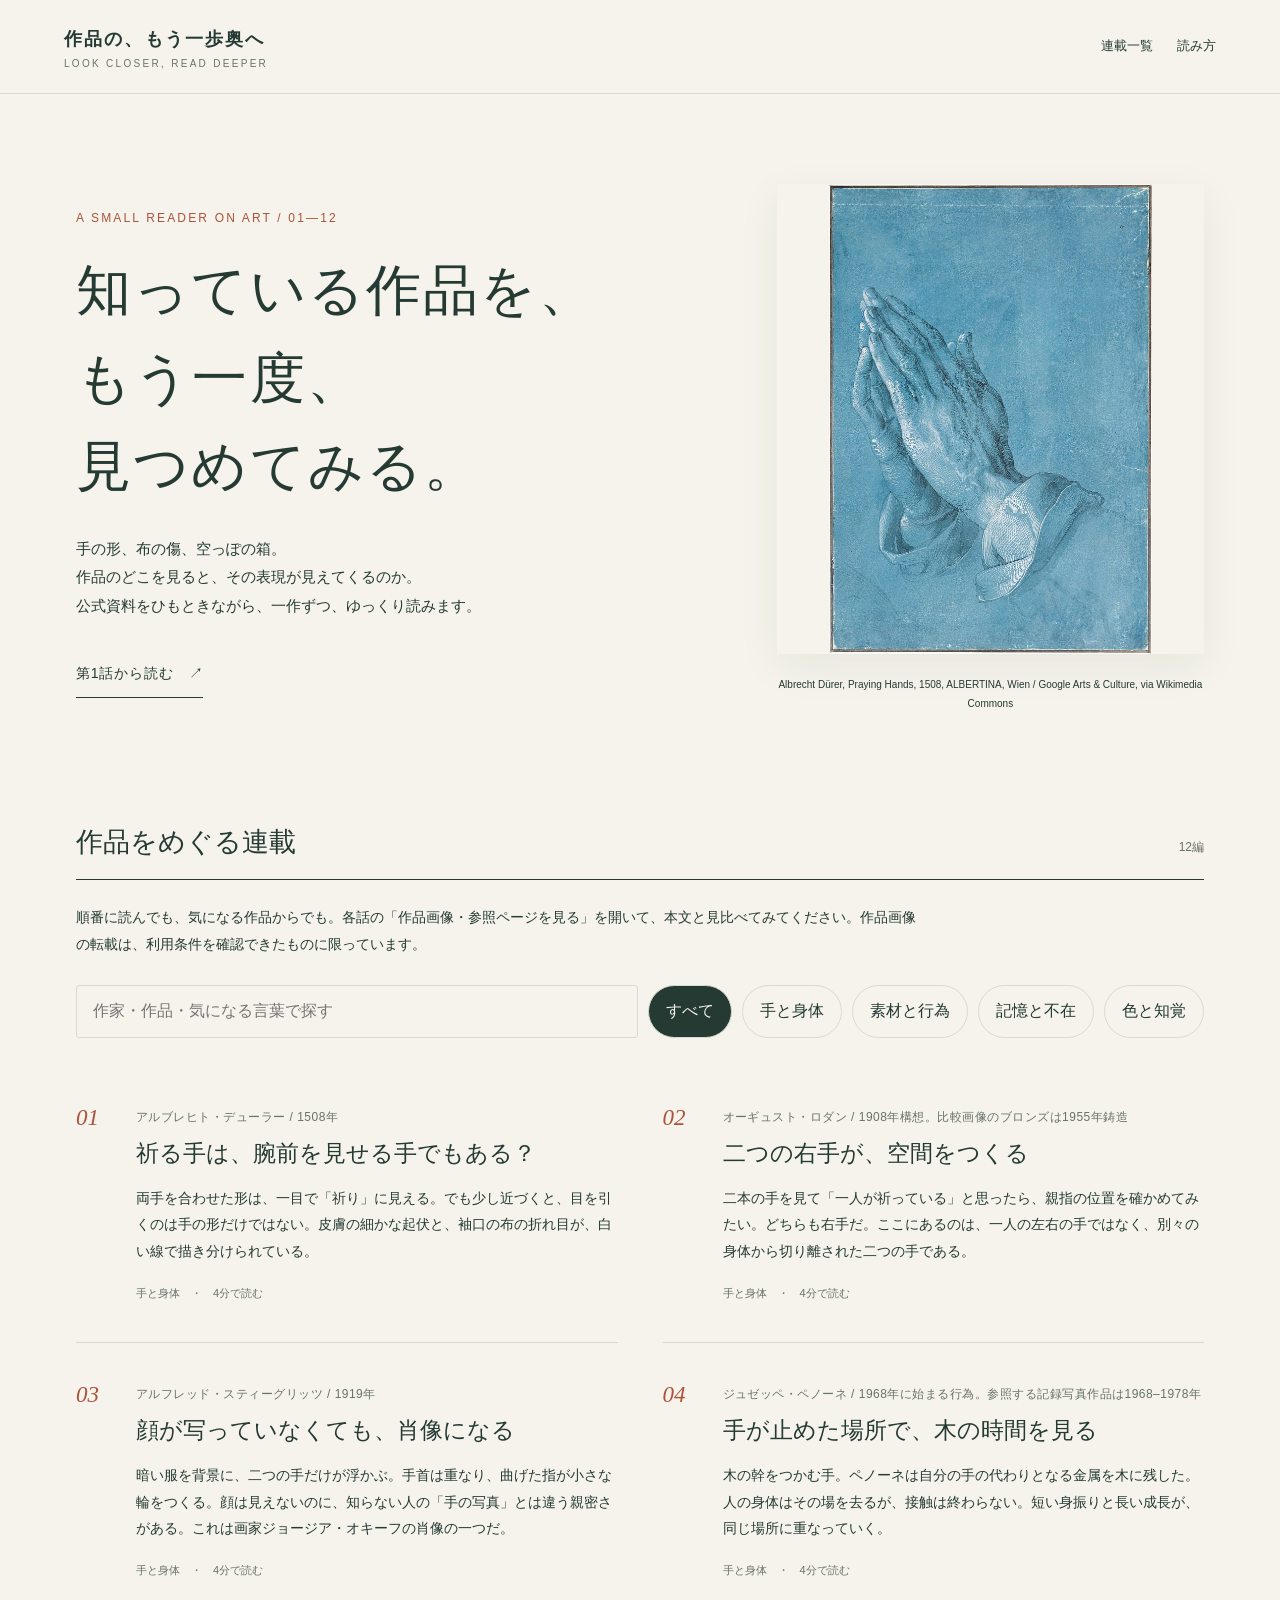
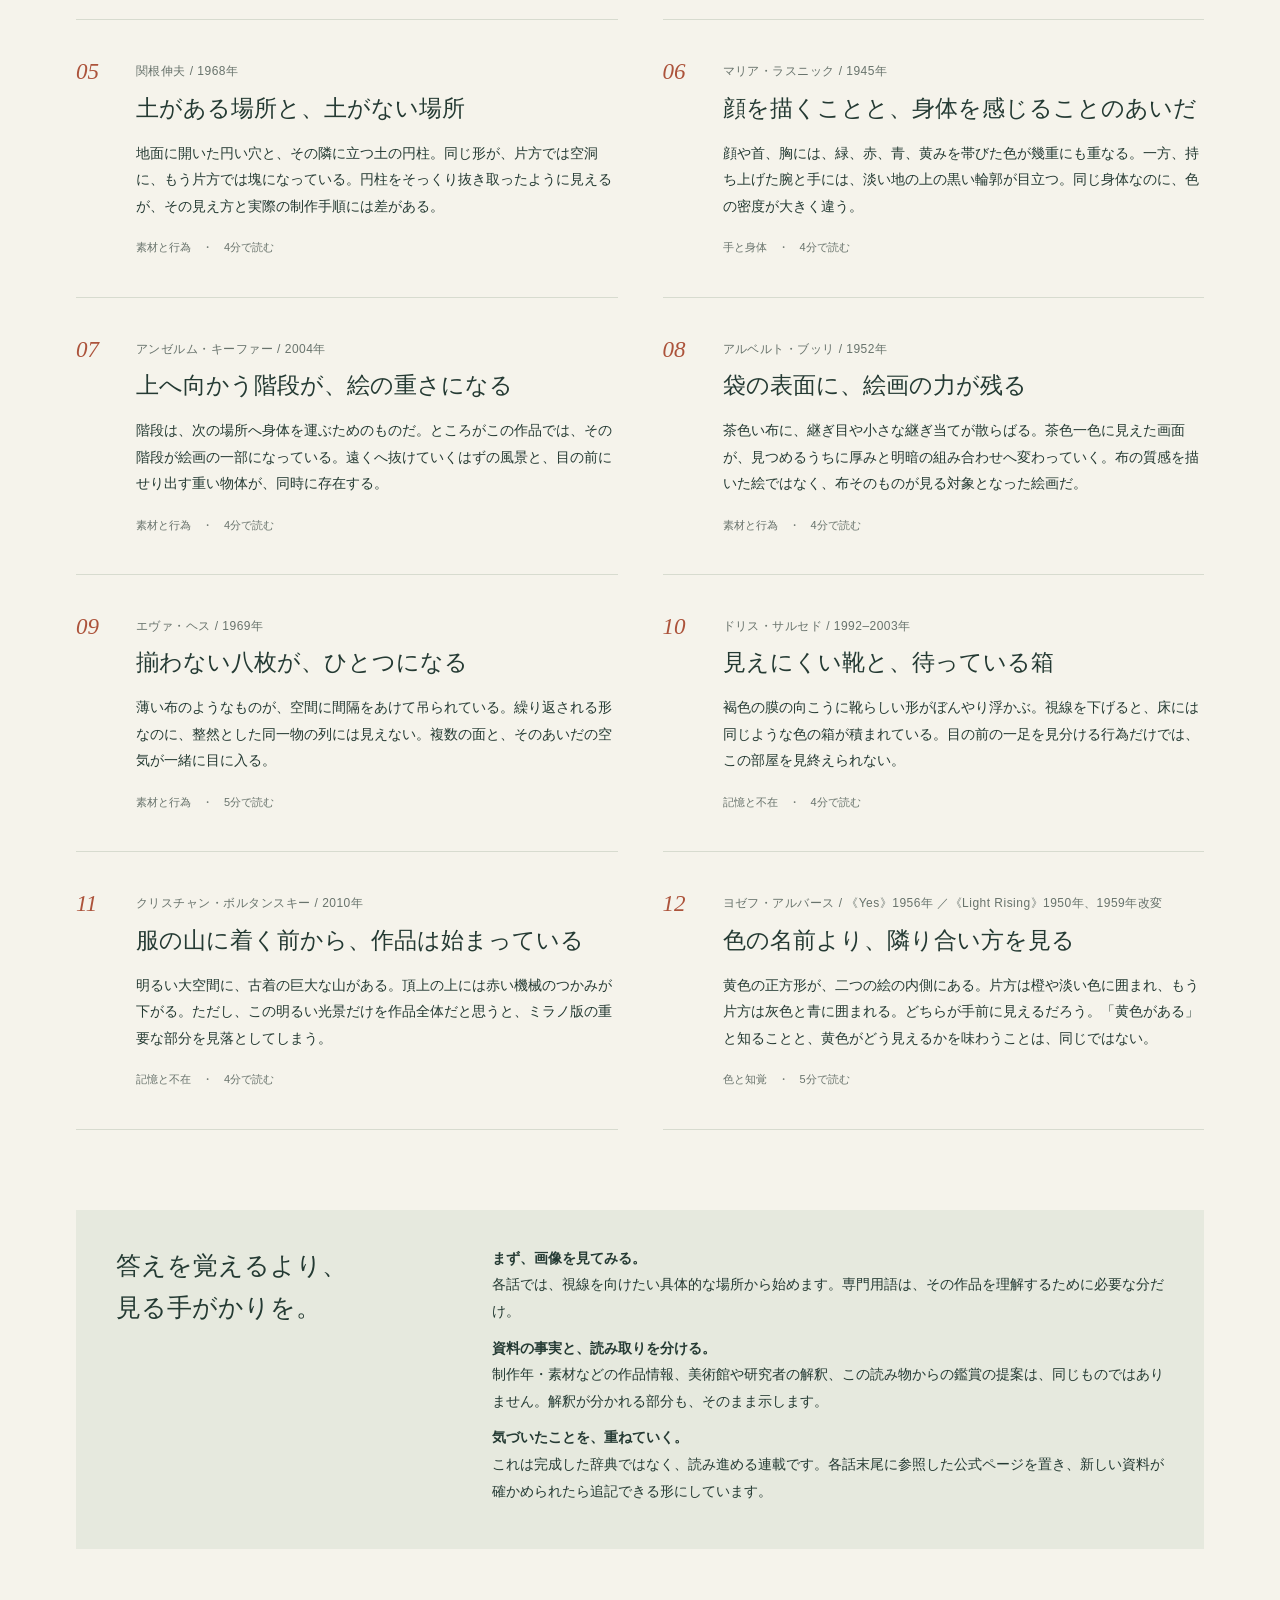
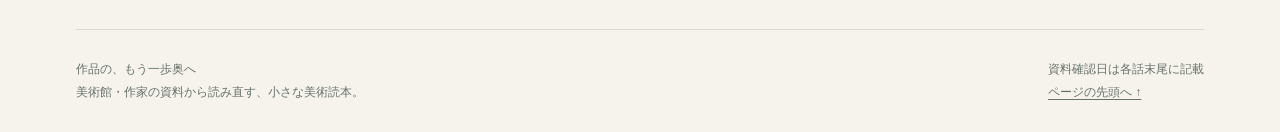
<file: index.html>
<!doctype html><html lang="ja"><head><meta charset="utf-8"><meta name="viewport" content="width=device-width,initial-scale=1"><meta name="theme-color" content="#243a33"><meta name="description" content="手・素材・身体・記憶をめぐる美術の読み物。公式資料をたどり、作品をもう一度見るための連載。"><title>美術を読む連載 | 作品の、もう一歩奥へ</title><link rel="stylesheet" href="./style.css"><link rel="icon" href="data:image/svg+xml,%3Csvg xmlns='http://www.w3.org/2000/svg' viewBox='0 0 64 64'%3E%3Crect width='64' height='64' rx='12' fill='%23243a33'/%3E%3Cpath d='M17 14v36m15-36v36m15-36v36' stroke='%23f5f3eb' stroke-width='2'/%3E%3C/svg%3E"></head><body id="top"><header><a class="brand" href="./">作品の、もう一歩奥へ<small>LOOK CLOSER, READ DEEPER</small></a><nav aria-label="主要ナビゲーション"><a href="./#series">連載一覧</a><a href="./#about">読み方</a></nav></header><main class="wrap"><section class="hero"><div><div class="eyebrow">A small reader on art / 01—12</div><h1>知っている作品を、<br>もう一度、<br>見つめてみる。</h1><p>手の形、布の傷、空っぽの箱。<br>作品のどこを見ると、その表現が見えてくるのか。<br>公式資料をひもときながら、一作ずつ、ゆっくり読みます。</p><a class="button" href="articles/durer-praying-hands.html">第1話から読む　↗</a></div><figure class="hero-art"><img src="assets/durer-praying-hands.jpg" alt="祈る手"><figcaption>Albrecht Dürer, Praying Hands, 1508, ALBERTINA, Wien / Google Arts &amp; Culture, via Wikimedia Commons</figcaption></figure></section><section id="series"><div class="section-title"><h2>作品をめぐる連載</h2><span id="count">12編</span></div><p class="intro-note">順番に読んでも、気になる作品からでも。各話の「作品画像・参照ページを見る」を開いて、本文と見比べてみてください。作品画像の転載は、利用条件を確認できたものに限っています。</p><div class="tools"><input type="search" id="search" aria-label="作家名や作品名で探す" placeholder="作家・作品・気になる言葉で探す"><button class="filter" aria-pressed="true" data-filter="all">すべて</button><button class="filter" aria-pressed="false" data-filter="hands">手と身体</button><button class="filter" aria-pressed="false" data-filter="material">素材と行為</button><button class="filter" aria-pressed="false" data-filter="memory">記憶と不在</button><button class="filter" aria-pressed="false" data-filter="color">色と知覚</button></div><div class="entries"><article class="entry" data-category="hands"><span class="num">01</span><div><span class="artist">アルブレヒト・デューラー / 1508年</span><h3><a href="articles/durer-praying-hands.html">祈る手は、腕前を見せる手でもある？</a></h3><p>両手を合わせた形は、一目で「祈り」に見える。でも少し近づくと、目を引くのは手の形だけではない。皮膚の細かな起伏と、袖口の布の折れ目が、白い線で描き分けられている。</p><span class="meta">手と身体　・　4分で読む</span></div></article><article class="entry" data-category="hands"><span class="num">02</span><div><span class="artist">オーギュスト・ロダン / 1908年構想。比較画像のブロンズは1955年鋳造</span><h3><a href="articles/rodin-cathedral.html">二つの右手が、空間をつくる</a></h3><p>二本の手を見て「一人が祈っている」と思ったら、親指の位置を確かめてみたい。どちらも右手だ。ここにあるのは、一人の左右の手ではなく、別々の身体から切り離された二つの手である。</p><span class="meta">手と身体　・　4分で読む</span></div></article><article class="entry" data-category="hands"><span class="num">03</span><div><span class="artist">アルフレッド・スティーグリッツ / 1919年</span><h3><a href="articles/stieglitz-okeeffe-hands.html">顔が写っていなくても、肖像になる</a></h3><p>暗い服を背景に、二つの手だけが浮かぶ。手首は重なり、曲げた指が小さな輪をつくる。顔は見えないのに、知らない人の「手の写真」とは違う親密さがある。これは画家ジョージア・オキーフの肖像の一つだ。</p><span class="meta">手と身体　・　4分で読む</span></div></article><article class="entry" data-category="hands"><span class="num">04</span><div><span class="artist">ジュゼッペ・ペノーネ / 1968年に始まる行為。参照する記録写真作品は1968–1978年</span><h3><a href="articles/penone-growth.html">手が止めた場所で、木の時間を見る</a></h3><p>木の幹をつかむ手。ペノーネは自分の手の代わりとなる金属を木に残した。人の身体はその場を去るが、接触は終わらない。短い身振りと長い成長が、同じ場所に重なっていく。</p><span class="meta">手と身体　・　4分で読む</span></div></article><article class="entry" data-category="material"><span class="num">05</span><div><span class="artist">関根伸夫 / 1968年</span><h3><a href="articles/sekine-phase-earth.html">土がある場所と、土がない場所</a></h3><p>地面に開いた円い穴と、その隣に立つ土の円柱。同じ形が、片方では空洞に、もう片方では塊になっている。円柱をそっくり抜き取ったように見えるが、その見え方と実際の制作手順には差がある。</p><span class="meta">素材と行為　・　4分で読む</span></div></article><article class="entry" data-category="hands"><span class="num">06</span><div><span class="artist">マリア・ラスニック / 1945年</span><h3><a href="articles/lassnig-expressive-self.html">顔を描くことと、身体を感じることのあいだ</a></h3><p>顔や首、胸には、緑、赤、青、黄みを帯びた色が幾重にも重なる。一方、持ち上げた腕と手には、淡い地の上の黒い輪郭が目立つ。同じ身体なのに、色の密度が大きく違う。</p><span class="meta">手と身体　・　4分で読む</span></div></article><article class="entry" data-category="material"><span class="num">07</span><div><span class="artist">アンゼルム・キーファー / 2004年</span><h3><a href="articles/kiefer-lost-2004.html">上へ向かう階段が、絵の重さになる</a></h3><p>階段は、次の場所へ身体を運ぶためのものだ。ところがこの作品では、その階段が絵画の一部になっている。遠くへ抜けていくはずの風景と、目の前にせり出す重い物体が、同時に存在する。</p><span class="meta">素材と行為　・　4分で読む</span></div></article><article class="entry" data-category="material"><span class="num">08</span><div><span class="artist">アルベルト・ブッリ / 1952年</span><h3><a href="articles/burri-grande-sacco-1952.html">袋の表面に、絵画の力が残る</a></h3><p>茶色い布に、継ぎ目や小さな継ぎ当てが散らばる。茶色一色に見えた画面が、見つめるうちに厚みと明暗の組み合わせへ変わっていく。布の質感を描いた絵ではなく、布そのものが見る対象となった絵画だ。</p><span class="meta">素材と行為　・　4分で読む</span></div></article><article class="entry" data-category="material"><span class="num">09</span><div><span class="artist">エヴァ・ヘス / 1969年</span><h3><a href="articles/hesse-contingent-1969.html">揃わない八枚が、ひとつになる</a></h3><p>薄い布のようなものが、空間に間隔をあけて吊られている。繰り返される形なのに、整然とした同一物の列には見えない。複数の面と、そのあいだの空気が一緒に目に入る。</p><span class="meta">素材と行為　・　5分で読む</span></div></article><article class="entry" data-category="memory"><span class="num">10</span><div><span class="artist">ドリス・サルセド / 1992–2003年</span><h3><a href="articles/salcedo-atrabiliarios.html">見えにくい靴と、待っている箱</a></h3><p>褐色の膜の向こうに靴らしい形がぼんやり浮かぶ。視線を下げると、床には同じような色の箱が積まれている。目の前の一足を見分ける行為だけでは、この部屋を見終えられない。</p><span class="meta">記憶と不在　・　4分で読む</span></div></article><article class="entry" data-category="memory"><span class="num">11</span><div><span class="artist">クリスチャン・ボルタンスキー / 2010年</span><h3><a href="articles/boltanski-personnes-milan-2010.html">服の山に着く前から、作品は始まっている</a></h3><p>明るい大空間に、古着の巨大な山がある。頂上の上には赤い機械のつかみが下がる。ただし、この明るい光景だけを作品全体だと思うと、ミラノ版の重要な部分を見落としてしまう。</p><span class="meta">記憶と不在　・　4分で読む</span></div></article><article class="entry" data-category="color"><span class="num">12</span><div><span class="artist">ヨゼフ・アルバース / 《Yes》1956年 ／《Light Rising》1950年、1959年改変</span><h3><a href="articles/albers-color-order.html">色の名前より、隣り合い方を見る</a></h3><p>黄色の正方形が、二つの絵の内側にある。片方は橙や淡い色に囲まれ、もう片方は灰色と青に囲まれる。どちらが手前に見えるだろう。「黄色がある」と知ることと、黄色がどう見えるかを味わうことは、同じではない。</p><span class="meta">色と知覚　・　5分で読む</span></div></article></div><p id="empty" class="empty" hidden>該当する記事がありません。別の言葉で探してください。</p></section><section id="about" class="guide"><h2>答えを覚えるより、<br>見る手がかりを。</h2><div><p><strong>まず、画像を見てみる。</strong><br>各話では、視線を向けたい具体的な場所から始めます。専門用語は、その作品を理解するために必要な分だけ。</p><p><strong>資料の事実と、読み取りを分ける。</strong><br>制作年・素材などの作品情報、美術館や研究者の解釈、この読み物からの鑑賞の提案は、同じものではありません。解釈が分かれる部分も、そのまま示します。</p><p><strong>気づいたことを、重ねていく。</strong><br>これは完成した辞典ではなく、読み進める連載です。各話末尾に参照した公式ページを置き、新しい資料が確かめられたら追記できる形にしています。</p></div></section><footer class="footer"><span>作品の、もう一歩奥へ<br>美術館・作家の資料から読み直す、小さな美術読本。</span><span>資料確認日は各話末尾に記載<br><a href="#top" class="backtop">ページの先頭へ ↑</a></span></footer></main><script src="./app.js"></script></body></html>
</file>
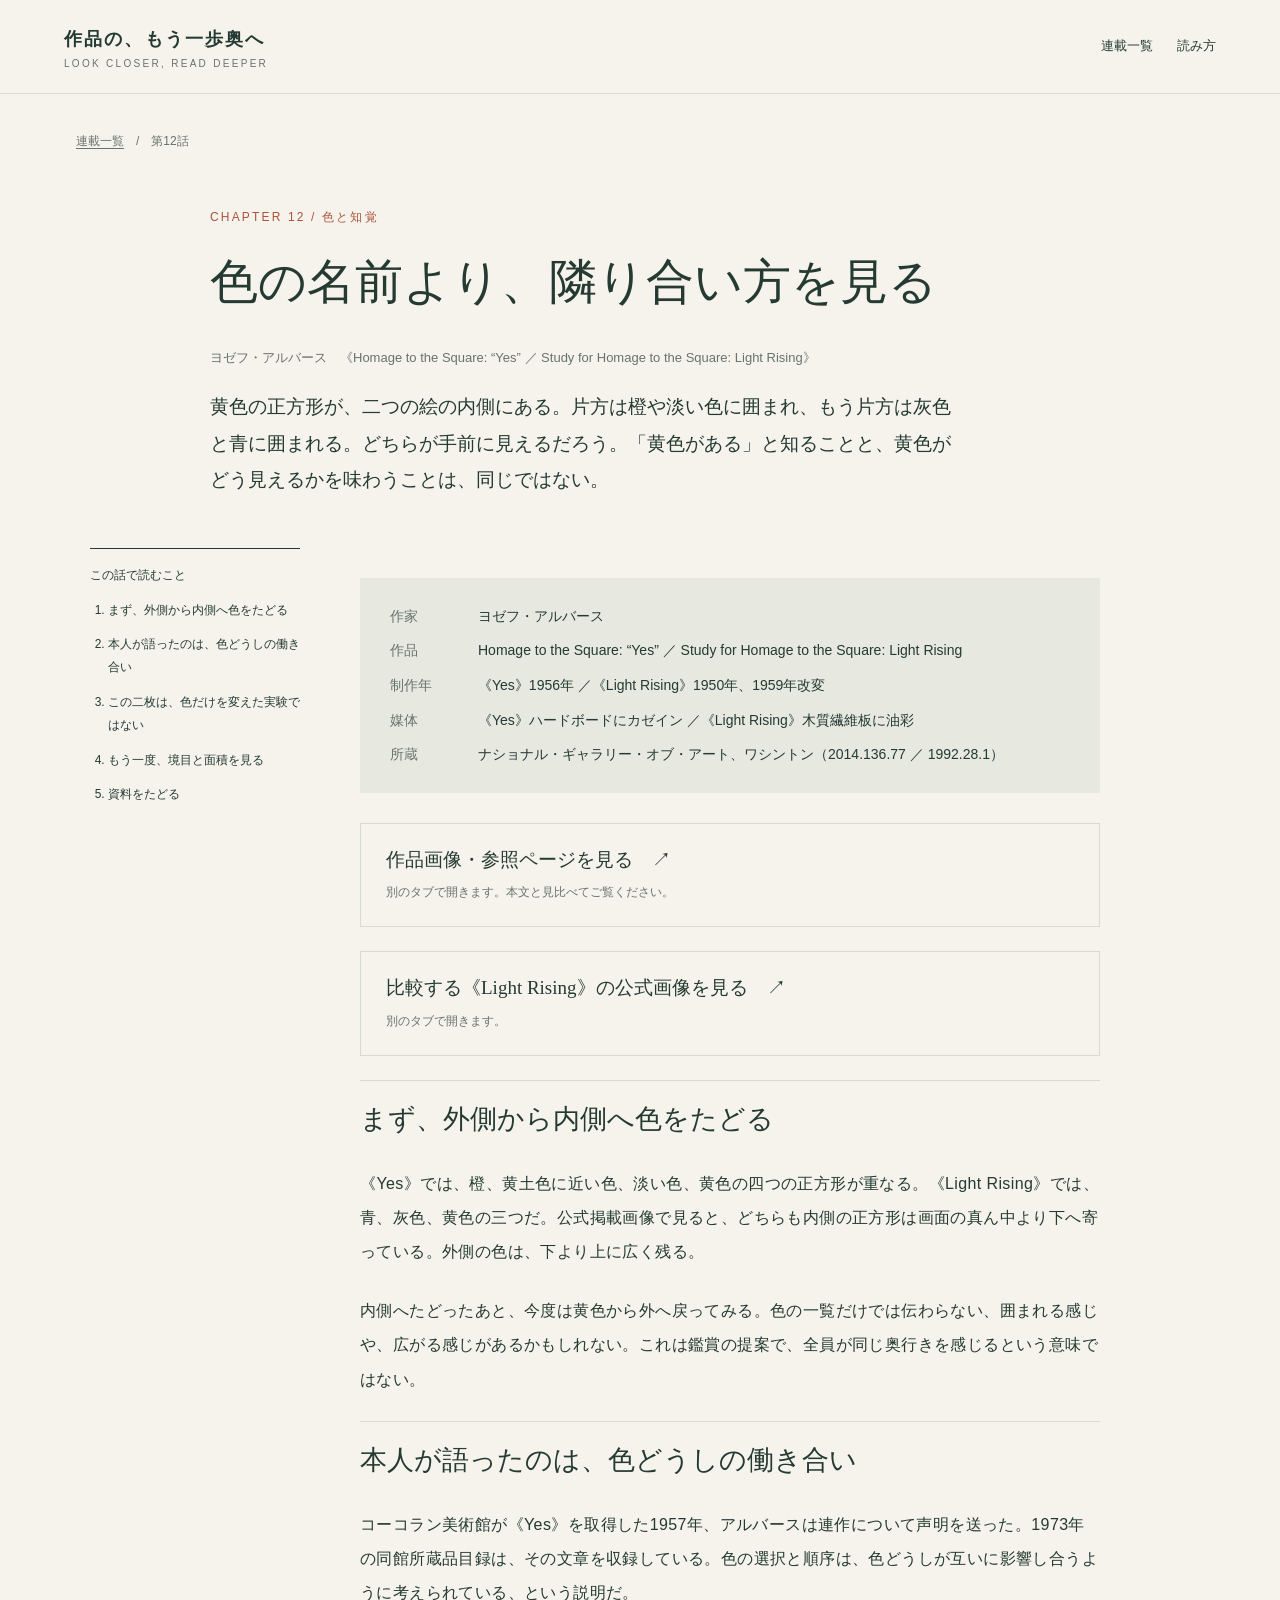
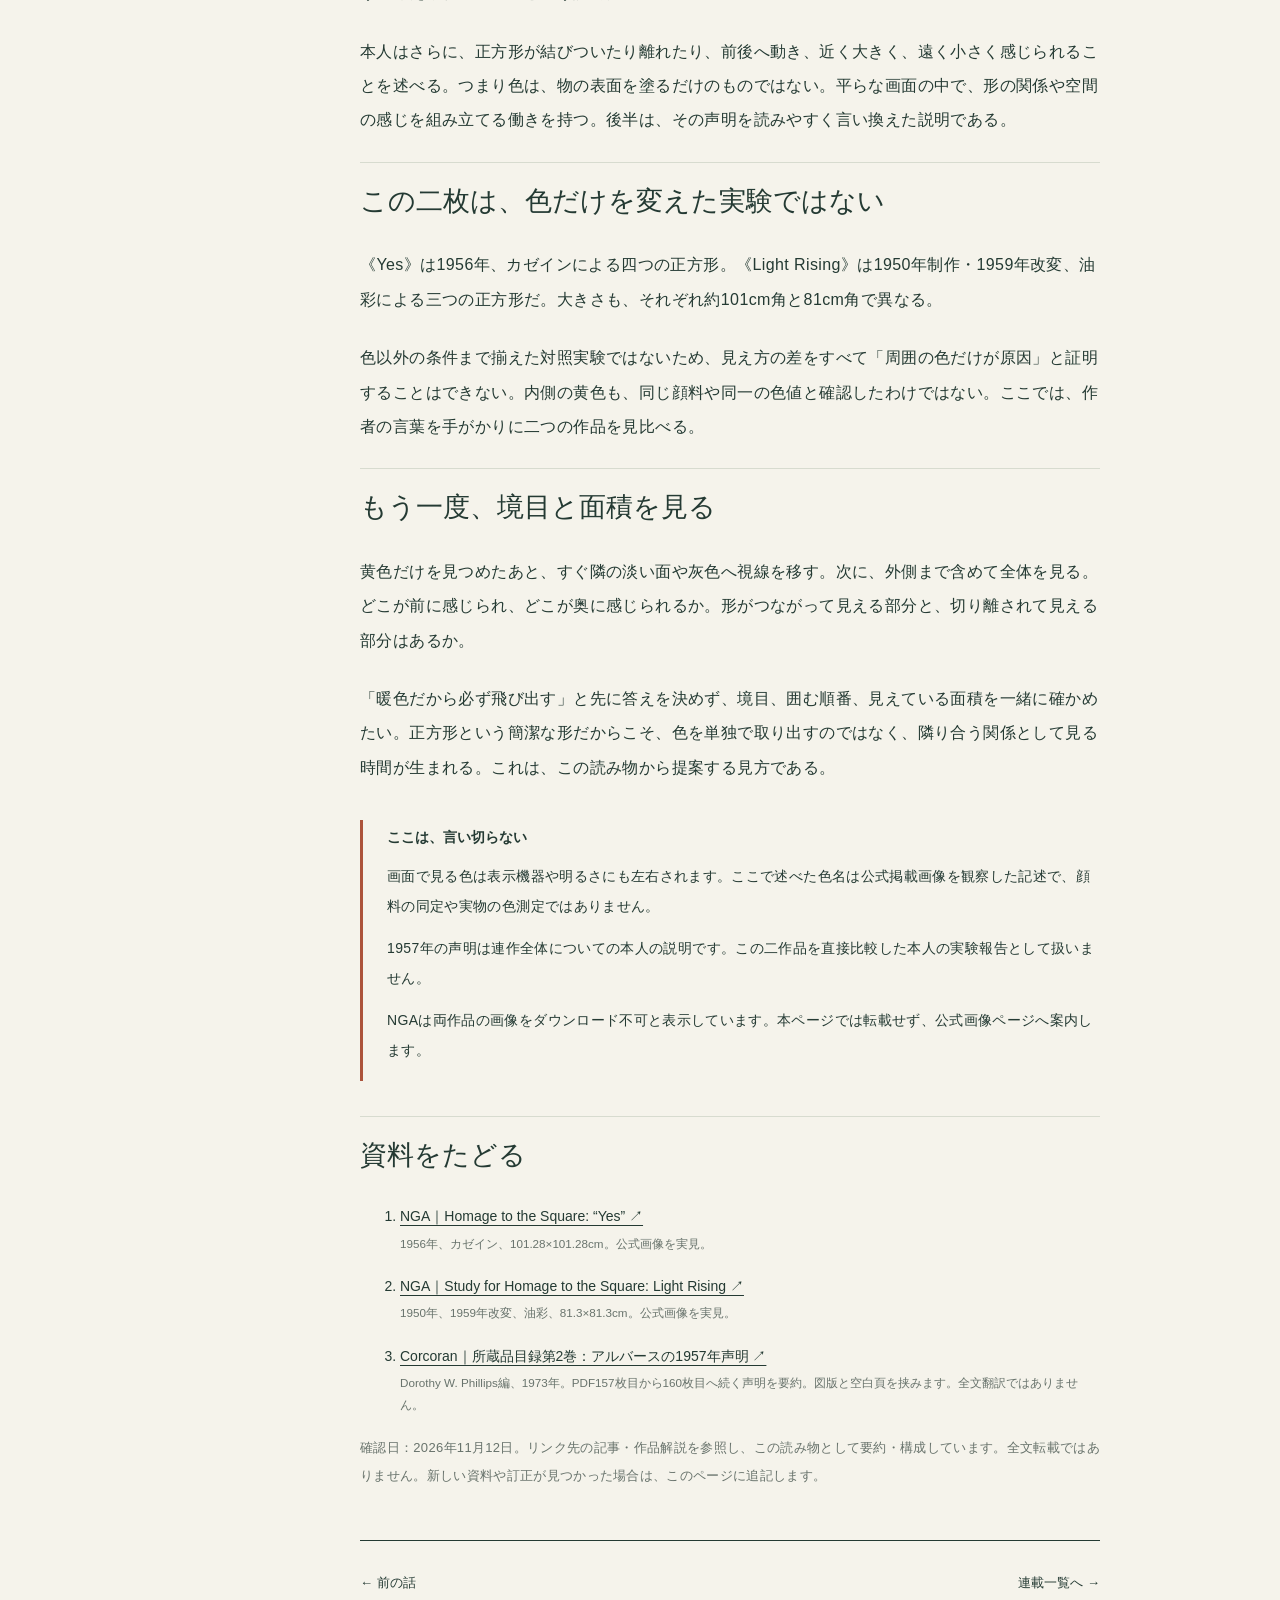
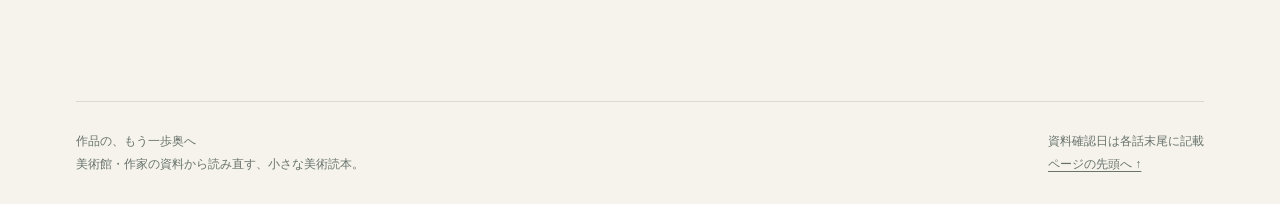
<file: articles/albers-color-order.html>
<!doctype html><html lang="ja"><head><meta charset="utf-8"><meta name="viewport" content="width=device-width,initial-scale=1"><meta name="theme-color" content="#243a33"><meta name="description" content="手・素材・身体・記憶をめぐる美術の読み物。公式資料をたどり、作品をもう一度見るための連載。"><title>色の名前より、隣り合い方を見る | 作品の、もう一歩奥へ</title><link rel="stylesheet" href="../style.css"><link rel="icon" href="data:image/svg+xml,%3Csvg xmlns='http://www.w3.org/2000/svg' viewBox='0 0 64 64'%3E%3Crect width='64' height='64' rx='12' fill='%23243a33'/%3E%3Cpath d='M17 14v36m15-36v36m15-36v36' stroke='%23f5f3eb' stroke-width='2'/%3E%3C/svg%3E"></head><body id="top"><header><a class="brand" href="../">作品の、もう一歩奥へ<small>LOOK CLOSER, READ DEEPER</small></a><nav aria-label="主要ナビゲーション"><a href="../#series">連載一覧</a><a href="../#about">読み方</a></nav></header><main class="wrap"><div class="breadcrumbs"><a href="../#series">連載一覧</a>　/　第12話</div><section class="article-top"><div class="eyebrow">Chapter 12 / 色と知覚</div><h1>色の名前より、隣り合い方を見る</h1><div class="artist">ヨゼフ・アルバース　《Homage to the Square: “Yes” ／ Study for Homage to the Square: Light Rising》</div><p class="lead">黄色の正方形が、二つの絵の内側にある。片方は橙や淡い色に囲まれ、もう片方は灰色と青に囲まれる。どちらが手前に見えるだろう。「黄色がある」と知ることと、黄色がどう見えるかを味わうことは、同じではない。</p></section><div class="article-layout"><aside class="toc" aria-label="この記事の目次">この話で読むこと<ol><li><a href="#s0">まず、外側から内側へ色をたどる</a></li><li><a href="#s1">本人が語ったのは、色どうしの働き合い</a></li><li><a href="#s2">この二枚は、色だけを変えた実験ではない</a></li><li><a href="#s3">もう一度、境目と面積を見る</a></li><li><a href="#sources">資料をたどる</a></li></ol></aside><article class="reading"><div class="art-facts"><dl><dt>作家</dt><dd>ヨゼフ・アルバース</dd><dt>作品</dt><dd>Homage to the Square: “Yes” ／ Study for Homage to the Square: Light Rising</dd><dt>制作年</dt><dd>《Yes》1956年 ／《Light Rising》1950年、1959年改変</dd><dt>媒体</dt><dd>《Yes》ハードボードにカゼイン ／《Light Rising》木質繊維板に油彩</dd><dt>所蔵</dt><dd>ナショナル・ギャラリー・オブ・アート、ワシントン（2014.136.77 ／ 1992.28.1）</dd></dl></div><a class="art-link" href="https://www.nga.gov/artworks/195048-homage-square-yes" target="_blank" rel="noopener noreferrer"><strong>作品画像・参照ページを見る　↗</strong><small>別のタブで開きます。本文と見比べてご覧ください。</small></a><a class="art-link" href="https://www.nga.gov/artworks/74822-study-homage-square-light-rising" target="_blank" rel="noopener noreferrer"><strong>比較する《Light Rising》の公式画像を見る　↗</strong><small>別のタブで開きます。</small></a><section id="s0"><h2>まず、外側から内側へ色をたどる</h2><p>《Yes》では、橙、黄土色に近い色、淡い色、黄色の四つの正方形が重なる。《Light Rising》では、青、灰色、黄色の三つだ。公式掲載画像で見ると、どちらも内側の正方形は画面の真ん中より下へ寄っている。外側の色は、下より上に広く残る。</p><p>内側へたどったあと、今度は黄色から外へ戻ってみる。色の一覧だけでは伝わらない、囲まれる感じや、広がる感じがあるかもしれない。これは鑑賞の提案で、全員が同じ奥行きを感じるという意味ではない。</p></section><section id="s1"><h2>本人が語ったのは、色どうしの働き合い</h2><p>コーコラン美術館が《Yes》を取得した1957年、アルバースは連作について声明を送った。1973年の同館所蔵品目録は、その文章を収録している。色の選択と順序は、色どうしが互いに影響し合うように考えられている、という説明だ。</p><p>本人はさらに、正方形が結びついたり離れたり、前後へ動き、近く大きく、遠く小さく感じられることを述べる。つまり色は、物の表面を塗るだけのものではない。平らな画面の中で、形の関係や空間の感じを組み立てる働きを持つ。後半は、その声明を読みやすく言い換えた説明である。</p></section><section id="s2"><h2>この二枚は、色だけを変えた実験ではない</h2><p>《Yes》は1956年、カゼインによる四つの正方形。《Light Rising》は1950年制作・1959年改変、油彩による三つの正方形だ。大きさも、それぞれ約101cm角と81cm角で異なる。</p><p>色以外の条件まで揃えた対照実験ではないため、見え方の差をすべて「周囲の色だけが原因」と証明することはできない。内側の黄色も、同じ顔料や同一の色値と確認したわけではない。ここでは、作者の言葉を手がかりに二つの作品を見比べる。</p></section><section id="s3"><h2>もう一度、境目と面積を見る</h2><p>黄色だけを見つめたあと、すぐ隣の淡い面や灰色へ視線を移す。次に、外側まで含めて全体を見る。どこが前に感じられ、どこが奥に感じられるか。形がつながって見える部分と、切り離されて見える部分はあるか。</p><p>「暖色だから必ず飛び出す」と先に答えを決めず、境目、囲む順番、見えている面積を一緒に確かめたい。正方形という簡潔な形だからこそ、色を単独で取り出すのではなく、隣り合う関係として見る時間が生まれる。これは、この読み物から提案する見方である。</p></section><aside class="caution"><h3>ここは、言い切らない</h3><p>画面で見る色は表示機器や明るさにも左右されます。ここで述べた色名は公式掲載画像を観察した記述で、顔料の同定や実物の色測定ではありません。</p><p>1957年の声明は連作全体についての本人の説明です。この二作品を直接比較した本人の実験報告として扱いません。</p><p>NGAは両作品の画像をダウンロード不可と表示しています。本ページでは転載せず、公式画像ページへ案内します。</p></aside><section id="sources"><h2>資料をたどる</h2><ol class="sources"><li><a href="https://www.nga.gov/artworks/195048-homage-square-yes" target="_blank" rel="noopener noreferrer">NGA｜Homage to the Square: “Yes” ↗</a><small>1956年、カゼイン、101.28×101.28cm。公式画像を実見。</small></li><li><a href="https://www.nga.gov/artworks/74822-study-homage-square-light-rising" target="_blank" rel="noopener noreferrer">NGA｜Study for Homage to the Square: Light Rising ↗</a><small>1950年、1959年改変、油彩、81.3×81.3cm。公式画像を実見。</small></li><li><a href="https://www.nga.gov/content/dam/ngaweb/research/publications/pdfs/the-corcoran-gallery-of-art-vol-2.pdf#page=157" target="_blank" rel="noopener noreferrer">Corcoran｜所蔵品目録第2巻：アルバースの1957年声明 ↗</a><small>Dorothy W. Phillips編、1973年。PDF157枚目から160枚目へ続く声明を要約。図版と空白頁を挟みます。全文翻訳ではありません。</small></li></ol><p class="closing">確認日：2026年11月12日。リンク先の記事・作品解説を参照し、この読み物として要約・構成しています。全文転載ではありません。新しい資料や訂正が見つかった場合は、このページに追記します。</p></section><nav class="next-links" aria-label="前後の記事"><a href="boltanski-personnes-milan-2010.html">← 前の話</a><a href="../#series">連載一覧へ →</a></nav></article></div><footer class="footer"><span>作品の、もう一歩奥へ<br>美術館・作家の資料から読み直す、小さな美術読本。</span><span>資料確認日は各話末尾に記載<br><a href="#top" class="backtop">ページの先頭へ ↑</a></span></footer></main><script src="../app.js"></script></body></html>
</file>
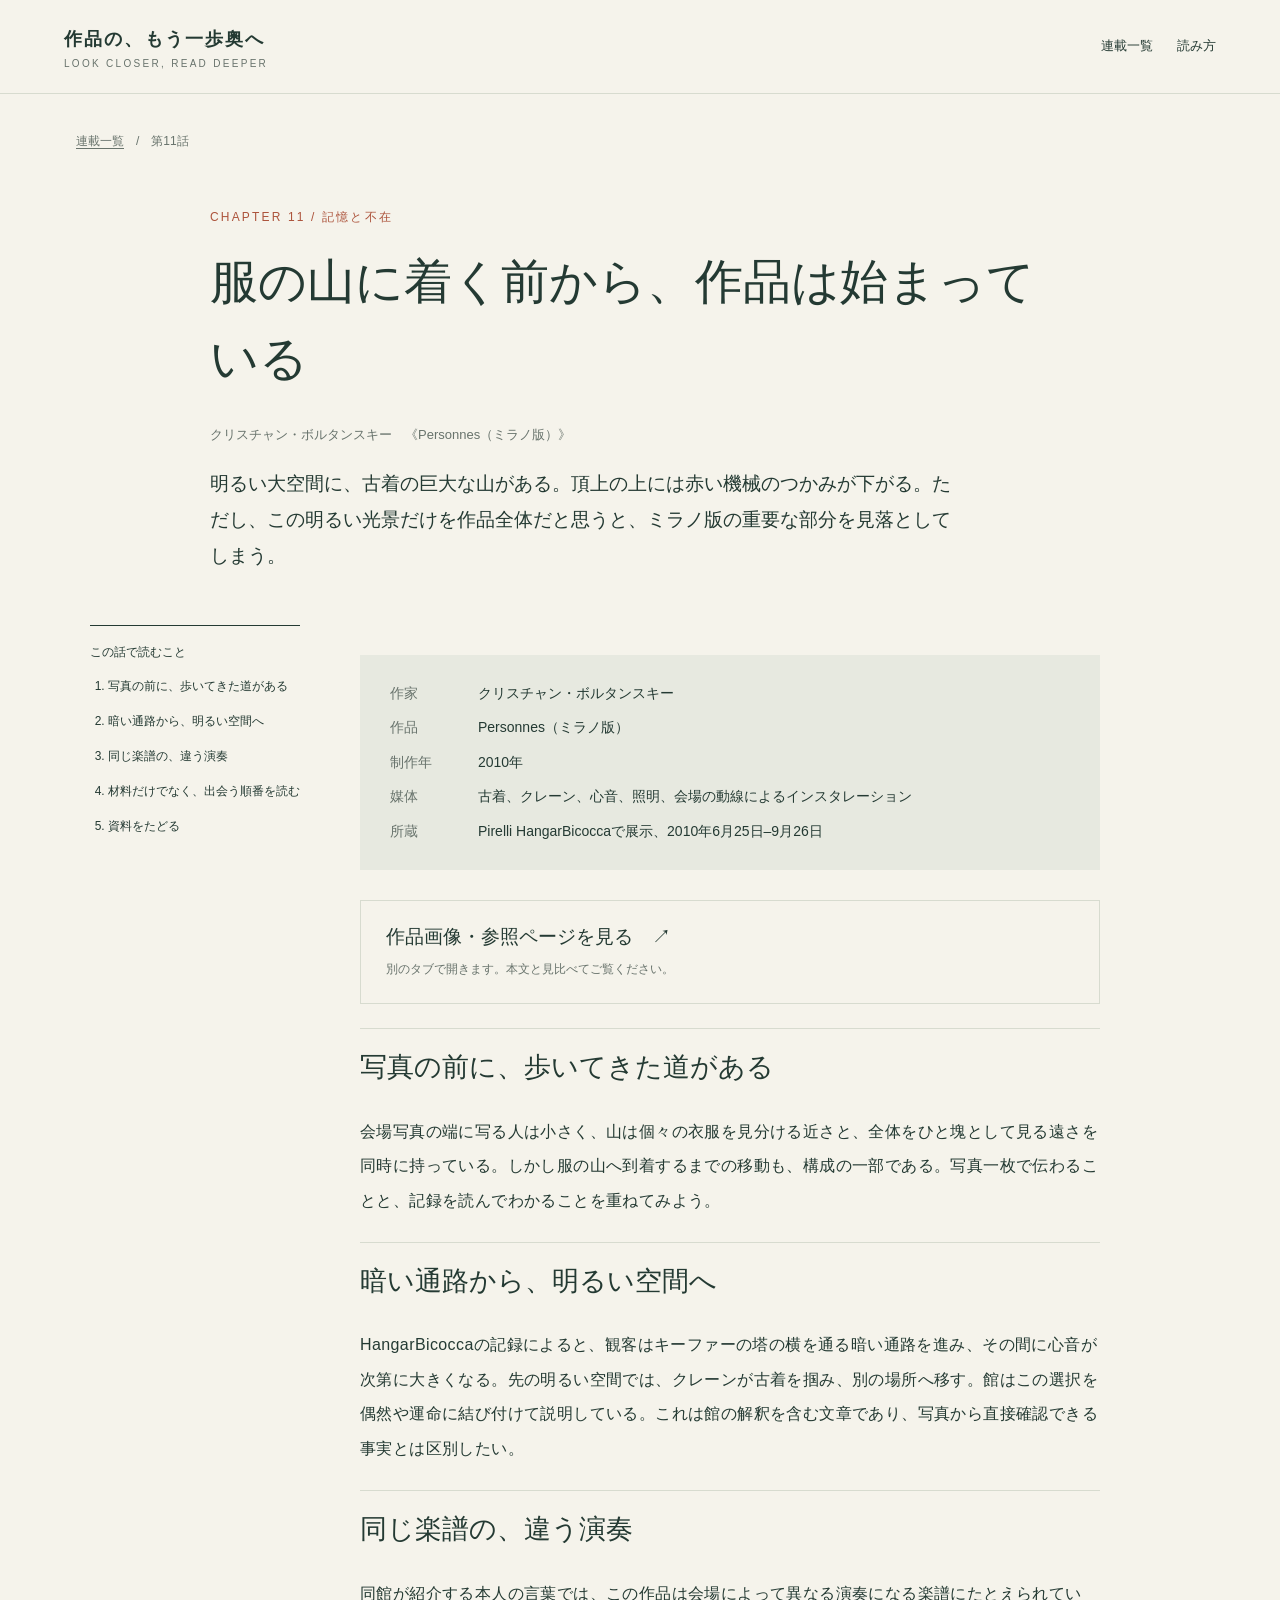
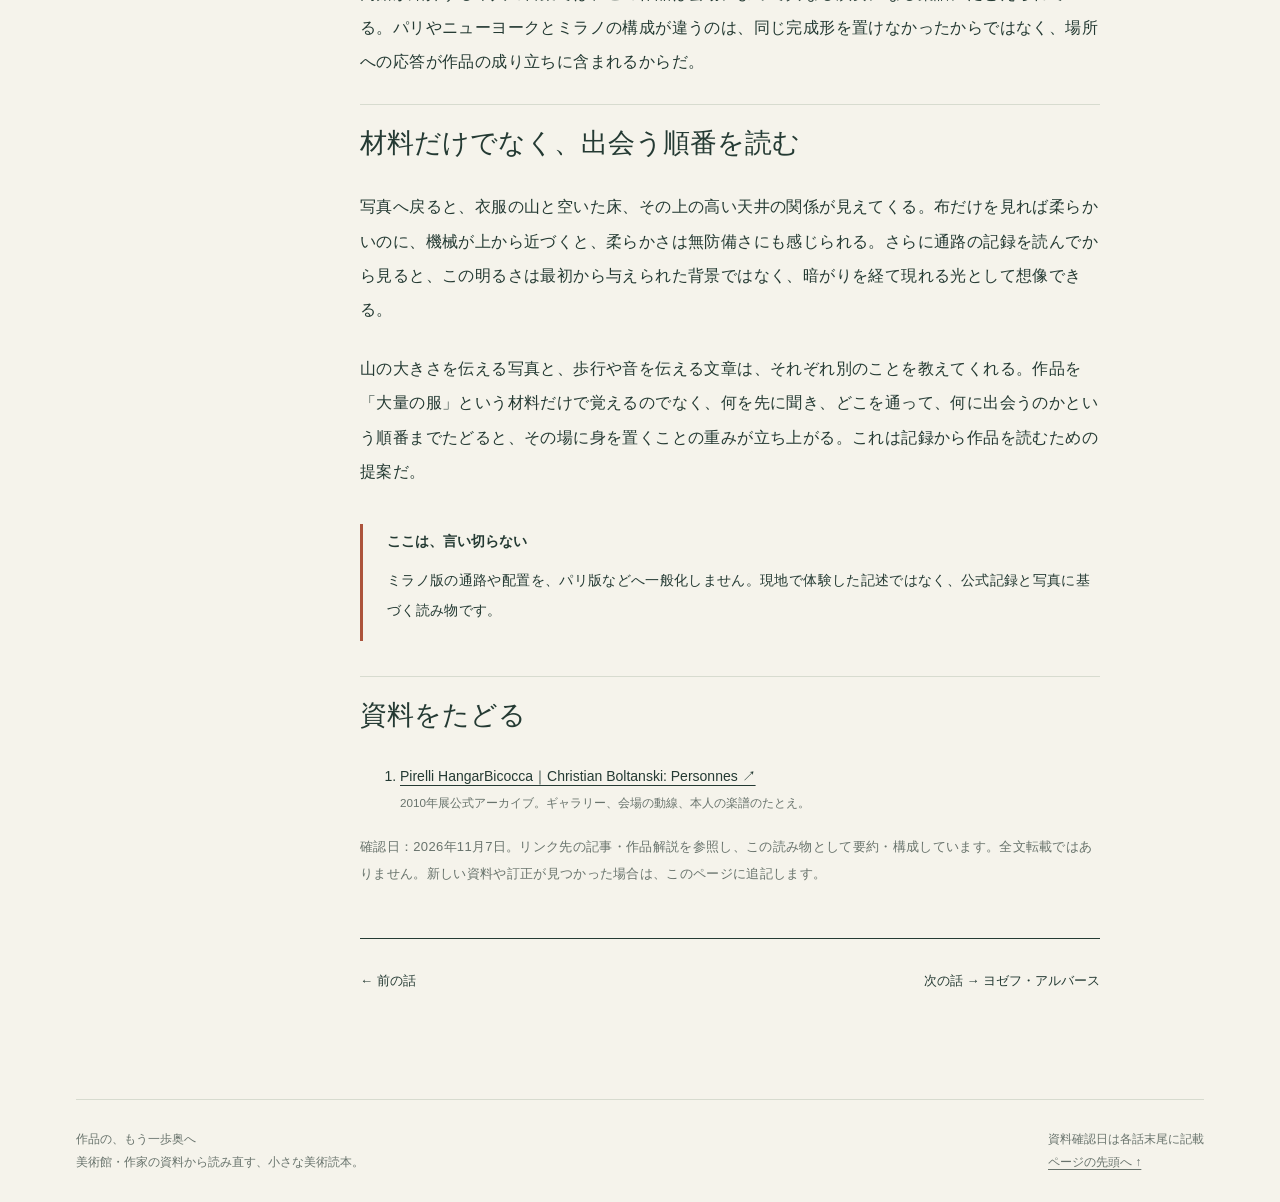
<file: articles/boltanski-personnes-milan-2010.html>
<!doctype html><html lang="ja"><head><meta charset="utf-8"><meta name="viewport" content="width=device-width,initial-scale=1"><meta name="theme-color" content="#243a33"><meta name="description" content="手・素材・身体・記憶をめぐる美術の読み物。公式資料をたどり、作品をもう一度見るための連載。"><title>服の山に着く前から、作品は始まっている | 作品の、もう一歩奥へ</title><link rel="stylesheet" href="../style.css"><link rel="icon" href="data:image/svg+xml,%3Csvg xmlns='http://www.w3.org/2000/svg' viewBox='0 0 64 64'%3E%3Crect width='64' height='64' rx='12' fill='%23243a33'/%3E%3Cpath d='M17 14v36m15-36v36m15-36v36' stroke='%23f5f3eb' stroke-width='2'/%3E%3C/svg%3E"></head><body id="top"><header><a class="brand" href="../">作品の、もう一歩奥へ<small>LOOK CLOSER, READ DEEPER</small></a><nav aria-label="主要ナビゲーション"><a href="../#series">連載一覧</a><a href="../#about">読み方</a></nav></header><main class="wrap"><div class="breadcrumbs"><a href="../#series">連載一覧</a>　/　第11話</div><section class="article-top"><div class="eyebrow">Chapter 11 / 記憶と不在</div><h1>服の山に着く前から、作品は始まっている</h1><div class="artist">クリスチャン・ボルタンスキー　《Personnes（ミラノ版）》</div><p class="lead">明るい大空間に、古着の巨大な山がある。頂上の上には赤い機械のつかみが下がる。ただし、この明るい光景だけを作品全体だと思うと、ミラノ版の重要な部分を見落としてしまう。</p></section><div class="article-layout"><aside class="toc" aria-label="この記事の目次">この話で読むこと<ol><li><a href="#s0">写真の前に、歩いてきた道がある</a></li><li><a href="#s1">暗い通路から、明るい空間へ</a></li><li><a href="#s2">同じ楽譜の、違う演奏</a></li><li><a href="#s3">材料だけでなく、出会う順番を読む</a></li><li><a href="#sources">資料をたどる</a></li></ol></aside><article class="reading"><div class="art-facts"><dl><dt>作家</dt><dd>クリスチャン・ボルタンスキー</dd><dt>作品</dt><dd>Personnes（ミラノ版）</dd><dt>制作年</dt><dd>2010年</dd><dt>媒体</dt><dd>古着、クレーン、心音、照明、会場の動線によるインスタレーション</dd><dt>所蔵</dt><dd>Pirelli HangarBicoccaで展示、2010年6月25日–9月26日</dd></dl></div><a class="art-link" href="https://pirellihangarbicocca.org/en/exhibition/christian-boltanski-personnes/" target="_blank" rel="noopener noreferrer"><strong>作品画像・参照ページを見る　↗</strong><small>別のタブで開きます。本文と見比べてご覧ください。</small></a><section id="s0"><h2>写真の前に、歩いてきた道がある</h2><p>会場写真の端に写る人は小さく、山は個々の衣服を見分ける近さと、全体をひと塊として見る遠さを同時に持っている。しかし服の山へ到着するまでの移動も、構成の一部である。写真一枚で伝わることと、記録を読んでわかることを重ねてみよう。</p></section><section id="s1"><h2>暗い通路から、明るい空間へ</h2><p>HangarBicoccaの記録によると、観客はキーファーの塔の横を通る暗い通路を進み、その間に心音が次第に大きくなる。先の明るい空間では、クレーンが古着を掴み、別の場所へ移す。館はこの選択を偶然や運命に結び付けて説明している。これは館の解釈を含む文章であり、写真から直接確認できる事実とは区別したい。</p></section><section id="s2"><h2>同じ楽譜の、違う演奏</h2><p>同館が紹介する本人の言葉では、この作品は会場によって異なる演奏になる楽譜にたとえられている。パリやニューヨークとミラノの構成が違うのは、同じ完成形を置けなかったからではなく、場所への応答が作品の成り立ちに含まれるからだ。</p></section><section id="s3"><h2>材料だけでなく、出会う順番を読む</h2><p>写真へ戻ると、衣服の山と空いた床、その上の高い天井の関係が見えてくる。布だけを見れば柔らかいのに、機械が上から近づくと、柔らかさは無防備さにも感じられる。さらに通路の記録を読んでから見ると、この明るさは最初から与えられた背景ではなく、暗がりを経て現れる光として想像できる。</p><p>山の大きさを伝える写真と、歩行や音を伝える文章は、それぞれ別のことを教えてくれる。作品を「大量の服」という材料だけで覚えるのでなく、何を先に聞き、どこを通って、何に出会うのかという順番までたどると、その場に身を置くことの重みが立ち上がる。これは記録から作品を読むための提案だ。</p></section><aside class="caution"><h3>ここは、言い切らない</h3><p>ミラノ版の通路や配置を、パリ版などへ一般化しません。現地で体験した記述ではなく、公式記録と写真に基づく読み物です。</p></aside><section id="sources"><h2>資料をたどる</h2><ol class="sources"><li><a href="https://pirellihangarbicocca.org/en/exhibition/christian-boltanski-personnes/" target="_blank" rel="noopener noreferrer">Pirelli HangarBicocca｜Christian Boltanski: Personnes ↗</a><small>2010年展公式アーカイブ。ギャラリー、会場の動線、本人の楽譜のたとえ。</small></li></ol><p class="closing">確認日：2026年11月7日。リンク先の記事・作品解説を参照し、この読み物として要約・構成しています。全文転載ではありません。新しい資料や訂正が見つかった場合は、このページに追記します。</p></section><nav class="next-links" aria-label="前後の記事"><a href="salcedo-atrabiliarios.html">← 前の話</a><a href="albers-color-order.html">次の話 → ヨゼフ・アルバース</a></nav></article></div><footer class="footer"><span>作品の、もう一歩奥へ<br>美術館・作家の資料から読み直す、小さな美術読本。</span><span>資料確認日は各話末尾に記載<br><a href="#top" class="backtop">ページの先頭へ ↑</a></span></footer></main><script src="../app.js"></script></body></html>
</file>
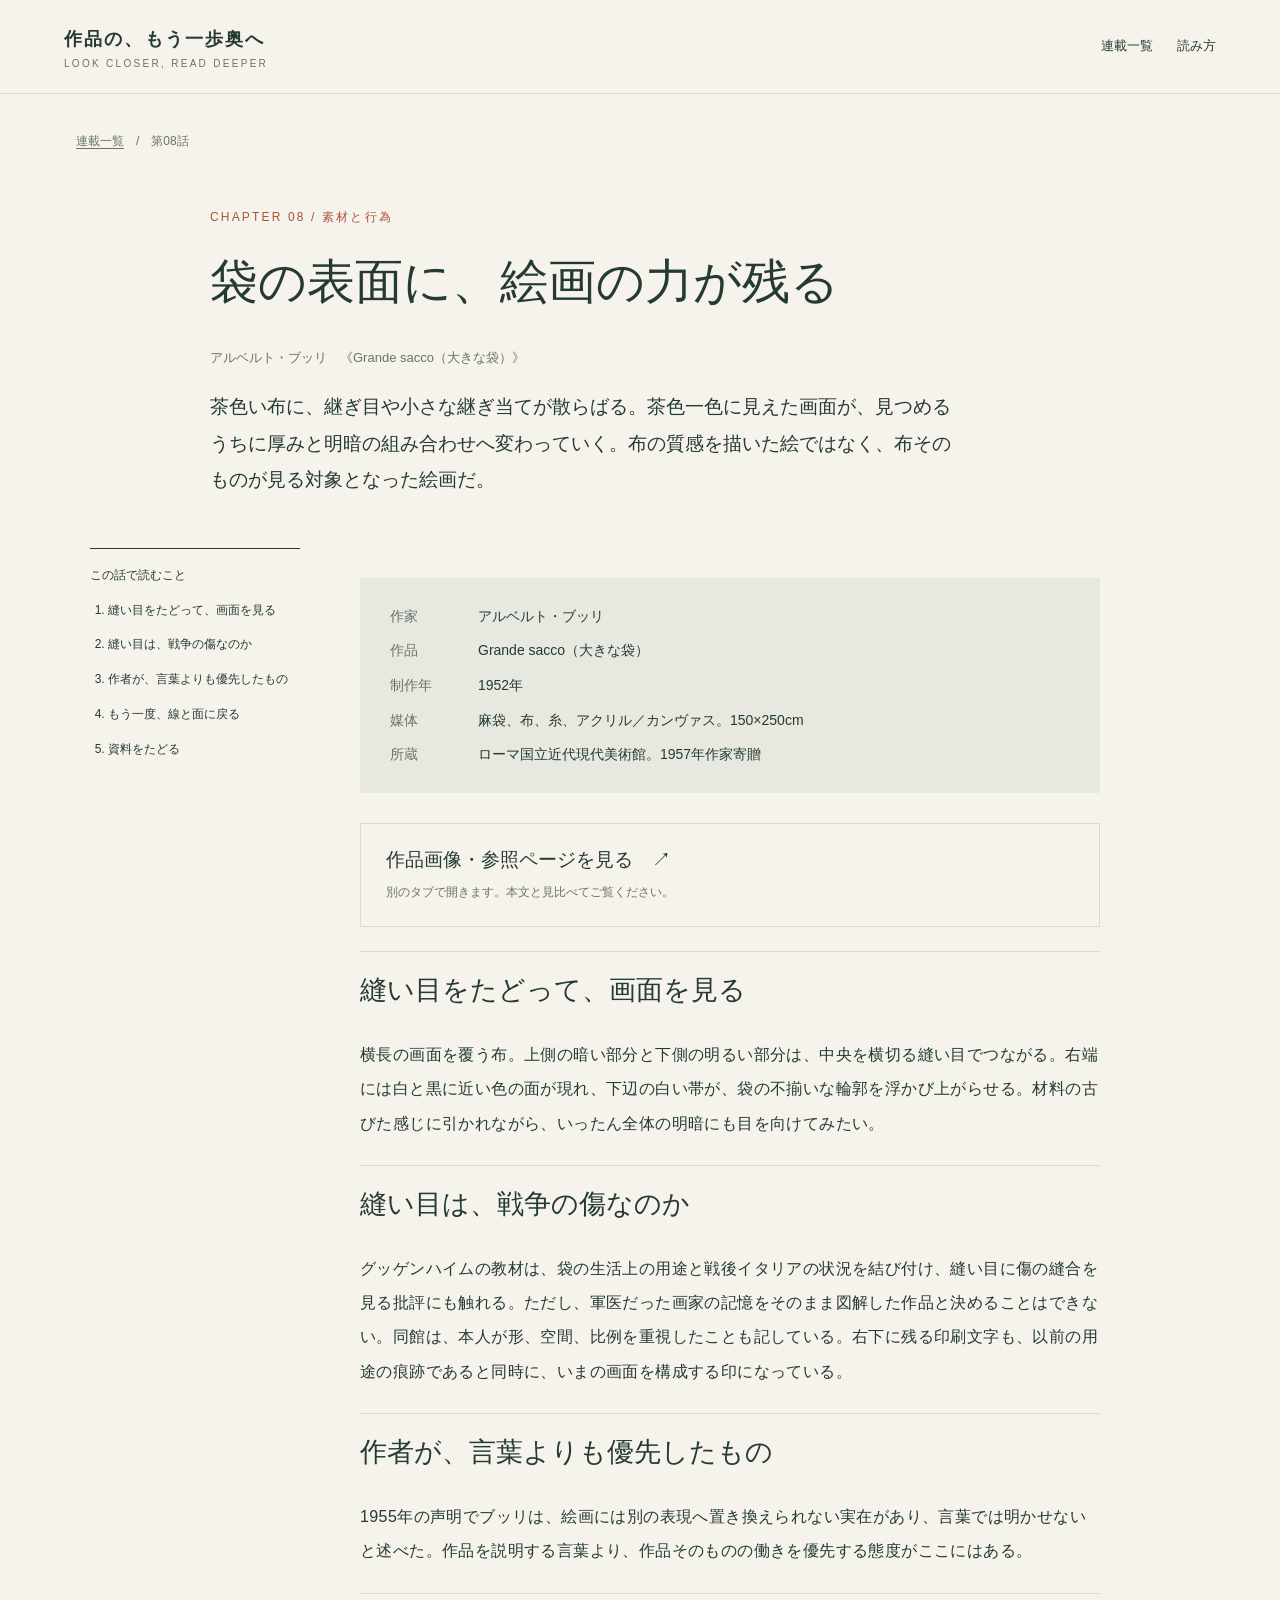
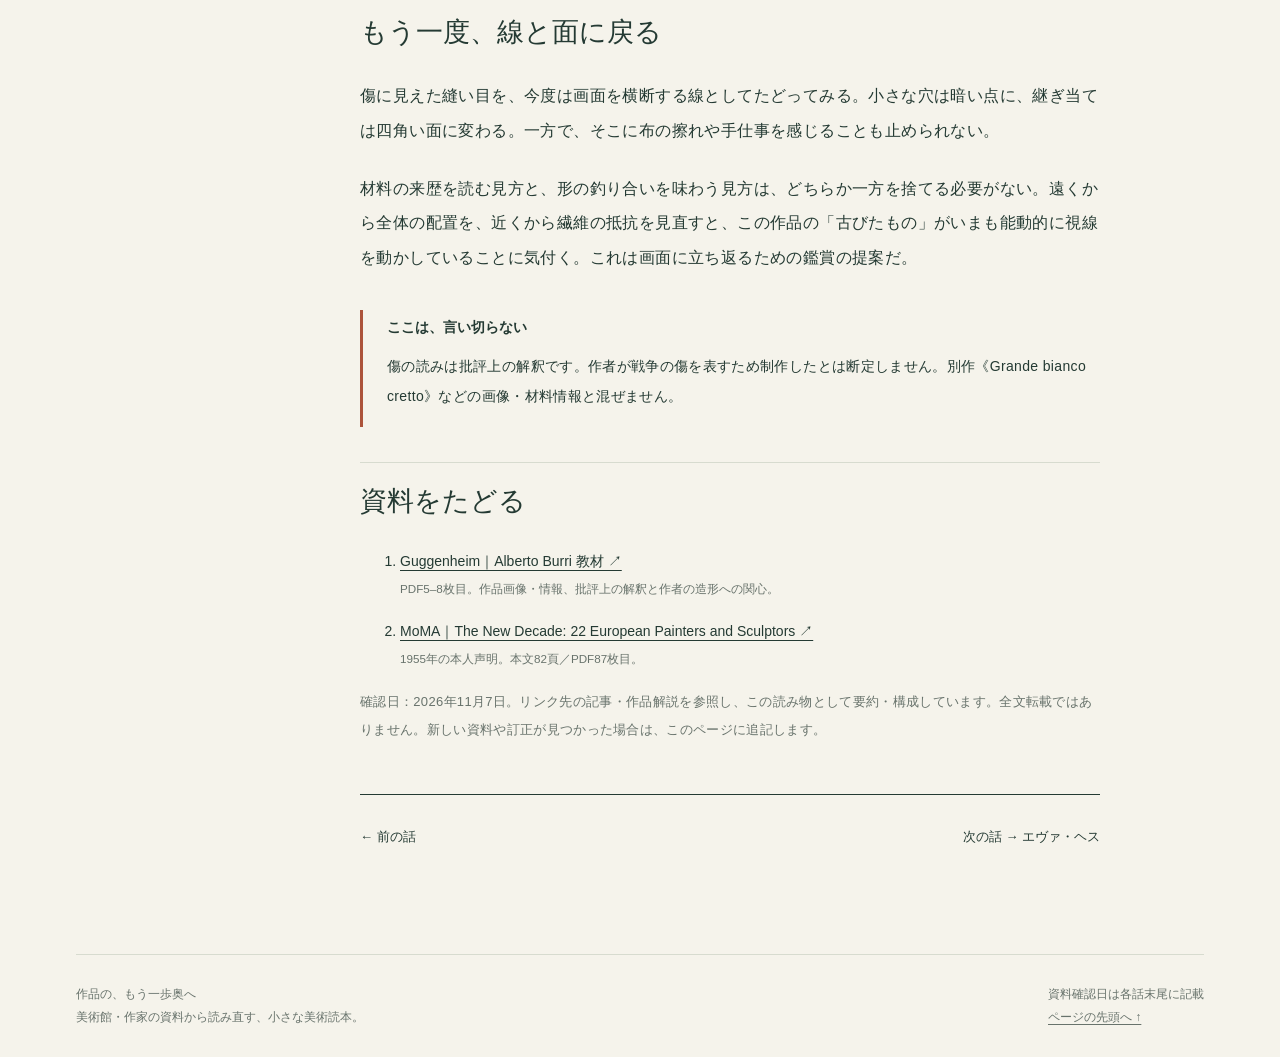
<file: articles/burri-grande-sacco-1952.html>
<!doctype html><html lang="ja"><head><meta charset="utf-8"><meta name="viewport" content="width=device-width,initial-scale=1"><meta name="theme-color" content="#243a33"><meta name="description" content="手・素材・身体・記憶をめぐる美術の読み物。公式資料をたどり、作品をもう一度見るための連載。"><title>袋の表面に、絵画の力が残る | 作品の、もう一歩奥へ</title><link rel="stylesheet" href="../style.css"><link rel="icon" href="data:image/svg+xml,%3Csvg xmlns='http://www.w3.org/2000/svg' viewBox='0 0 64 64'%3E%3Crect width='64' height='64' rx='12' fill='%23243a33'/%3E%3Cpath d='M17 14v36m15-36v36m15-36v36' stroke='%23f5f3eb' stroke-width='2'/%3E%3C/svg%3E"></head><body id="top"><header><a class="brand" href="../">作品の、もう一歩奥へ<small>LOOK CLOSER, READ DEEPER</small></a><nav aria-label="主要ナビゲーション"><a href="../#series">連載一覧</a><a href="../#about">読み方</a></nav></header><main class="wrap"><div class="breadcrumbs"><a href="../#series">連載一覧</a>　/　第08話</div><section class="article-top"><div class="eyebrow">Chapter 08 / 素材と行為</div><h1>袋の表面に、絵画の力が残る</h1><div class="artist">アルベルト・ブッリ　《Grande sacco（大きな袋）》</div><p class="lead">茶色い布に、継ぎ目や小さな継ぎ当てが散らばる。茶色一色に見えた画面が、見つめるうちに厚みと明暗の組み合わせへ変わっていく。布の質感を描いた絵ではなく、布そのものが見る対象となった絵画だ。</p></section><div class="article-layout"><aside class="toc" aria-label="この記事の目次">この話で読むこと<ol><li><a href="#s0">縫い目をたどって、画面を見る</a></li><li><a href="#s1">縫い目は、戦争の傷なのか</a></li><li><a href="#s2">作者が、言葉よりも優先したもの</a></li><li><a href="#s3">もう一度、線と面に戻る</a></li><li><a href="#sources">資料をたどる</a></li></ol></aside><article class="reading"><div class="art-facts"><dl><dt>作家</dt><dd>アルベルト・ブッリ</dd><dt>作品</dt><dd>Grande sacco（大きな袋）</dd><dt>制作年</dt><dd>1952年</dd><dt>媒体</dt><dd>麻袋、布、糸、アクリル／カンヴァス。150×250cm</dd><dt>所蔵</dt><dd>ローマ国立近代現代美術館。1957年作家寄贈</dd></dl></div><a class="art-link" href="https://www.guggenheim.org/wp-content/uploads/2019/12/guggenheim-teaching-materials-alberto-burri.pdf#page=5" target="_blank" rel="noopener noreferrer"><strong>作品画像・参照ページを見る　↗</strong><small>別のタブで開きます。本文と見比べてご覧ください。</small></a><section id="s0"><h2>縫い目をたどって、画面を見る</h2><p>横長の画面を覆う布。上側の暗い部分と下側の明るい部分は、中央を横切る縫い目でつながる。右端には白と黒に近い色の面が現れ、下辺の白い帯が、袋の不揃いな輪郭を浮かび上がらせる。材料の古びた感じに引かれながら、いったん全体の明暗にも目を向けてみたい。</p></section><section id="s1"><h2>縫い目は、戦争の傷なのか</h2><p>グッゲンハイムの教材は、袋の生活上の用途と戦後イタリアの状況を結び付け、縫い目に傷の縫合を見る批評にも触れる。ただし、軍医だった画家の記憶をそのまま図解した作品と決めることはできない。同館は、本人が形、空間、比例を重視したことも記している。右下に残る印刷文字も、以前の用途の痕跡であると同時に、いまの画面を構成する印になっている。</p></section><section id="s2"><h2>作者が、言葉よりも優先したもの</h2><p>1955年の声明でブッリは、絵画には別の表現へ置き換えられない実在があり、言葉では明かせないと述べた。作品を説明する言葉より、作品そのものの働きを優先する態度がここにはある。</p></section><section id="s3"><h2>もう一度、線と面に戻る</h2><p>傷に見えた縫い目を、今度は画面を横断する線としてたどってみる。小さな穴は暗い点に、継ぎ当ては四角い面に変わる。一方で、そこに布の擦れや手仕事を感じることも止められない。</p><p>材料の来歴を読む見方と、形の釣り合いを味わう見方は、どちらか一方を捨てる必要がない。遠くから全体の配置を、近くから繊維の抵抗を見直すと、この作品の「古びたもの」がいまも能動的に視線を動かしていることに気付く。これは画面に立ち返るための鑑賞の提案だ。</p></section><aside class="caution"><h3>ここは、言い切らない</h3><p>傷の読みは批評上の解釈です。作者が戦争の傷を表すため制作したとは断定しません。別作《Grande bianco cretto》などの画像・材料情報と混ぜません。</p></aside><section id="sources"><h2>資料をたどる</h2><ol class="sources"><li><a href="https://www.guggenheim.org/wp-content/uploads/2019/12/guggenheim-teaching-materials-alberto-burri.pdf#page=5" target="_blank" rel="noopener noreferrer">Guggenheim｜Alberto Burri 教材 ↗</a><small>PDF5–8枚目。作品画像・情報、批評上の解釈と作者の造形への関心。</small></li><li><a href="https://assets.moma.org/documents/moma_catalogue_2878_300190154.pdf#page=87" target="_blank" rel="noopener noreferrer">MoMA｜The New Decade: 22 European Painters and Sculptors ↗</a><small>1955年の本人声明。本文82頁／PDF87枚目。</small></li></ol><p class="closing">確認日：2026年11月7日。リンク先の記事・作品解説を参照し、この読み物として要約・構成しています。全文転載ではありません。新しい資料や訂正が見つかった場合は、このページに追記します。</p></section><nav class="next-links" aria-label="前後の記事"><a href="kiefer-lost-2004.html">← 前の話</a><a href="hesse-contingent-1969.html">次の話 → エヴァ・ヘス</a></nav></article></div><footer class="footer"><span>作品の、もう一歩奥へ<br>美術館・作家の資料から読み直す、小さな美術読本。</span><span>資料確認日は各話末尾に記載<br><a href="#top" class="backtop">ページの先頭へ ↑</a></span></footer></main><script src="../app.js"></script></body></html>
</file>
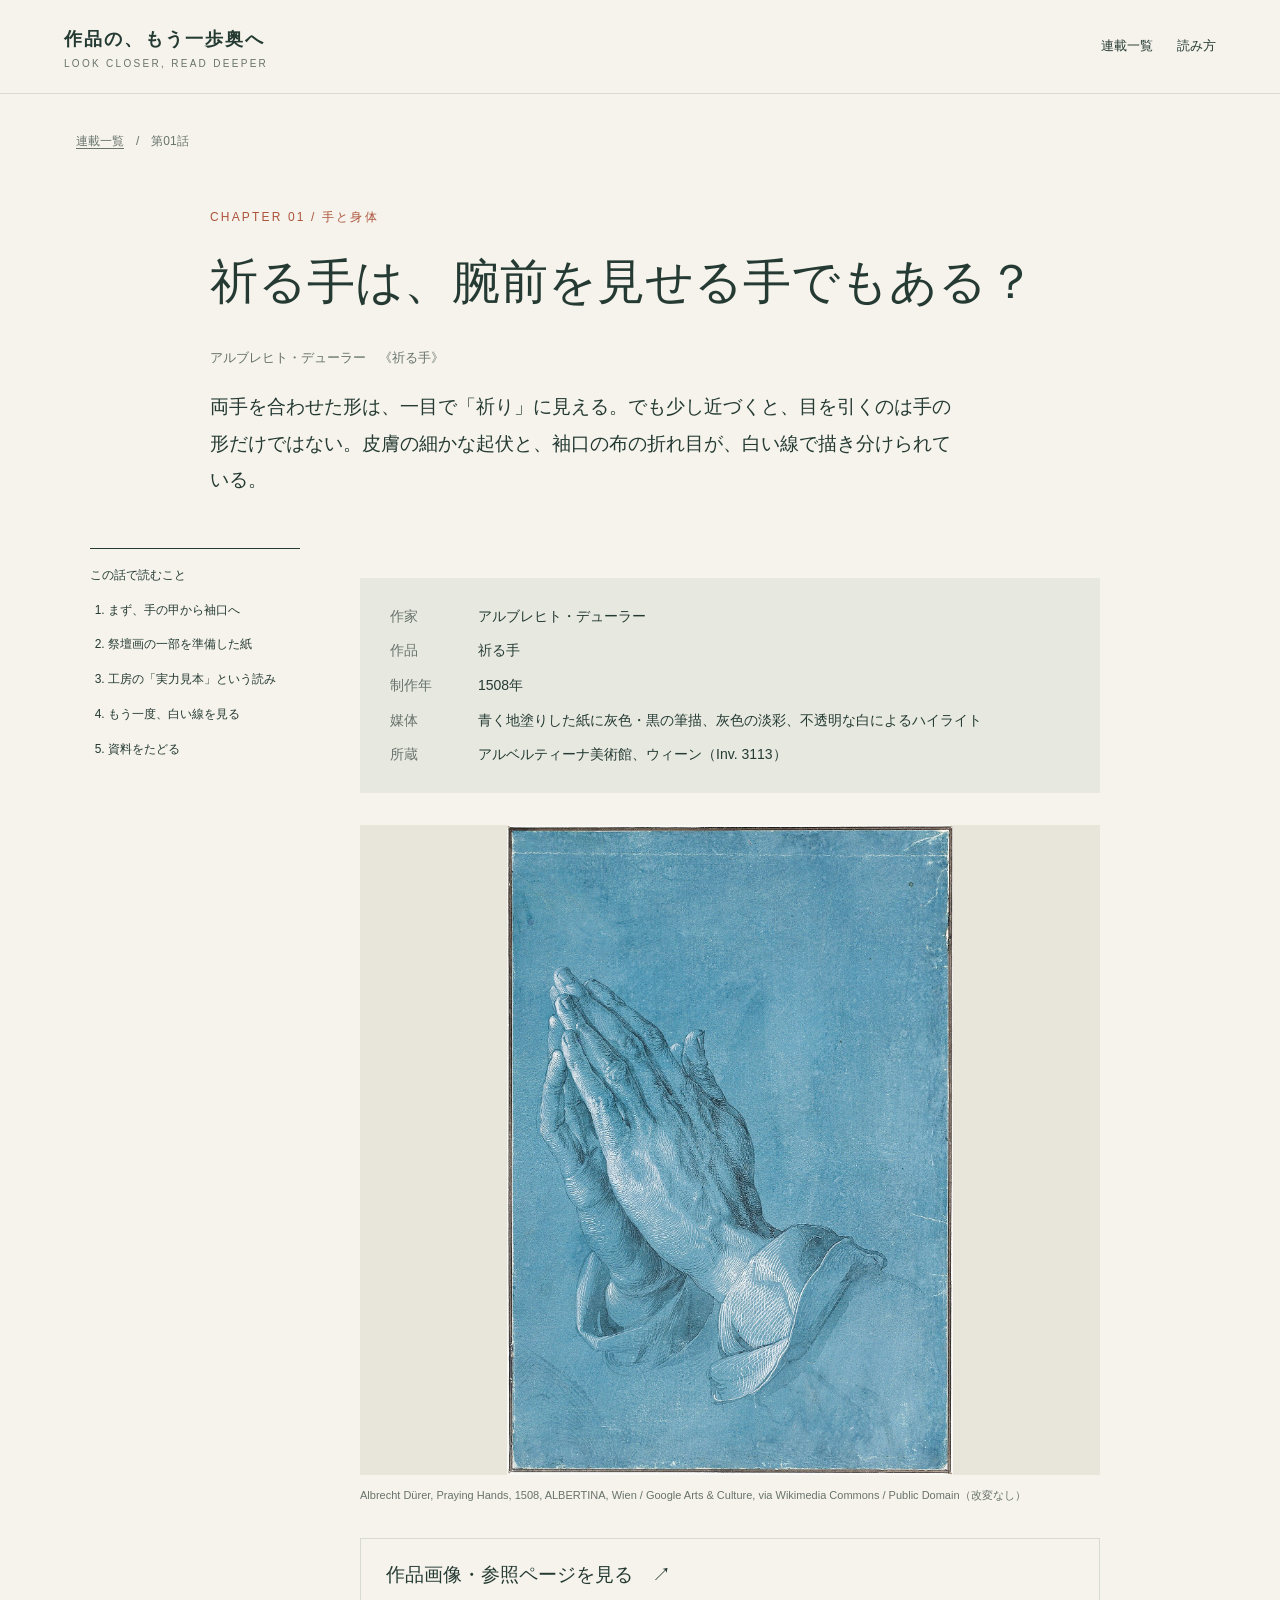
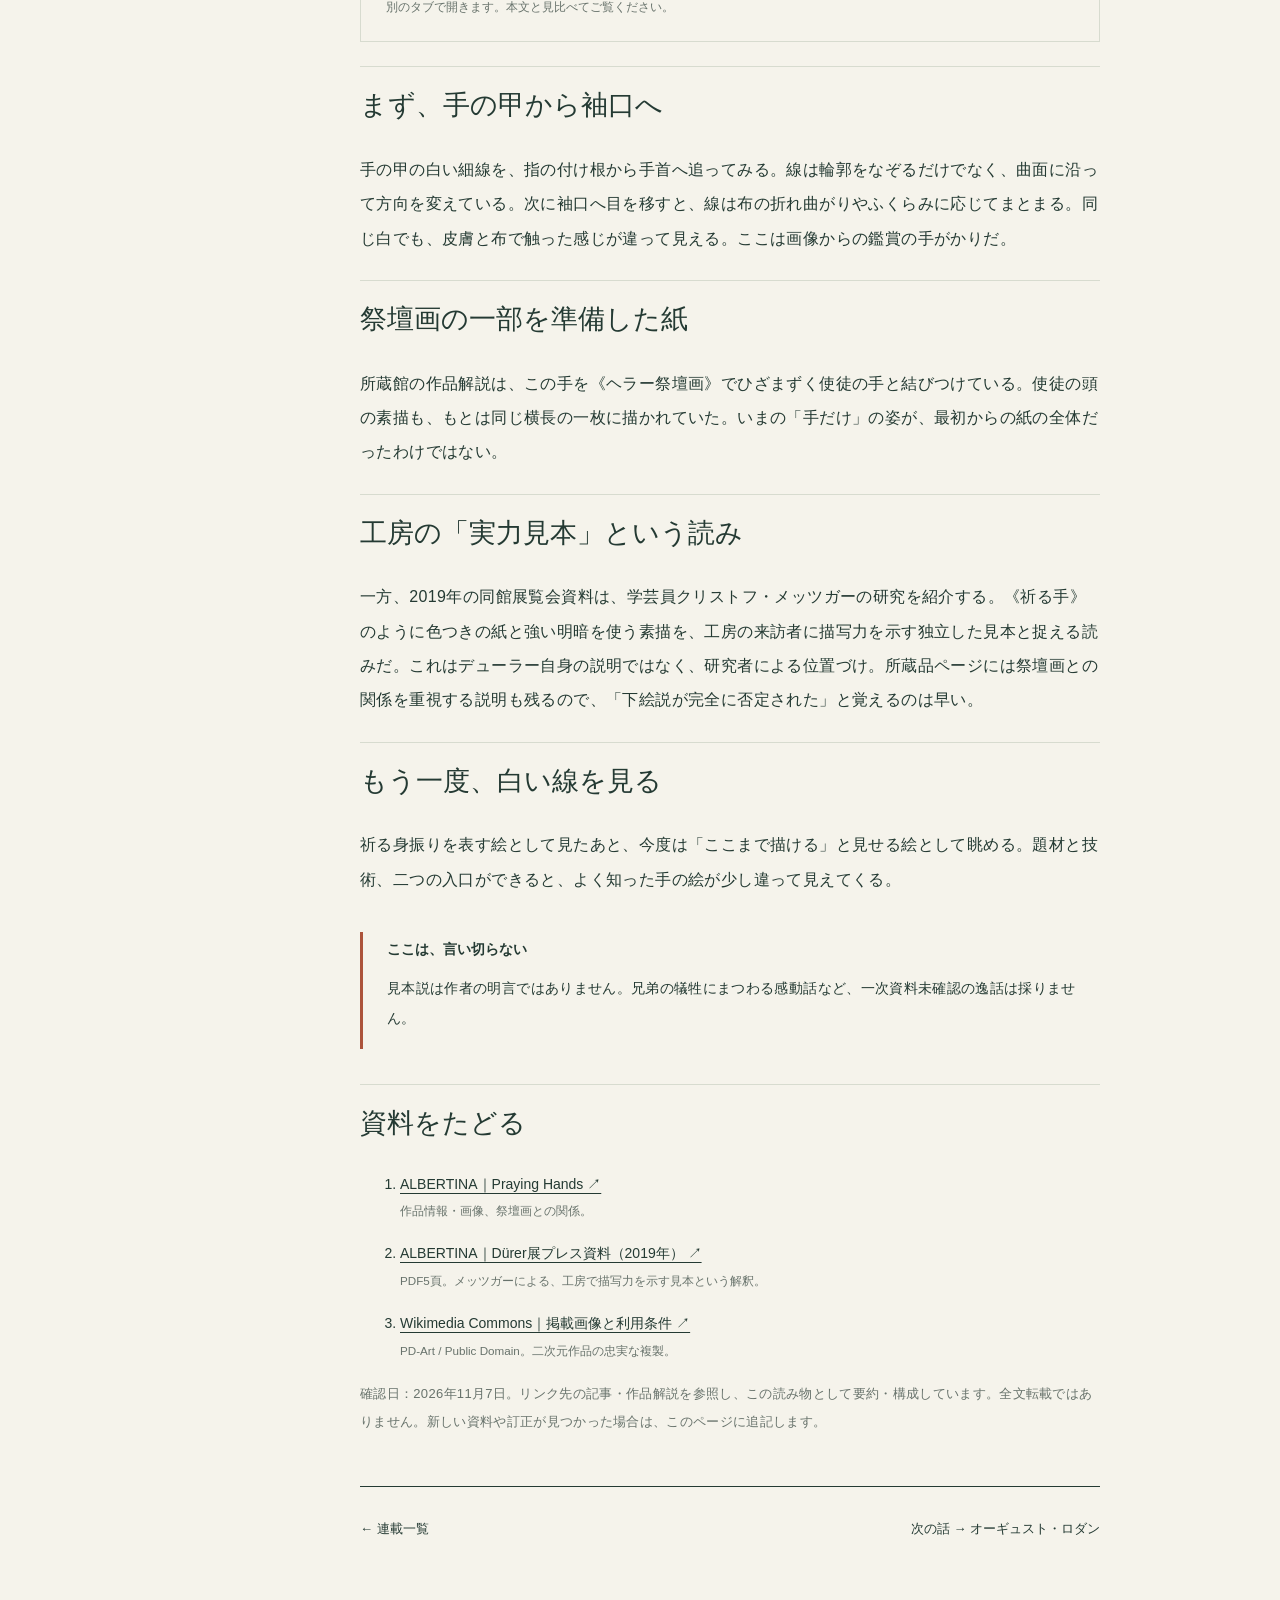
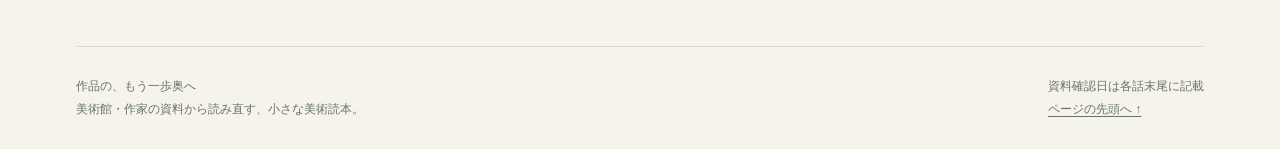
<file: articles/durer-praying-hands.html>
<!doctype html><html lang="ja"><head><meta charset="utf-8"><meta name="viewport" content="width=device-width,initial-scale=1"><meta name="theme-color" content="#243a33"><meta name="description" content="手・素材・身体・記憶をめぐる美術の読み物。公式資料をたどり、作品をもう一度見るための連載。"><title>祈る手は、腕前を見せる手でもある？ | 作品の、もう一歩奥へ</title><link rel="stylesheet" href="../style.css"><link rel="icon" href="data:image/svg+xml,%3Csvg xmlns='http://www.w3.org/2000/svg' viewBox='0 0 64 64'%3E%3Crect width='64' height='64' rx='12' fill='%23243a33'/%3E%3Cpath d='M17 14v36m15-36v36m15-36v36' stroke='%23f5f3eb' stroke-width='2'/%3E%3C/svg%3E"></head><body id="top"><header><a class="brand" href="../">作品の、もう一歩奥へ<small>LOOK CLOSER, READ DEEPER</small></a><nav aria-label="主要ナビゲーション"><a href="../#series">連載一覧</a><a href="../#about">読み方</a></nav></header><main class="wrap"><div class="breadcrumbs"><a href="../#series">連載一覧</a>　/　第01話</div><section class="article-top"><div class="eyebrow">Chapter 01 / 手と身体</div><h1>祈る手は、腕前を見せる手でもある？</h1><div class="artist">アルブレヒト・デューラー　《祈る手》</div><p class="lead">両手を合わせた形は、一目で「祈り」に見える。でも少し近づくと、目を引くのは手の形だけではない。皮膚の細かな起伏と、袖口の布の折れ目が、白い線で描き分けられている。</p></section><div class="article-layout"><aside class="toc" aria-label="この記事の目次">この話で読むこと<ol><li><a href="#s0">まず、手の甲から袖口へ</a></li><li><a href="#s1">祭壇画の一部を準備した紙</a></li><li><a href="#s2">工房の「実力見本」という読み</a></li><li><a href="#s3">もう一度、白い線を見る</a></li><li><a href="#sources">資料をたどる</a></li></ol></aside><article class="reading"><div class="art-facts"><dl><dt>作家</dt><dd>アルブレヒト・デューラー</dd><dt>作品</dt><dd>祈る手</dd><dt>制作年</dt><dd>1508年</dd><dt>媒体</dt><dd>青く地塗りした紙に灰色・黒の筆描、灰色の淡彩、不透明な白によるハイライト</dd><dt>所蔵</dt><dd>アルベルティーナ美術館、ウィーン（Inv. 3113）</dd></dl></div><figure class="work-image"><img src="../assets/durer-praying-hands.jpg" alt="青い紙に描かれた二つの手。白い細線が手の甲と袖口の起伏を照らす。"><figcaption>Albrecht Dürer, Praying Hands, 1508, ALBERTINA, Wien / Google Arts &amp; Culture, via Wikimedia Commons / Public Domain（改変なし）</figcaption></figure><a class="art-link" href="https://sammlungenonline.albertina.at/de/objects/40233/betende-hande-detail-aus-dem-helleraltar" target="_blank" rel="noopener noreferrer"><strong>作品画像・参照ページを見る　↗</strong><small>別のタブで開きます。本文と見比べてご覧ください。</small></a><section id="s0"><h2>まず、手の甲から袖口へ</h2><p>手の甲の白い細線を、指の付け根から手首へ追ってみる。線は輪郭をなぞるだけでなく、曲面に沿って方向を変えている。次に袖口へ目を移すと、線は布の折れ曲がりやふくらみに応じてまとまる。同じ白でも、皮膚と布で触った感じが違って見える。ここは画像からの鑑賞の手がかりだ。</p></section><section id="s1"><h2>祭壇画の一部を準備した紙</h2><p>所蔵館の作品解説は、この手を《ヘラー祭壇画》でひざまずく使徒の手と結びつけている。使徒の頭の素描も、もとは同じ横長の一枚に描かれていた。いまの「手だけ」の姿が、最初からの紙の全体だったわけではない。</p></section><section id="s2"><h2>工房の「実力見本」という読み</h2><p>一方、2019年の同館展覧会資料は、学芸員クリストフ・メッツガーの研究を紹介する。《祈る手》のように色つきの紙と強い明暗を使う素描を、工房の来訪者に描写力を示す独立した見本と捉える読みだ。これはデューラー自身の説明ではなく、研究者による位置づけ。所蔵品ページには祭壇画との関係を重視する説明も残るので、「下絵説が完全に否定された」と覚えるのは早い。</p></section><section id="s3"><h2>もう一度、白い線を見る</h2><p>祈る身振りを表す絵として見たあと、今度は「ここまで描ける」と見せる絵として眺める。題材と技術、二つの入口ができると、よく知った手の絵が少し違って見えてくる。</p></section><aside class="caution"><h3>ここは、言い切らない</h3><p>見本説は作者の明言ではありません。兄弟の犠牲にまつわる感動話など、一次資料未確認の逸話は採りません。</p></aside><section id="sources"><h2>資料をたどる</h2><ol class="sources"><li><a href="https://sammlungenonline.albertina.at/de/objects/40233/betende-hande-detail-aus-dem-helleraltar" target="_blank" rel="noopener noreferrer">ALBERTINA｜Praying Hands ↗</a><small>作品情報・画像、祭壇画との関係。</small></li><li><a href="https://www.albertina.at/site/assets/files/3587/presskit_duerer.pdf#page=5" target="_blank" rel="noopener noreferrer">ALBERTINA｜Dürer展プレス資料（2019年） ↗</a><small>PDF5頁。メッツガーによる、工房で描写力を示す見本という解釈。</small></li><li><a href="https://commons.wikimedia.org/wiki/File:Albrecht_D%C3%BCrer_-_Praying_Hands,_1508_-_Google_Art_Project.jpg" target="_blank" rel="noopener noreferrer">Wikimedia Commons｜掲載画像と利用条件 ↗</a><small>PD-Art / Public Domain。二次元作品の忠実な複製。</small></li></ol><p class="closing">確認日：2026年11月7日。リンク先の記事・作品解説を参照し、この読み物として要約・構成しています。全文転載ではありません。新しい資料や訂正が見つかった場合は、このページに追記します。</p></section><nav class="next-links" aria-label="前後の記事"><a href="../#series">← 連載一覧</a><a href="rodin-cathedral.html">次の話 → オーギュスト・ロダン</a></nav></article></div><footer class="footer"><span>作品の、もう一歩奥へ<br>美術館・作家の資料から読み直す、小さな美術読本。</span><span>資料確認日は各話末尾に記載<br><a href="#top" class="backtop">ページの先頭へ ↑</a></span></footer></main><script src="../app.js"></script></body></html>
</file>
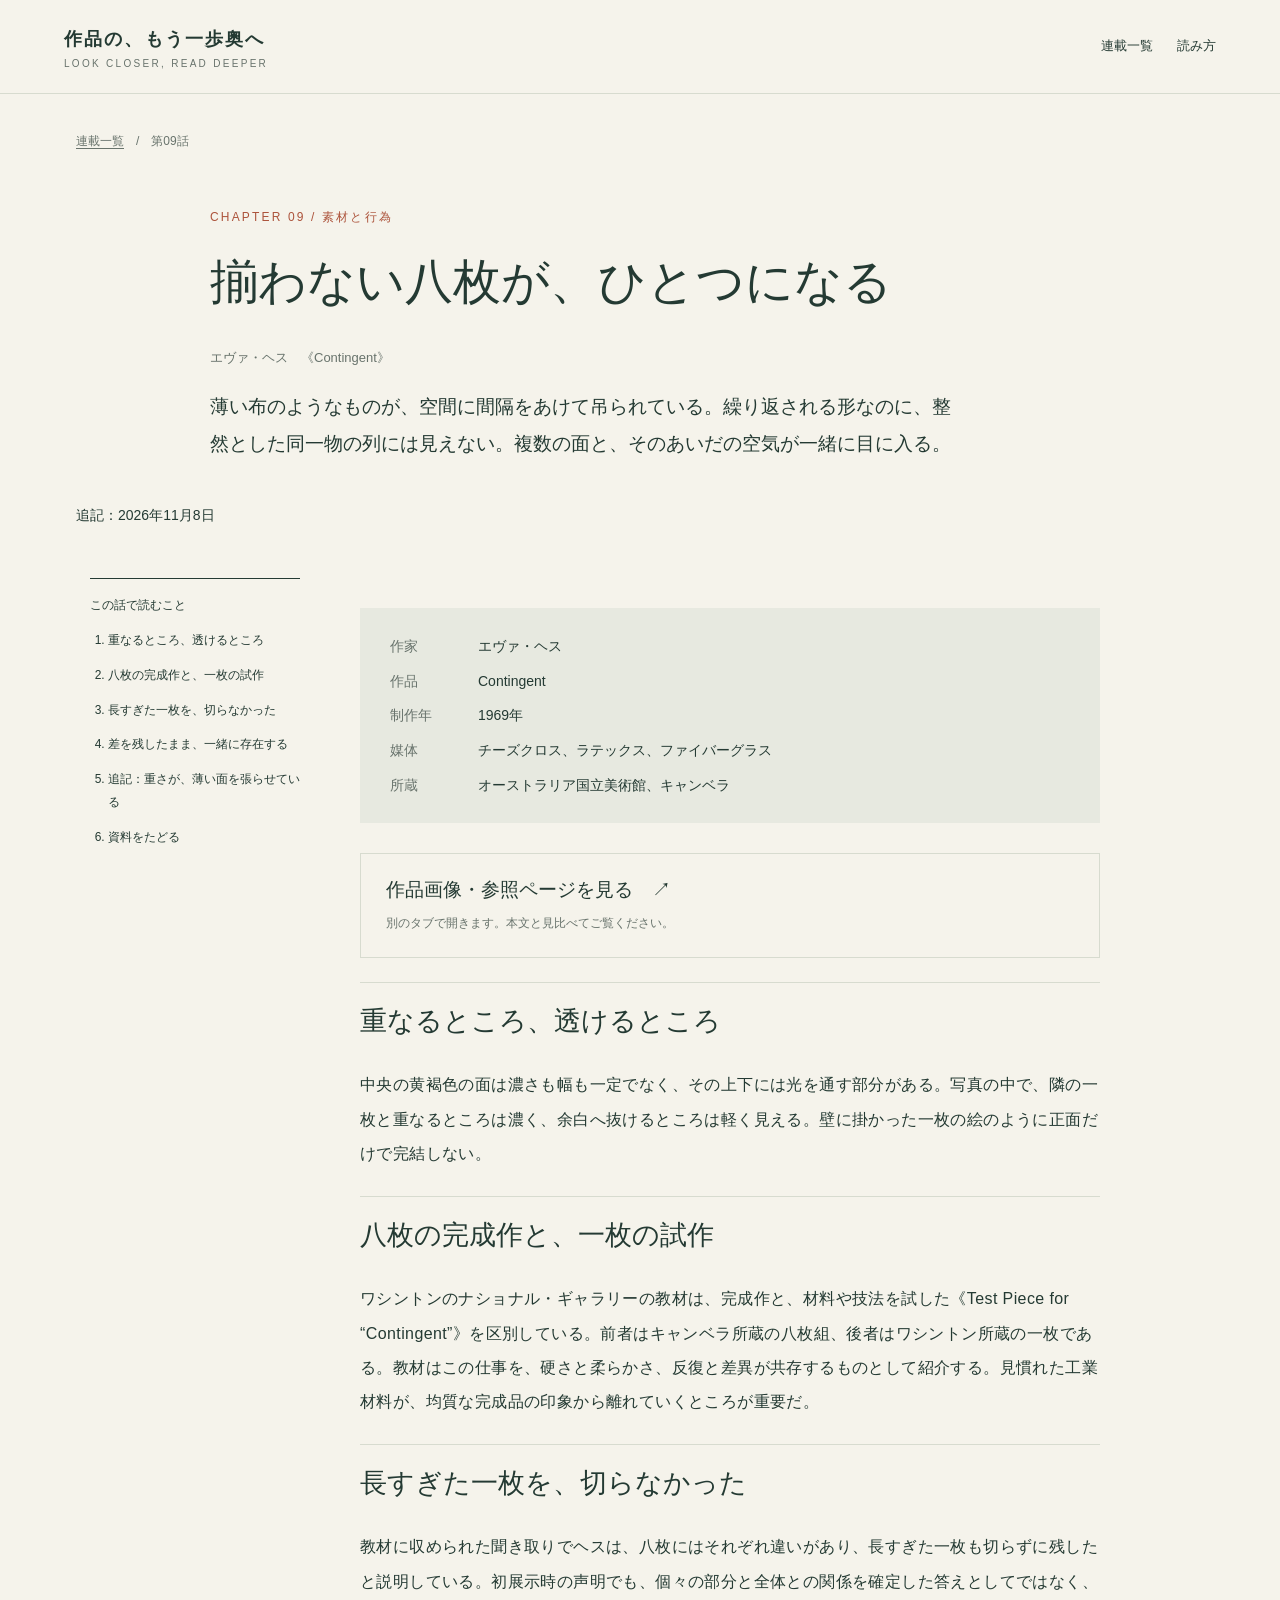
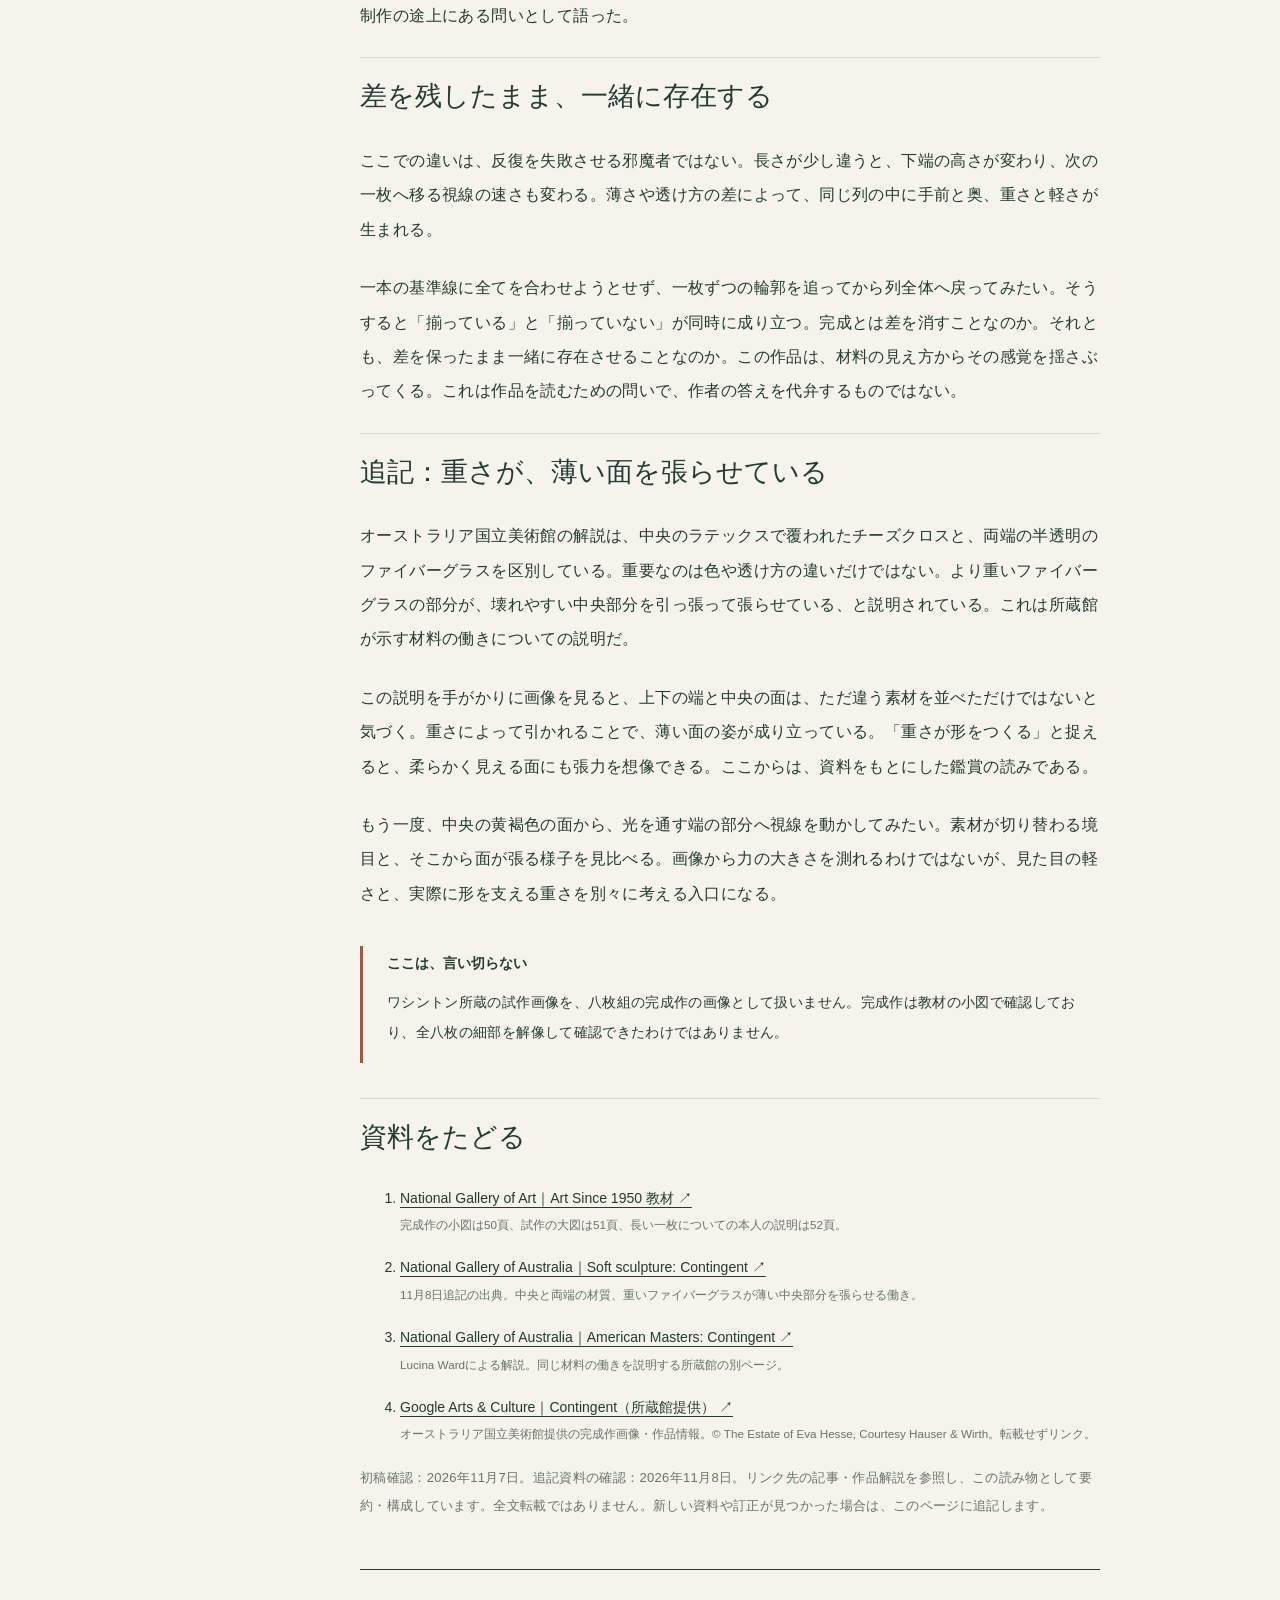
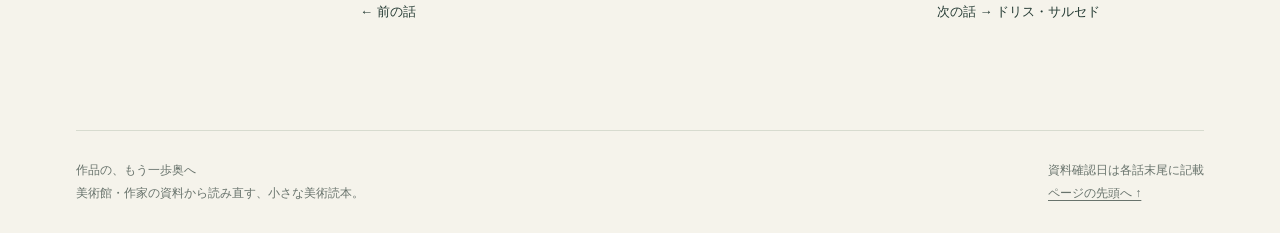
<file: articles/hesse-contingent-1969.html>
<!doctype html><html lang="ja"><head><meta charset="utf-8"><meta name="viewport" content="width=device-width,initial-scale=1"><meta name="theme-color" content="#243a33"><meta name="description" content="手・素材・身体・記憶をめぐる美術の読み物。公式資料をたどり、作品をもう一度見るための連載。"><title>揃わない八枚が、ひとつになる | 作品の、もう一歩奥へ</title><link rel="stylesheet" href="../style.css"><link rel="icon" href="data:image/svg+xml,%3Csvg xmlns='http://www.w3.org/2000/svg' viewBox='0 0 64 64'%3E%3Crect width='64' height='64' rx='12' fill='%23243a33'/%3E%3Cpath d='M17 14v36m15-36v36m15-36v36' stroke='%23f5f3eb' stroke-width='2'/%3E%3C/svg%3E"></head><body id="top"><header><a class="brand" href="../">作品の、もう一歩奥へ<small>LOOK CLOSER, READ DEEPER</small></a><nav aria-label="主要ナビゲーション"><a href="../#series">連載一覧</a><a href="../#about">読み方</a></nav></header><main class="wrap"><div class="breadcrumbs"><a href="../#series">連載一覧</a>　/　第09話</div><section class="article-top"><div class="eyebrow">Chapter 09 / 素材と行為</div><h1>揃わない八枚が、ひとつになる</h1><div class="artist">エヴァ・ヘス　《Contingent》</div><p class="lead">薄い布のようなものが、空間に間隔をあけて吊られている。繰り返される形なのに、整然とした同一物の列には見えない。複数の面と、そのあいだの空気が一緒に目に入る。</p></section><p class="intro-note">追記：2026年11月8日</p><div class="article-layout"><aside class="toc" aria-label="この記事の目次">この話で読むこと<ol><li><a href="#s0">重なるところ、透けるところ</a></li><li><a href="#s1">八枚の完成作と、一枚の試作</a></li><li><a href="#s2">長すぎた一枚を、切らなかった</a></li><li><a href="#s3">差を残したまま、一緒に存在する</a></li><li><a href="#weight-and-tension">追記：重さが、薄い面を張らせている</a></li><li><a href="#sources">資料をたどる</a></li></ol></aside><article class="reading"><div class="art-facts"><dl><dt>作家</dt><dd>エヴァ・ヘス</dd><dt>作品</dt><dd>Contingent</dd><dt>制作年</dt><dd>1969年</dd><dt>媒体</dt><dd>チーズクロス、ラテックス、ファイバーグラス</dd><dt>所蔵</dt><dd>オーストラリア国立美術館、キャンベラ</dd></dl></div><a class="art-link" href="https://artsandculture.google.com/asset/contingent-eva-hesse/DAEXNYC0E8pFIw?hl=en" target="_blank" rel="noopener noreferrer"><strong>作品画像・参照ページを見る　↗</strong><small>別のタブで開きます。本文と見比べてご覧ください。</small></a><section id="s0"><h2>重なるところ、透けるところ</h2><p>中央の黄褐色の面は濃さも幅も一定でなく、その上下には光を通す部分がある。写真の中で、隣の一枚と重なるところは濃く、余白へ抜けるところは軽く見える。壁に掛かった一枚の絵のように正面だけで完結しない。</p></section><section id="s1"><h2>八枚の完成作と、一枚の試作</h2><p>ワシントンのナショナル・ギャラリーの教材は、完成作と、材料や技法を試した《Test Piece for “Contingent”》を区別している。前者はキャンベラ所蔵の八枚組、後者はワシントン所蔵の一枚である。教材はこの仕事を、硬さと柔らかさ、反復と差異が共存するものとして紹介する。見慣れた工業材料が、均質な完成品の印象から離れていくところが重要だ。</p></section><section id="s2"><h2>長すぎた一枚を、切らなかった</h2><p>教材に収められた聞き取りでヘスは、八枚にはそれぞれ違いがあり、長すぎた一枚も切らずに残したと説明している。初展示時の声明でも、個々の部分と全体との関係を確定した答えとしてではなく、制作の途上にある問いとして語った。</p></section><section id="s3"><h2>差を残したまま、一緒に存在する</h2><p>ここでの違いは、反復を失敗させる邪魔者ではない。長さが少し違うと、下端の高さが変わり、次の一枚へ移る視線の速さも変わる。薄さや透け方の差によって、同じ列の中に手前と奥、重さと軽さが生まれる。</p><p>一本の基準線に全てを合わせようとせず、一枚ずつの輪郭を追ってから列全体へ戻ってみたい。そうすると「揃っている」と「揃っていない」が同時に成り立つ。完成とは差を消すことなのか。それとも、差を保ったまま一緒に存在させることなのか。この作品は、材料の見え方からその感覚を揺さぶってくる。これは作品を読むための問いで、作者の答えを代弁するものではない。</p></section><section id="weight-and-tension"><h2>追記：重さが、薄い面を張らせている</h2><p>オーストラリア国立美術館の解説は、中央のラテックスで覆われたチーズクロスと、両端の半透明のファイバーグラスを区別している。重要なのは色や透け方の違いだけではない。より重いファイバーグラスの部分が、壊れやすい中央部分を引っ張って張らせている、と説明されている。これは所蔵館が示す材料の働きについての説明だ。</p><p>この説明を手がかりに画像を見ると、上下の端と中央の面は、ただ違う素材を並べただけではないと気づく。重さによって引かれることで、薄い面の姿が成り立っている。「重さが形をつくる」と捉えると、柔らかく見える面にも張力を想像できる。ここからは、資料をもとにした鑑賞の読みである。</p><p>もう一度、中央の黄褐色の面から、光を通す端の部分へ視線を動かしてみたい。素材が切り替わる境目と、そこから面が張る様子を見比べる。画像から力の大きさを測れるわけではないが、見た目の軽さと、実際に形を支える重さを別々に考える入口になる。</p></section><aside class="caution"><h3>ここは、言い切らない</h3><p>ワシントン所蔵の試作画像を、八枚組の完成作の画像として扱いません。完成作は教材の小図で確認しており、全八枚の細部を解像して確認できたわけではありません。</p></aside><section id="sources"><h2>資料をたどる</h2><ol class="sources"><li><a href="https://www.nga.gov/sites/default/files/migrate_images/content/dam/ngaweb/education/learning-resources/teaching-packets/pdfs/artsince1950.pdf#page=50" target="_blank" rel="noopener noreferrer">National Gallery of Art｜Art Since 1950 教材 ↗</a><small>完成作の小図は50頁、試作の大図は51頁、長い一枚についての本人の説明は52頁。</small></li><li><a href="https://digital.nga.gov.au/archive/exhibition/softsculpture/default.cfm%3Firn%3D49353%26bioartistirn%3D15232%26mnuid%3D3%26viewid%3D2.html" target="_blank" rel="noopener noreferrer">National Gallery of Australia｜Soft sculpture: Contingent ↗</a><small>11月8日追記の出典。中央と両端の材質、重いファイバーグラスが薄い中央部分を張らせる働き。</small></li><li><a href="https://digital.nga.gov.au/archive/americanmasters/works.cfm%3Fwrkirn%3D49353.html" target="_blank" rel="noopener noreferrer">National Gallery of Australia｜American Masters: Contingent ↗</a><small>Lucina Wardによる解説。同じ材料の働きを説明する所蔵館の別ページ。</small></li><li><a href="https://artsandculture.google.com/asset/contingent-eva-hesse/DAEXNYC0E8pFIw?hl=en" target="_blank" rel="noopener noreferrer">Google Arts &amp; Culture｜Contingent（所蔵館提供） ↗</a><small>オーストラリア国立美術館提供の完成作画像・作品情報。© The Estate of Eva Hesse, Courtesy Hauser &amp; Wirth。転載せずリンク。</small></li></ol><p class="closing">初稿確認：2026年11月7日。追記資料の確認：2026年11月8日。リンク先の記事・作品解説を参照し、この読み物として要約・構成しています。全文転載ではありません。新しい資料や訂正が見つかった場合は、このページに追記します。</p></section><nav class="next-links" aria-label="前後の記事"><a href="burri-grande-sacco-1952.html">← 前の話</a><a href="salcedo-atrabiliarios.html">次の話 → ドリス・サルセド</a></nav></article></div><footer class="footer"><span>作品の、もう一歩奥へ<br>美術館・作家の資料から読み直す、小さな美術読本。</span><span>資料確認日は各話末尾に記載<br><a href="#top" class="backtop">ページの先頭へ ↑</a></span></footer></main><script src="../app.js"></script></body></html>
</file>
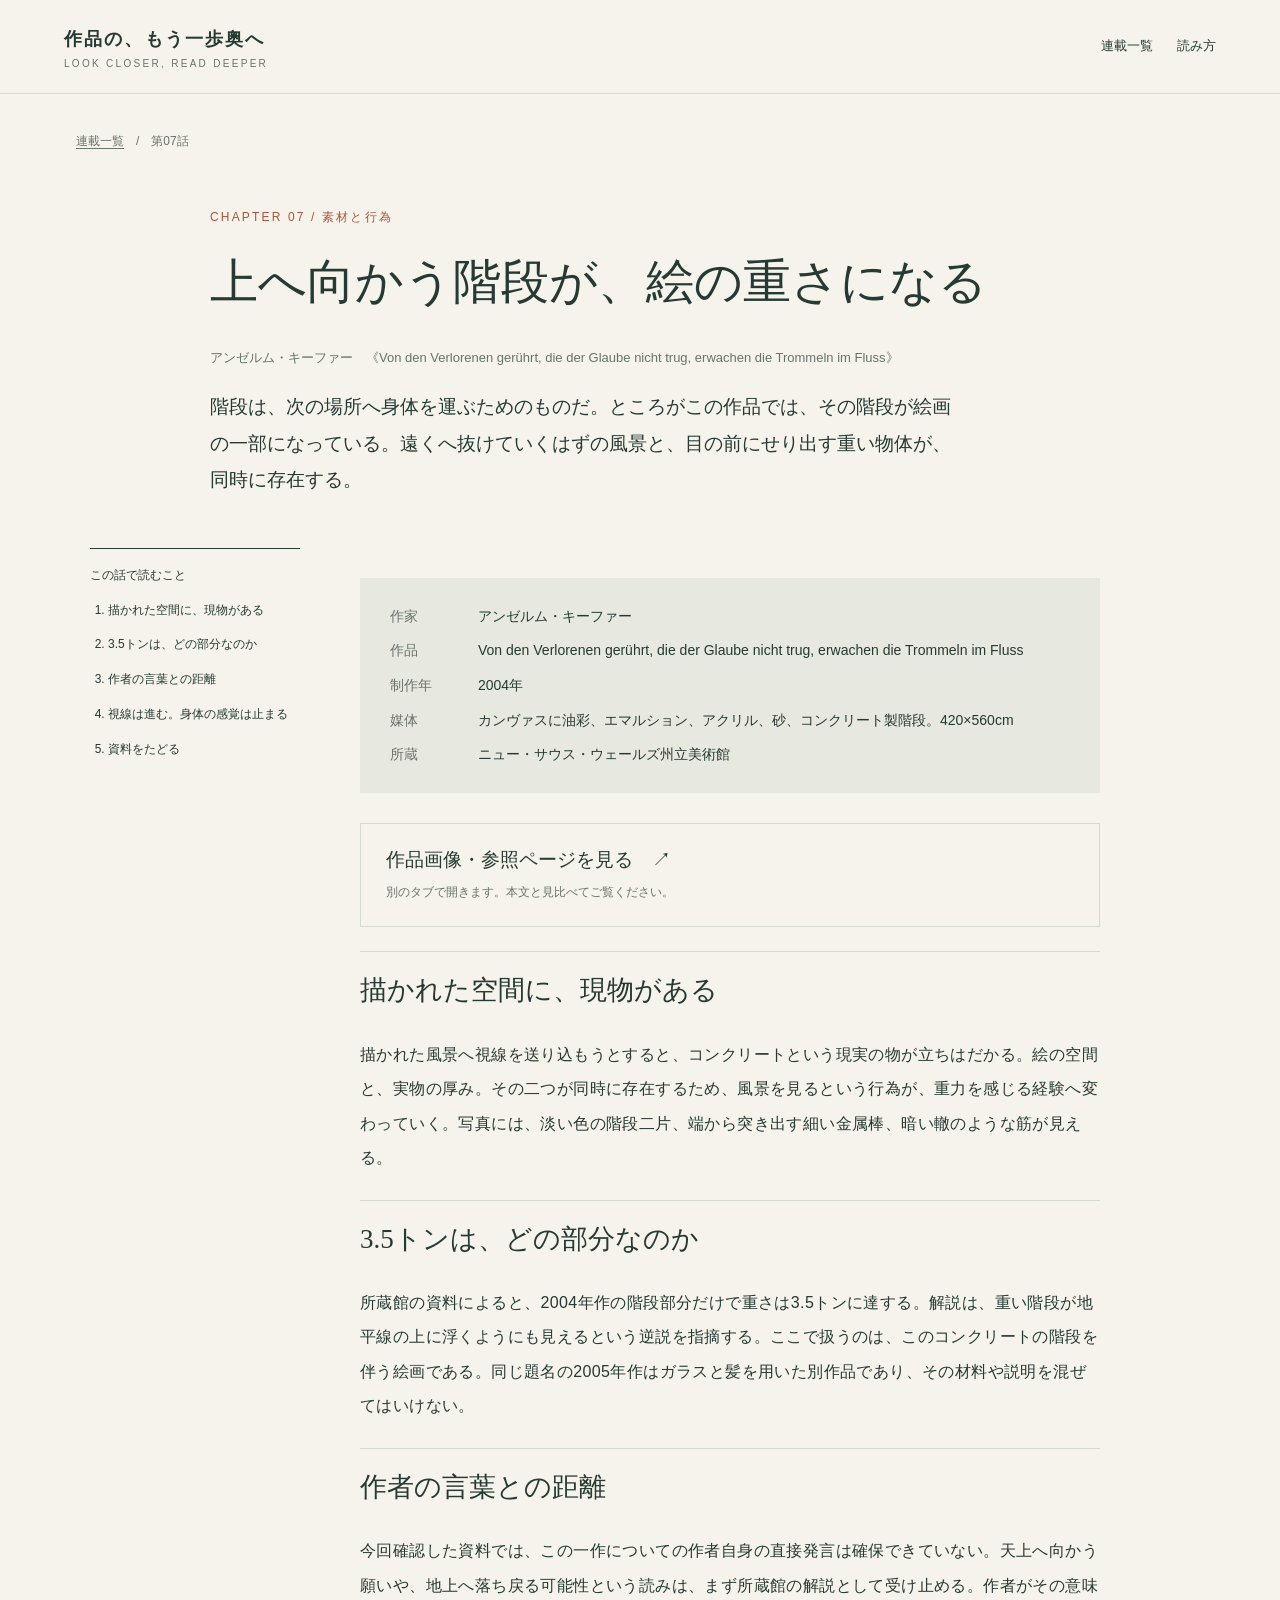
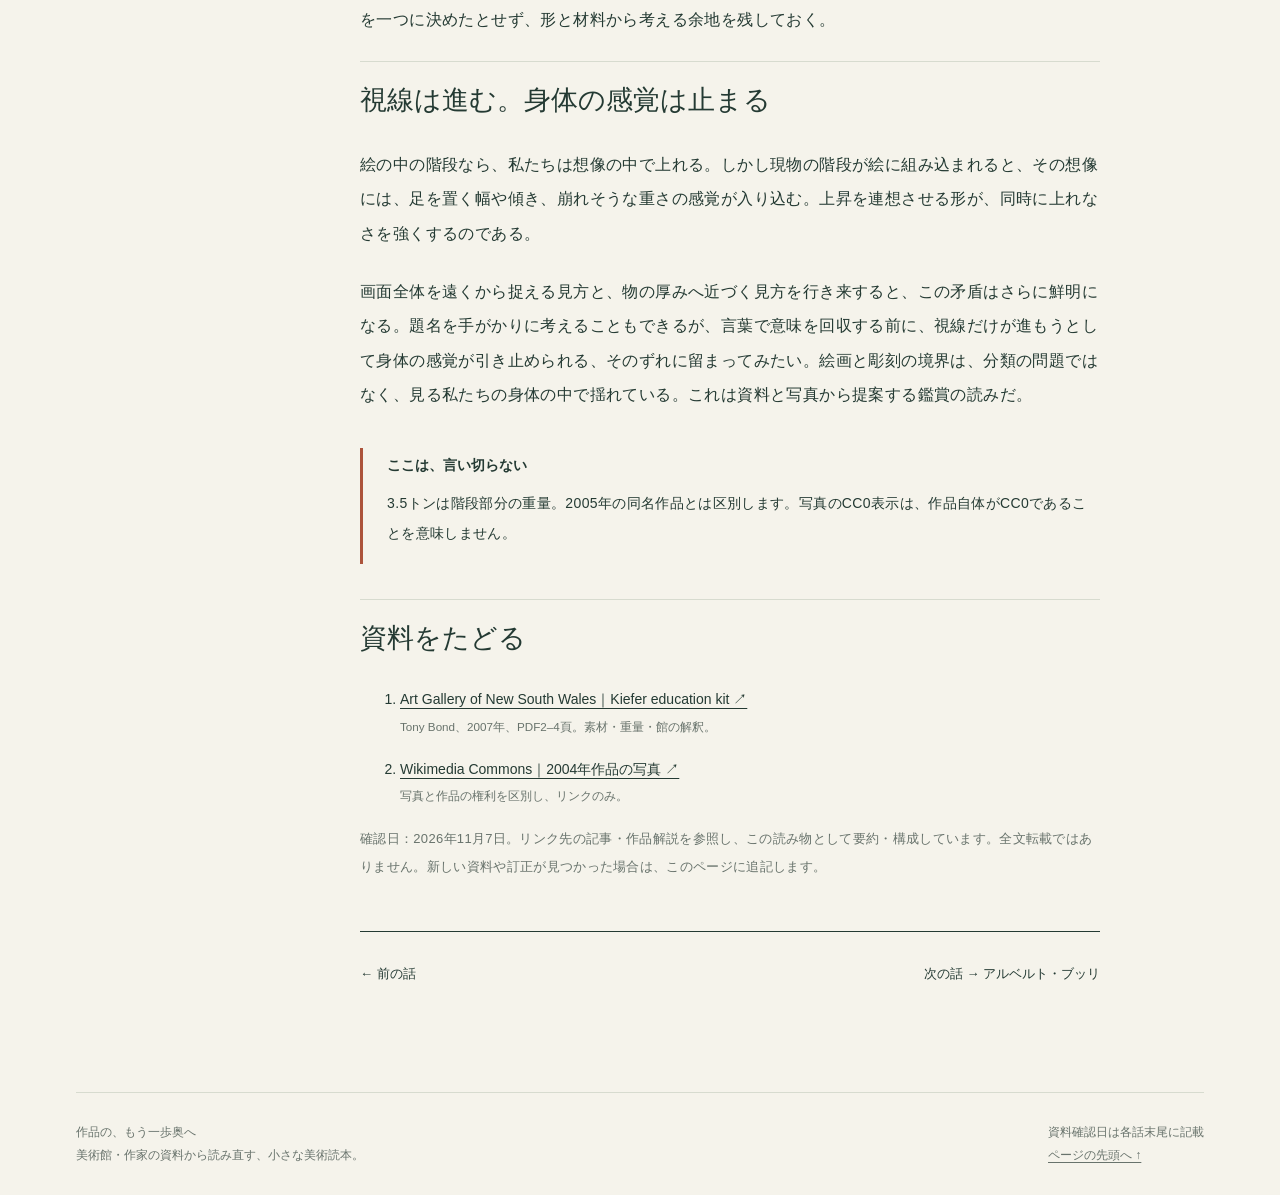
<file: articles/kiefer-lost-2004.html>
<!doctype html><html lang="ja"><head><meta charset="utf-8"><meta name="viewport" content="width=device-width,initial-scale=1"><meta name="theme-color" content="#243a33"><meta name="description" content="手・素材・身体・記憶をめぐる美術の読み物。公式資料をたどり、作品をもう一度見るための連載。"><title>上へ向かう階段が、絵の重さになる | 作品の、もう一歩奥へ</title><link rel="stylesheet" href="../style.css"><link rel="icon" href="data:image/svg+xml,%3Csvg xmlns='http://www.w3.org/2000/svg' viewBox='0 0 64 64'%3E%3Crect width='64' height='64' rx='12' fill='%23243a33'/%3E%3Cpath d='M17 14v36m15-36v36m15-36v36' stroke='%23f5f3eb' stroke-width='2'/%3E%3C/svg%3E"></head><body id="top"><header><a class="brand" href="../">作品の、もう一歩奥へ<small>LOOK CLOSER, READ DEEPER</small></a><nav aria-label="主要ナビゲーション"><a href="../#series">連載一覧</a><a href="../#about">読み方</a></nav></header><main class="wrap"><div class="breadcrumbs"><a href="../#series">連載一覧</a>　/　第07話</div><section class="article-top"><div class="eyebrow">Chapter 07 / 素材と行為</div><h1>上へ向かう階段が、絵の重さになる</h1><div class="artist">アンゼルム・キーファー　《Von den Verlorenen gerührt, die der Glaube nicht trug, erwachen die Trommeln im Fluss》</div><p class="lead">階段は、次の場所へ身体を運ぶためのものだ。ところがこの作品では、その階段が絵画の一部になっている。遠くへ抜けていくはずの風景と、目の前にせり出す重い物体が、同時に存在する。</p></section><div class="article-layout"><aside class="toc" aria-label="この記事の目次">この話で読むこと<ol><li><a href="#s0">描かれた空間に、現物がある</a></li><li><a href="#s1">3.5トンは、どの部分なのか</a></li><li><a href="#s2">作者の言葉との距離</a></li><li><a href="#s3">視線は進む。身体の感覚は止まる</a></li><li><a href="#sources">資料をたどる</a></li></ol></aside><article class="reading"><div class="art-facts"><dl><dt>作家</dt><dd>アンゼルム・キーファー</dd><dt>作品</dt><dd>Von den Verlorenen gerührt, die der Glaube nicht trug, erwachen die Trommeln im Fluss</dd><dt>制作年</dt><dd>2004年</dd><dt>媒体</dt><dd>カンヴァスに油彩、エマルション、アクリル、砂、コンクリート製階段。420×560cm</dd><dt>所蔵</dt><dd>ニュー・サウス・ウェールズ州立美術館</dd></dl></div><a class="art-link" href="https://commons.wikimedia.org/wiki/File:Anselm_Kiefer_-_Von_den_Verlorenen_ger%C3%BChrt,_die_der_Glaube_nicht_trug...jpg" target="_blank" rel="noopener noreferrer"><strong>作品画像・参照ページを見る　↗</strong><small>別のタブで開きます。本文と見比べてご覧ください。</small></a><section id="s0"><h2>描かれた空間に、現物がある</h2><p>描かれた風景へ視線を送り込もうとすると、コンクリートという現実の物が立ちはだかる。絵の空間と、実物の厚み。その二つが同時に存在するため、風景を見るという行為が、重力を感じる経験へ変わっていく。写真には、淡い色の階段二片、端から突き出す細い金属棒、暗い轍のような筋が見える。</p></section><section id="s1"><h2>3.5トンは、どの部分なのか</h2><p>所蔵館の資料によると、2004年作の階段部分だけで重さは3.5トンに達する。解説は、重い階段が地平線の上に浮くようにも見えるという逆説を指摘する。ここで扱うのは、このコンクリートの階段を伴う絵画である。同じ題名の2005年作はガラスと髪を用いた別作品であり、その材料や説明を混ぜてはいけない。</p></section><section id="s2"><h2>作者の言葉との距離</h2><p>今回確認した資料では、この一作についての作者自身の直接発言は確保できていない。天上へ向かう願いや、地上へ落ち戻る可能性という読みは、まず所蔵館の解説として受け止める。作者がその意味を一つに決めたとせず、形と材料から考える余地を残しておく。</p></section><section id="s3"><h2>視線は進む。身体の感覚は止まる</h2><p>絵の中の階段なら、私たちは想像の中で上れる。しかし現物の階段が絵に組み込まれると、その想像には、足を置く幅や傾き、崩れそうな重さの感覚が入り込む。上昇を連想させる形が、同時に上れなさを強くするのである。</p><p>画面全体を遠くから捉える見方と、物の厚みへ近づく見方を行き来すると、この矛盾はさらに鮮明になる。題名を手がかりに考えることもできるが、言葉で意味を回収する前に、視線だけが進もうとして身体の感覚が引き止められる、そのずれに留まってみたい。絵画と彫刻の境界は、分類の問題ではなく、見る私たちの身体の中で揺れている。これは資料と写真から提案する鑑賞の読みだ。</p></section><aside class="caution"><h3>ここは、言い切らない</h3><p>3.5トンは階段部分の重量。2005年の同名作品とは区別します。写真のCC0表示は、作品自体がCC0であることを意味しません。</p></aside><section id="sources"><h2>資料をたどる</h2><ol class="sources"><li><a href="https://archive.artgallery.nsw.gov.au/__data/page/10189/Kiefer_kit.pdf" target="_blank" rel="noopener noreferrer">Art Gallery of New South Wales｜Kiefer education kit ↗</a><small>Tony Bond、2007年、PDF2–4頁。素材・重量・館の解釈。</small></li><li><a href="https://commons.wikimedia.org/wiki/File:Anselm_Kiefer_-_Von_den_Verlorenen_ger%C3%BChrt,_die_der_Glaube_nicht_trug...jpg" target="_blank" rel="noopener noreferrer">Wikimedia Commons｜2004年作品の写真 ↗</a><small>写真と作品の権利を区別し、リンクのみ。</small></li></ol><p class="closing">確認日：2026年11月7日。リンク先の記事・作品解説を参照し、この読み物として要約・構成しています。全文転載ではありません。新しい資料や訂正が見つかった場合は、このページに追記します。</p></section><nav class="next-links" aria-label="前後の記事"><a href="lassnig-expressive-self.html">← 前の話</a><a href="burri-grande-sacco-1952.html">次の話 → アルベルト・ブッリ</a></nav></article></div><footer class="footer"><span>作品の、もう一歩奥へ<br>美術館・作家の資料から読み直す、小さな美術読本。</span><span>資料確認日は各話末尾に記載<br><a href="#top" class="backtop">ページの先頭へ ↑</a></span></footer></main><script src="../app.js"></script></body></html>
</file>
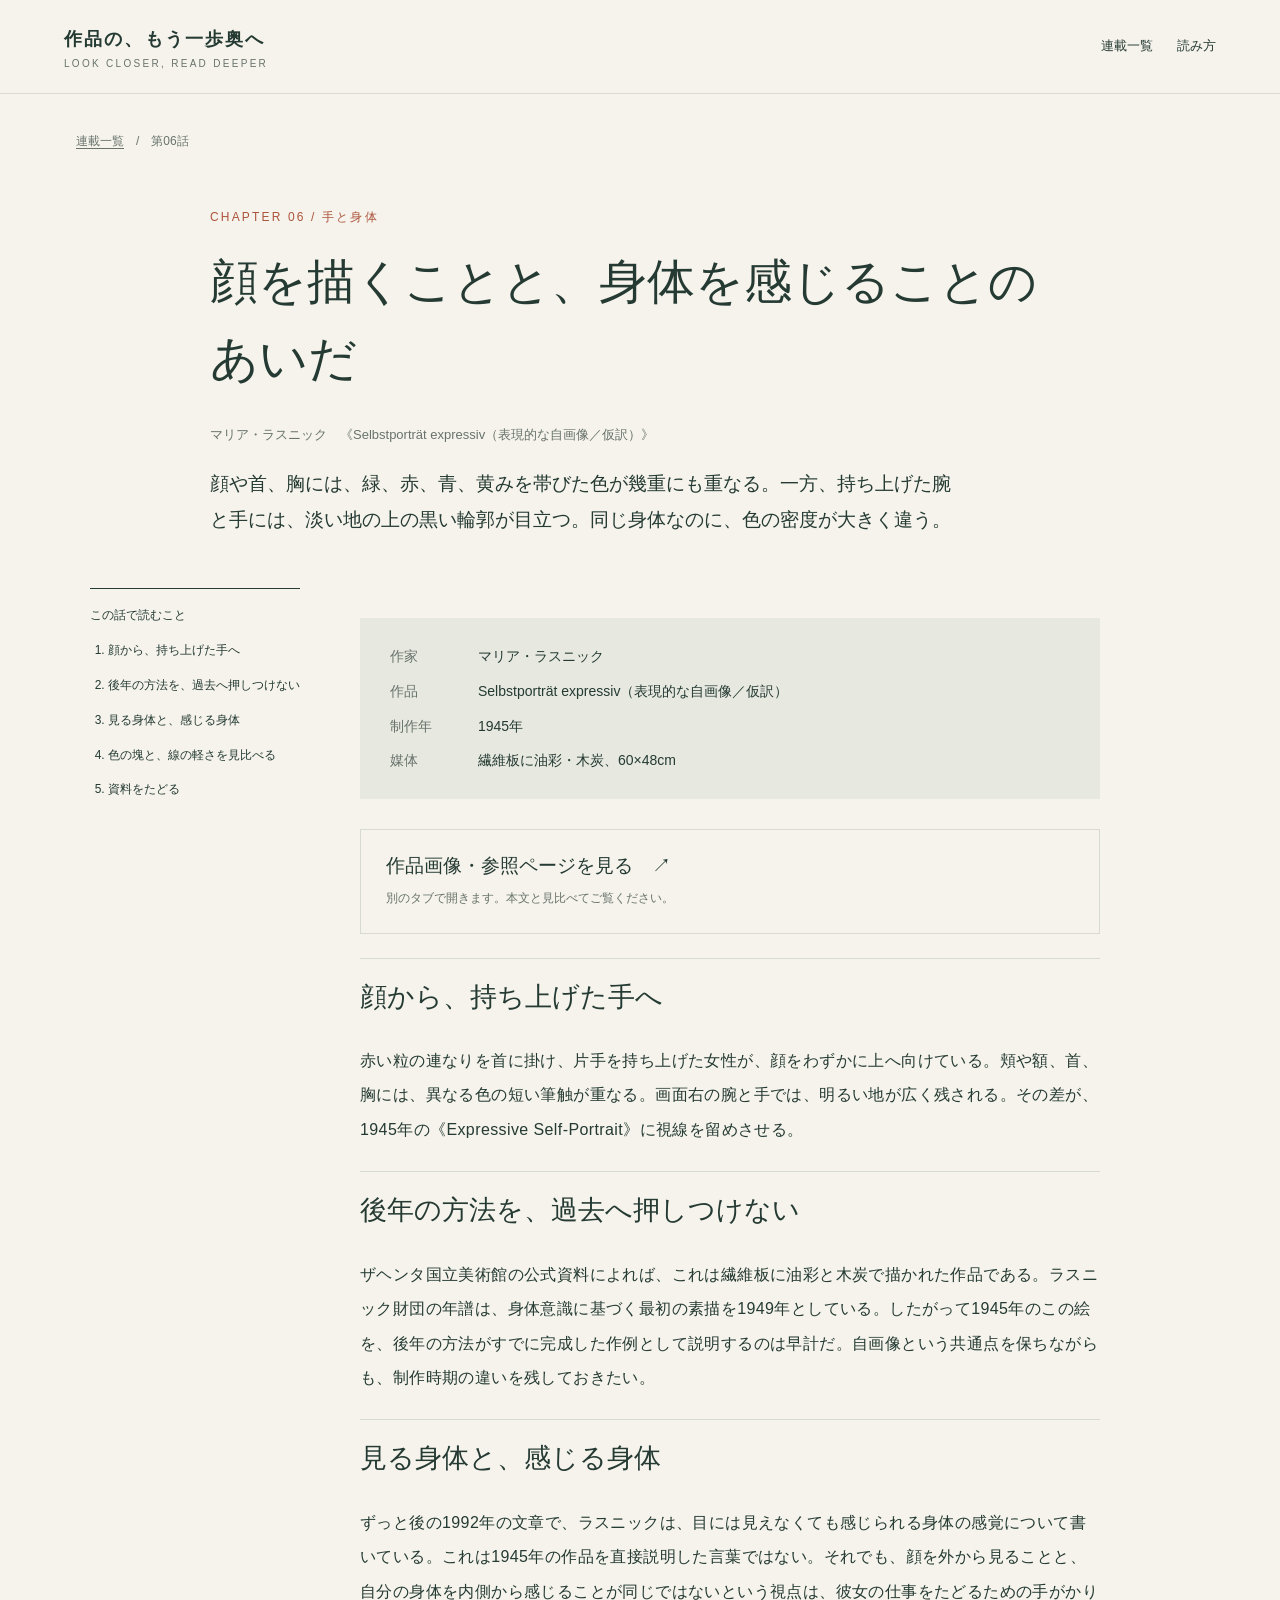
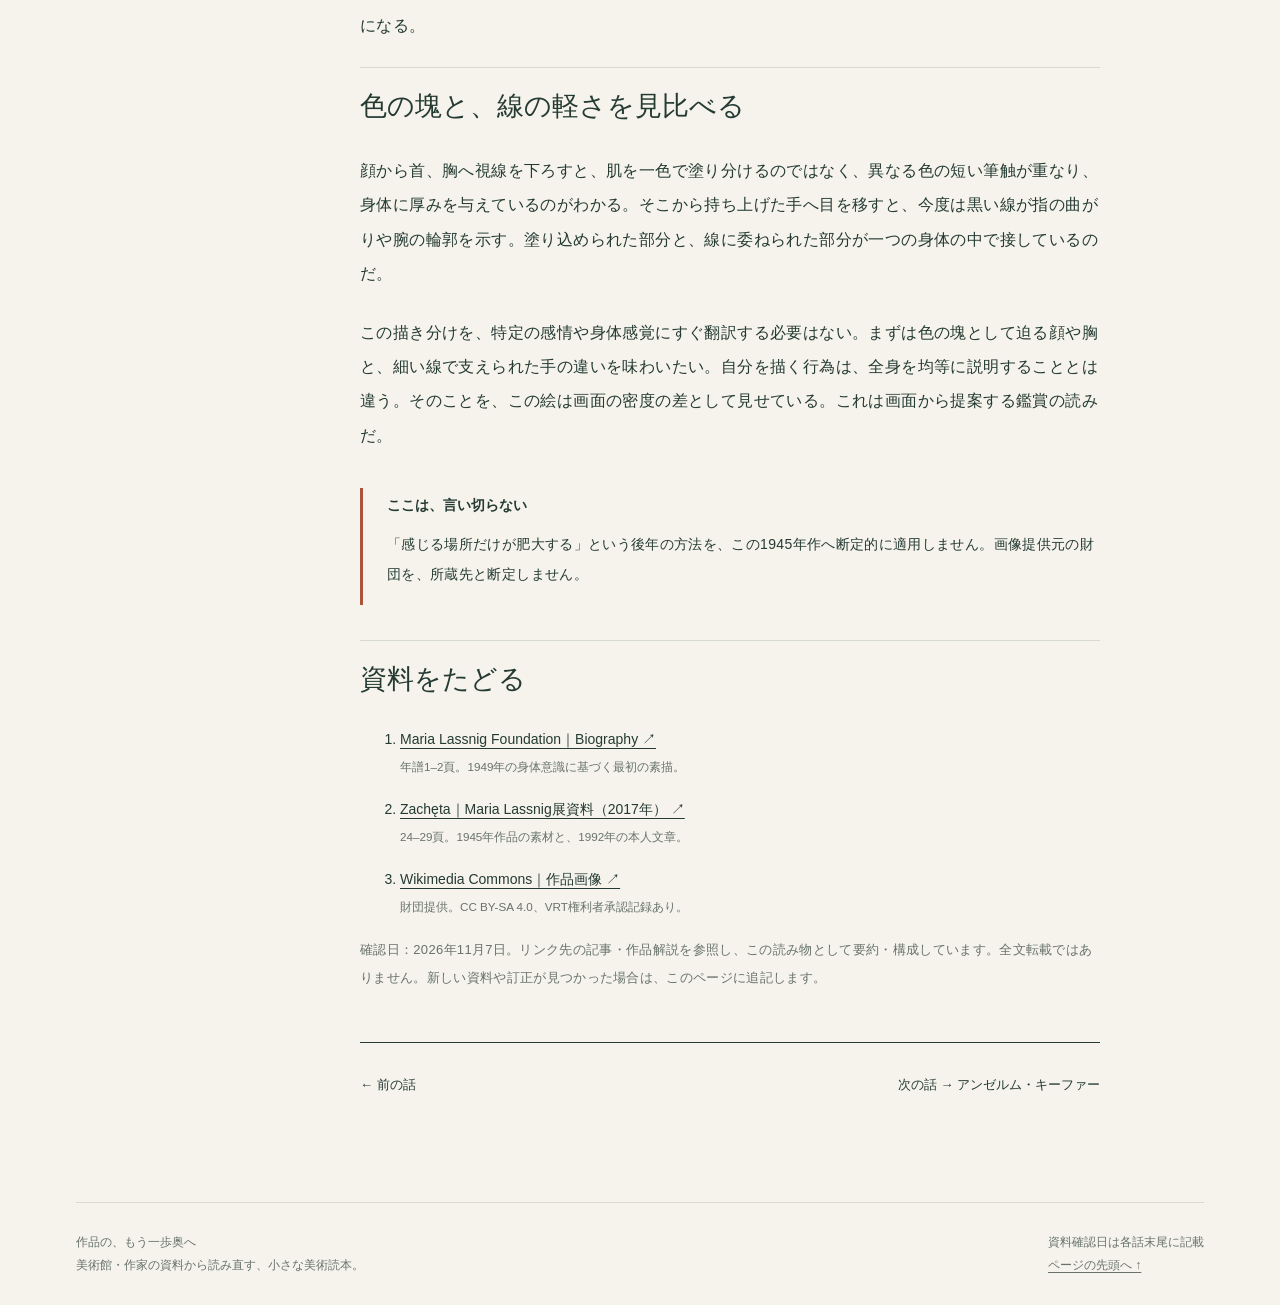
<file: articles/lassnig-expressive-self.html>
<!doctype html><html lang="ja"><head><meta charset="utf-8"><meta name="viewport" content="width=device-width,initial-scale=1"><meta name="theme-color" content="#243a33"><meta name="description" content="手・素材・身体・記憶をめぐる美術の読み物。公式資料をたどり、作品をもう一度見るための連載。"><title>顔を描くことと、身体を感じることのあいだ | 作品の、もう一歩奥へ</title><link rel="stylesheet" href="../style.css"><link rel="icon" href="data:image/svg+xml,%3Csvg xmlns='http://www.w3.org/2000/svg' viewBox='0 0 64 64'%3E%3Crect width='64' height='64' rx='12' fill='%23243a33'/%3E%3Cpath d='M17 14v36m15-36v36m15-36v36' stroke='%23f5f3eb' stroke-width='2'/%3E%3C/svg%3E"></head><body id="top"><header><a class="brand" href="../">作品の、もう一歩奥へ<small>LOOK CLOSER, READ DEEPER</small></a><nav aria-label="主要ナビゲーション"><a href="../#series">連載一覧</a><a href="../#about">読み方</a></nav></header><main class="wrap"><div class="breadcrumbs"><a href="../#series">連載一覧</a>　/　第06話</div><section class="article-top"><div class="eyebrow">Chapter 06 / 手と身体</div><h1>顔を描くことと、身体を感じることのあいだ</h1><div class="artist">マリア・ラスニック　《Selbstporträt expressiv（表現的な自画像／仮訳）》</div><p class="lead">顔や首、胸には、緑、赤、青、黄みを帯びた色が幾重にも重なる。一方、持ち上げた腕と手には、淡い地の上の黒い輪郭が目立つ。同じ身体なのに、色の密度が大きく違う。</p></section><div class="article-layout"><aside class="toc" aria-label="この記事の目次">この話で読むこと<ol><li><a href="#s0">顔から、持ち上げた手へ</a></li><li><a href="#s1">後年の方法を、過去へ押しつけない</a></li><li><a href="#s2">見る身体と、感じる身体</a></li><li><a href="#s3">色の塊と、線の軽さを見比べる</a></li><li><a href="#sources">資料をたどる</a></li></ol></aside><article class="reading"><div class="art-facts"><dl><dt>作家</dt><dd>マリア・ラスニック</dd><dt>作品</dt><dd>Selbstporträt expressiv（表現的な自画像／仮訳）</dd><dt>制作年</dt><dd>1945年</dd><dt>媒体</dt><dd>繊維板に油彩・木炭、60×48cm</dd></dl></div><a class="art-link" href="https://commons.wikimedia.org/wiki/File:Maria_lassnig_selbstportraet_expressiv_1945.jpg" target="_blank" rel="noopener noreferrer"><strong>作品画像・参照ページを見る　↗</strong><small>別のタブで開きます。本文と見比べてご覧ください。</small></a><section id="s0"><h2>顔から、持ち上げた手へ</h2><p>赤い粒の連なりを首に掛け、片手を持ち上げた女性が、顔をわずかに上へ向けている。頬や額、首、胸には、異なる色の短い筆触が重なる。画面右の腕と手では、明るい地が広く残される。その差が、1945年の《Expressive Self-Portrait》に視線を留めさせる。</p></section><section id="s1"><h2>後年の方法を、過去へ押しつけない</h2><p>ザヘンタ国立美術館の公式資料によれば、これは繊維板に油彩と木炭で描かれた作品である。ラスニック財団の年譜は、身体意識に基づく最初の素描を1949年としている。したがって1945年のこの絵を、後年の方法がすでに完成した作例として説明するのは早計だ。自画像という共通点を保ちながらも、制作時期の違いを残しておきたい。</p></section><section id="s2"><h2>見る身体と、感じる身体</h2><p>ずっと後の1992年の文章で、ラスニックは、目には見えなくても感じられる身体の感覚について書いている。これは1945年の作品を直接説明した言葉ではない。それでも、顔を外から見ることと、自分の身体を内側から感じることが同じではないという視点は、彼女の仕事をたどるための手がかりになる。</p></section><section id="s3"><h2>色の塊と、線の軽さを見比べる</h2><p>顔から首、胸へ視線を下ろすと、肌を一色で塗り分けるのではなく、異なる色の短い筆触が重なり、身体に厚みを与えているのがわかる。そこから持ち上げた手へ目を移すと、今度は黒い線が指の曲がりや腕の輪郭を示す。塗り込められた部分と、線に委ねられた部分が一つの身体の中で接しているのだ。</p><p>この描き分けを、特定の感情や身体感覚にすぐ翻訳する必要はない。まずは色の塊として迫る顔や胸と、細い線で支えられた手の違いを味わいたい。自分を描く行為は、全身を均等に説明することとは違う。そのことを、この絵は画面の密度の差として見せている。これは画面から提案する鑑賞の読みだ。</p></section><aside class="caution"><h3>ここは、言い切らない</h3><p>「感じる場所だけが肥大する」という後年の方法を、この1945年作へ断定的に適用しません。画像提供元の財団を、所蔵先と断定しません。</p></aside><section id="sources"><h2>資料をたどる</h2><ol class="sources"><li><a href="https://www.marialassnig.org/wp-content/uploads/2016/06/Maria-Lassnig_biography_EN.pdf" target="_blank" rel="noopener noreferrer">Maria Lassnig Foundation｜Biography ↗</a><small>年譜1–2頁。1949年の身体意識に基づく最初の素描。</small></li><li><a href="https://zacheta.art.pl/public/upload/mediateka/pdf/5968c877c3b51.pdf" target="_blank" rel="noopener noreferrer">Zachęta｜Maria Lassnig展資料（2017年） ↗</a><small>24–29頁。1945年作品の素材と、1992年の本人文章。</small></li><li><a href="https://commons.wikimedia.org/wiki/File:Maria_lassnig_selbstportraet_expressiv_1945.jpg" target="_blank" rel="noopener noreferrer">Wikimedia Commons｜作品画像 ↗</a><small>財団提供。CC BY-SA 4.0、VRT権利者承認記録あり。</small></li></ol><p class="closing">確認日：2026年11月7日。リンク先の記事・作品解説を参照し、この読み物として要約・構成しています。全文転載ではありません。新しい資料や訂正が見つかった場合は、このページに追記します。</p></section><nav class="next-links" aria-label="前後の記事"><a href="sekine-phase-earth.html">← 前の話</a><a href="kiefer-lost-2004.html">次の話 → アンゼルム・キーファー</a></nav></article></div><footer class="footer"><span>作品の、もう一歩奥へ<br>美術館・作家の資料から読み直す、小さな美術読本。</span><span>資料確認日は各話末尾に記載<br><a href="#top" class="backtop">ページの先頭へ ↑</a></span></footer></main><script src="../app.js"></script></body></html>
</file>
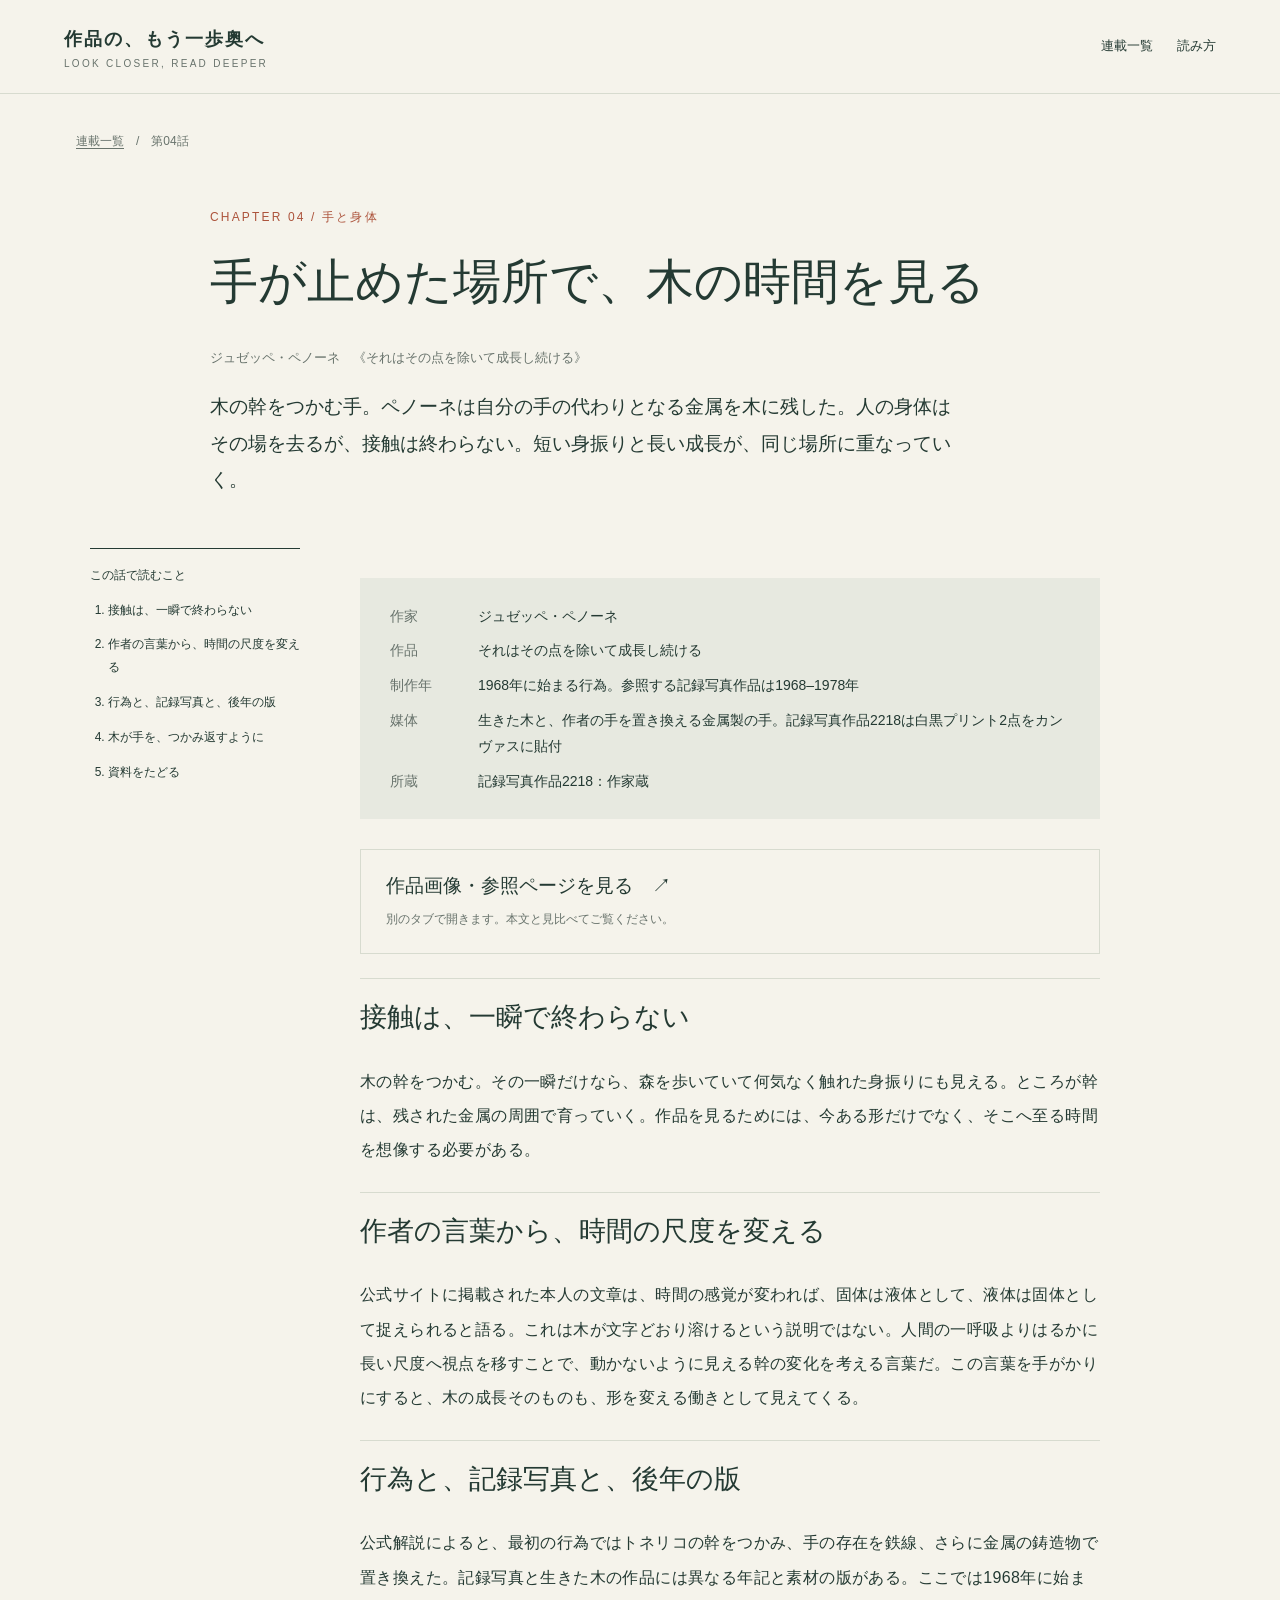
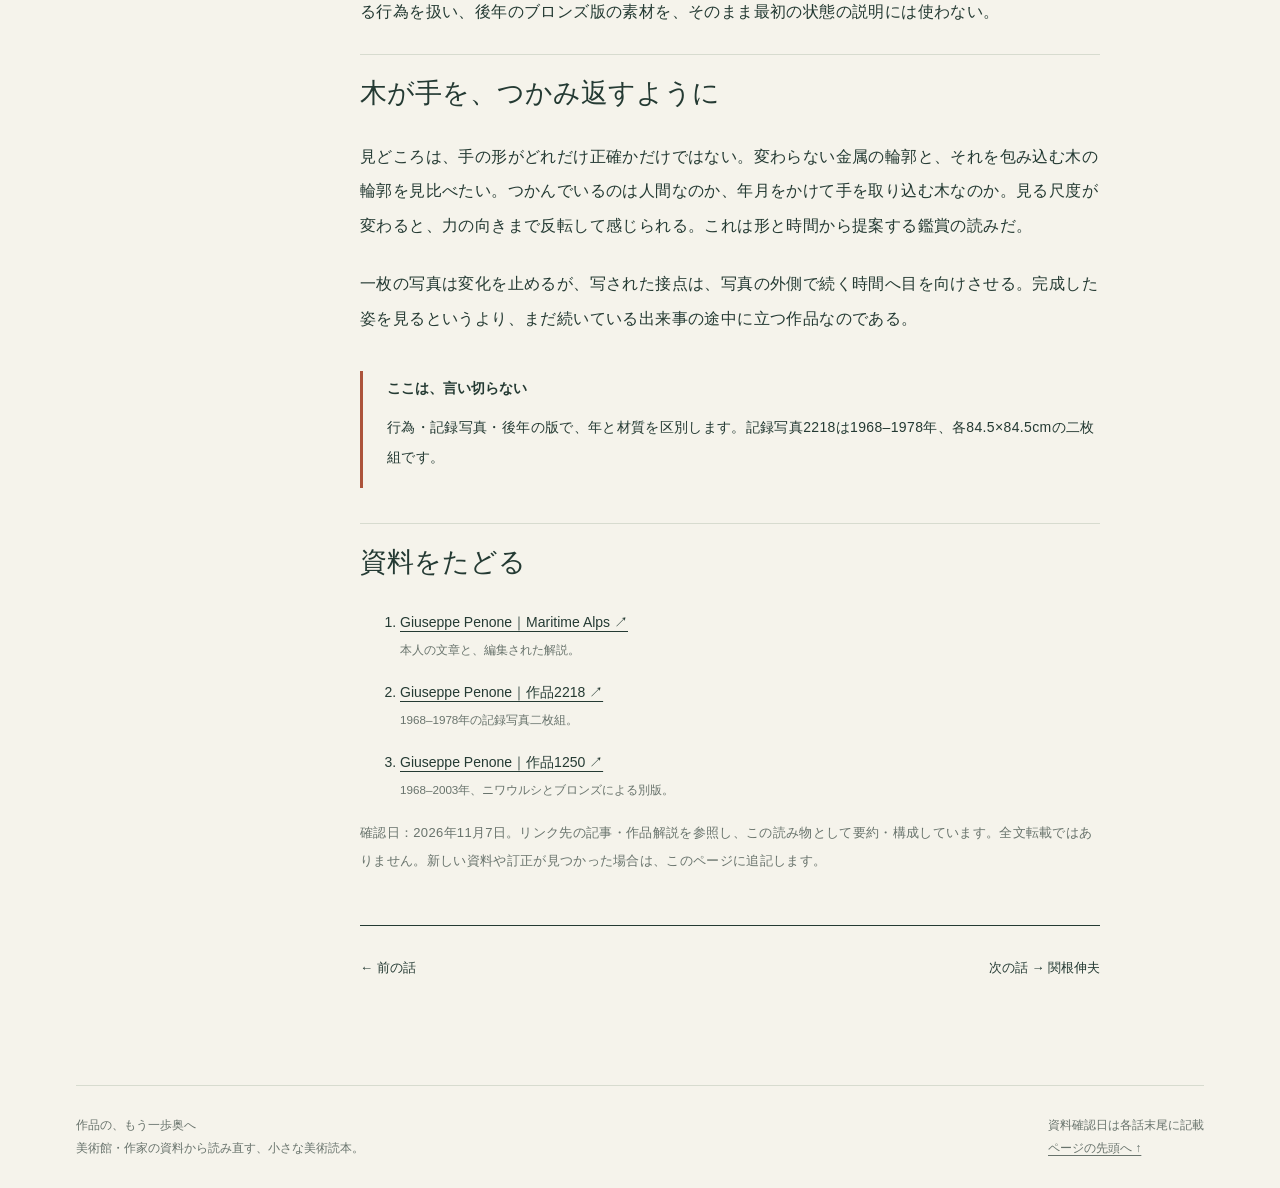
<file: articles/penone-growth.html>
<!doctype html><html lang="ja"><head><meta charset="utf-8"><meta name="viewport" content="width=device-width,initial-scale=1"><meta name="theme-color" content="#243a33"><meta name="description" content="手・素材・身体・記憶をめぐる美術の読み物。公式資料をたどり、作品をもう一度見るための連載。"><title>手が止めた場所で、木の時間を見る | 作品の、もう一歩奥へ</title><link rel="stylesheet" href="../style.css"><link rel="icon" href="data:image/svg+xml,%3Csvg xmlns='http://www.w3.org/2000/svg' viewBox='0 0 64 64'%3E%3Crect width='64' height='64' rx='12' fill='%23243a33'/%3E%3Cpath d='M17 14v36m15-36v36m15-36v36' stroke='%23f5f3eb' stroke-width='2'/%3E%3C/svg%3E"></head><body id="top"><header><a class="brand" href="../">作品の、もう一歩奥へ<small>LOOK CLOSER, READ DEEPER</small></a><nav aria-label="主要ナビゲーション"><a href="../#series">連載一覧</a><a href="../#about">読み方</a></nav></header><main class="wrap"><div class="breadcrumbs"><a href="../#series">連載一覧</a>　/　第04話</div><section class="article-top"><div class="eyebrow">Chapter 04 / 手と身体</div><h1>手が止めた場所で、木の時間を見る</h1><div class="artist">ジュゼッペ・ペノーネ　《それはその点を除いて成長し続ける》</div><p class="lead">木の幹をつかむ手。ペノーネは自分の手の代わりとなる金属を木に残した。人の身体はその場を去るが、接触は終わらない。短い身振りと長い成長が、同じ場所に重なっていく。</p></section><div class="article-layout"><aside class="toc" aria-label="この記事の目次">この話で読むこと<ol><li><a href="#s0">接触は、一瞬で終わらない</a></li><li><a href="#s1">作者の言葉から、時間の尺度を変える</a></li><li><a href="#s2">行為と、記録写真と、後年の版</a></li><li><a href="#s3">木が手を、つかみ返すように</a></li><li><a href="#sources">資料をたどる</a></li></ol></aside><article class="reading"><div class="art-facts"><dl><dt>作家</dt><dd>ジュゼッペ・ペノーネ</dd><dt>作品</dt><dd>それはその点を除いて成長し続ける</dd><dt>制作年</dt><dd>1968年に始まる行為。参照する記録写真作品は1968–1978年</dd><dt>媒体</dt><dd>生きた木と、作者の手を置き換える金属製の手。記録写真作品2218は白黒プリント2点をカンヴァスに貼付</dd><dt>所蔵</dt><dd>記録写真作品2218：作家蔵</dd></dl></div><a class="art-link" href="https://giuseppepenone.com/en/works/2218-alpi-marittime-continuera-a-crescere-tranne-che-in-quel-punto" target="_blank" rel="noopener noreferrer"><strong>作品画像・参照ページを見る　↗</strong><small>別のタブで開きます。本文と見比べてご覧ください。</small></a><section id="s0"><h2>接触は、一瞬で終わらない</h2><p>木の幹をつかむ。その一瞬だけなら、森を歩いていて何気なく触れた身振りにも見える。ところが幹は、残された金属の周囲で育っていく。作品を見るためには、今ある形だけでなく、そこへ至る時間を想像する必要がある。</p></section><section id="s1"><h2>作者の言葉から、時間の尺度を変える</h2><p>公式サイトに掲載された本人の文章は、時間の感覚が変われば、固体は液体として、液体は固体として捉えられると語る。これは木が文字どおり溶けるという説明ではない。人間の一呼吸よりはるかに長い尺度へ視点を移すことで、動かないように見える幹の変化を考える言葉だ。この言葉を手がかりにすると、木の成長そのものも、形を変える働きとして見えてくる。</p></section><section id="s2"><h2>行為と、記録写真と、後年の版</h2><p>公式解説によると、最初の行為ではトネリコの幹をつかみ、手の存在を鉄線、さらに金属の鋳造物で置き換えた。記録写真と生きた木の作品には異なる年記と素材の版がある。ここでは1968年に始まる行為を扱い、後年のブロンズ版の素材を、そのまま最初の状態の説明には使わない。</p></section><section id="s3"><h2>木が手を、つかみ返すように</h2><p>見どころは、手の形がどれだけ正確かだけではない。変わらない金属の輪郭と、それを包み込む木の輪郭を見比べたい。つかんでいるのは人間なのか、年月をかけて手を取り込む木なのか。見る尺度が変わると、力の向きまで反転して感じられる。これは形と時間から提案する鑑賞の読みだ。</p><p>一枚の写真は変化を止めるが、写された接点は、写真の外側で続く時間へ目を向けさせる。完成した姿を見るというより、まだ続いている出来事の途中に立つ作品なのである。</p></section><aside class="caution"><h3>ここは、言い切らない</h3><p>行為・記録写真・後年の版で、年と材質を区別します。記録写真2218は1968–1978年、各84.5×84.5cmの二枚組です。</p></aside><section id="sources"><h2>資料をたどる</h2><ol class="sources"><li><a href="https://giuseppepenone.com/en/words/maritime-alps" target="_blank" rel="noopener noreferrer">Giuseppe Penone｜Maritime Alps ↗</a><small>本人の文章と、編集された解説。</small></li><li><a href="https://giuseppepenone.com/en/works/2218-alpi-marittime-continuera-a-crescere-tranne-che-in-quel-punto" target="_blank" rel="noopener noreferrer">Giuseppe Penone｜作品2218 ↗</a><small>1968–1978年の記録写真二枚組。</small></li><li><a href="https://giuseppepenone.com/en/works/1250-continuera-a-crescere-tranne-che-in-quel-punto" target="_blank" rel="noopener noreferrer">Giuseppe Penone｜作品1250 ↗</a><small>1968–2003年、ニワウルシとブロンズによる別版。</small></li></ol><p class="closing">確認日：2026年11月7日。リンク先の記事・作品解説を参照し、この読み物として要約・構成しています。全文転載ではありません。新しい資料や訂正が見つかった場合は、このページに追記します。</p></section><nav class="next-links" aria-label="前後の記事"><a href="stieglitz-okeeffe-hands.html">← 前の話</a><a href="sekine-phase-earth.html">次の話 → 関根伸夫</a></nav></article></div><footer class="footer"><span>作品の、もう一歩奥へ<br>美術館・作家の資料から読み直す、小さな美術読本。</span><span>資料確認日は各話末尾に記載<br><a href="#top" class="backtop">ページの先頭へ ↑</a></span></footer></main><script src="../app.js"></script></body></html>
</file>
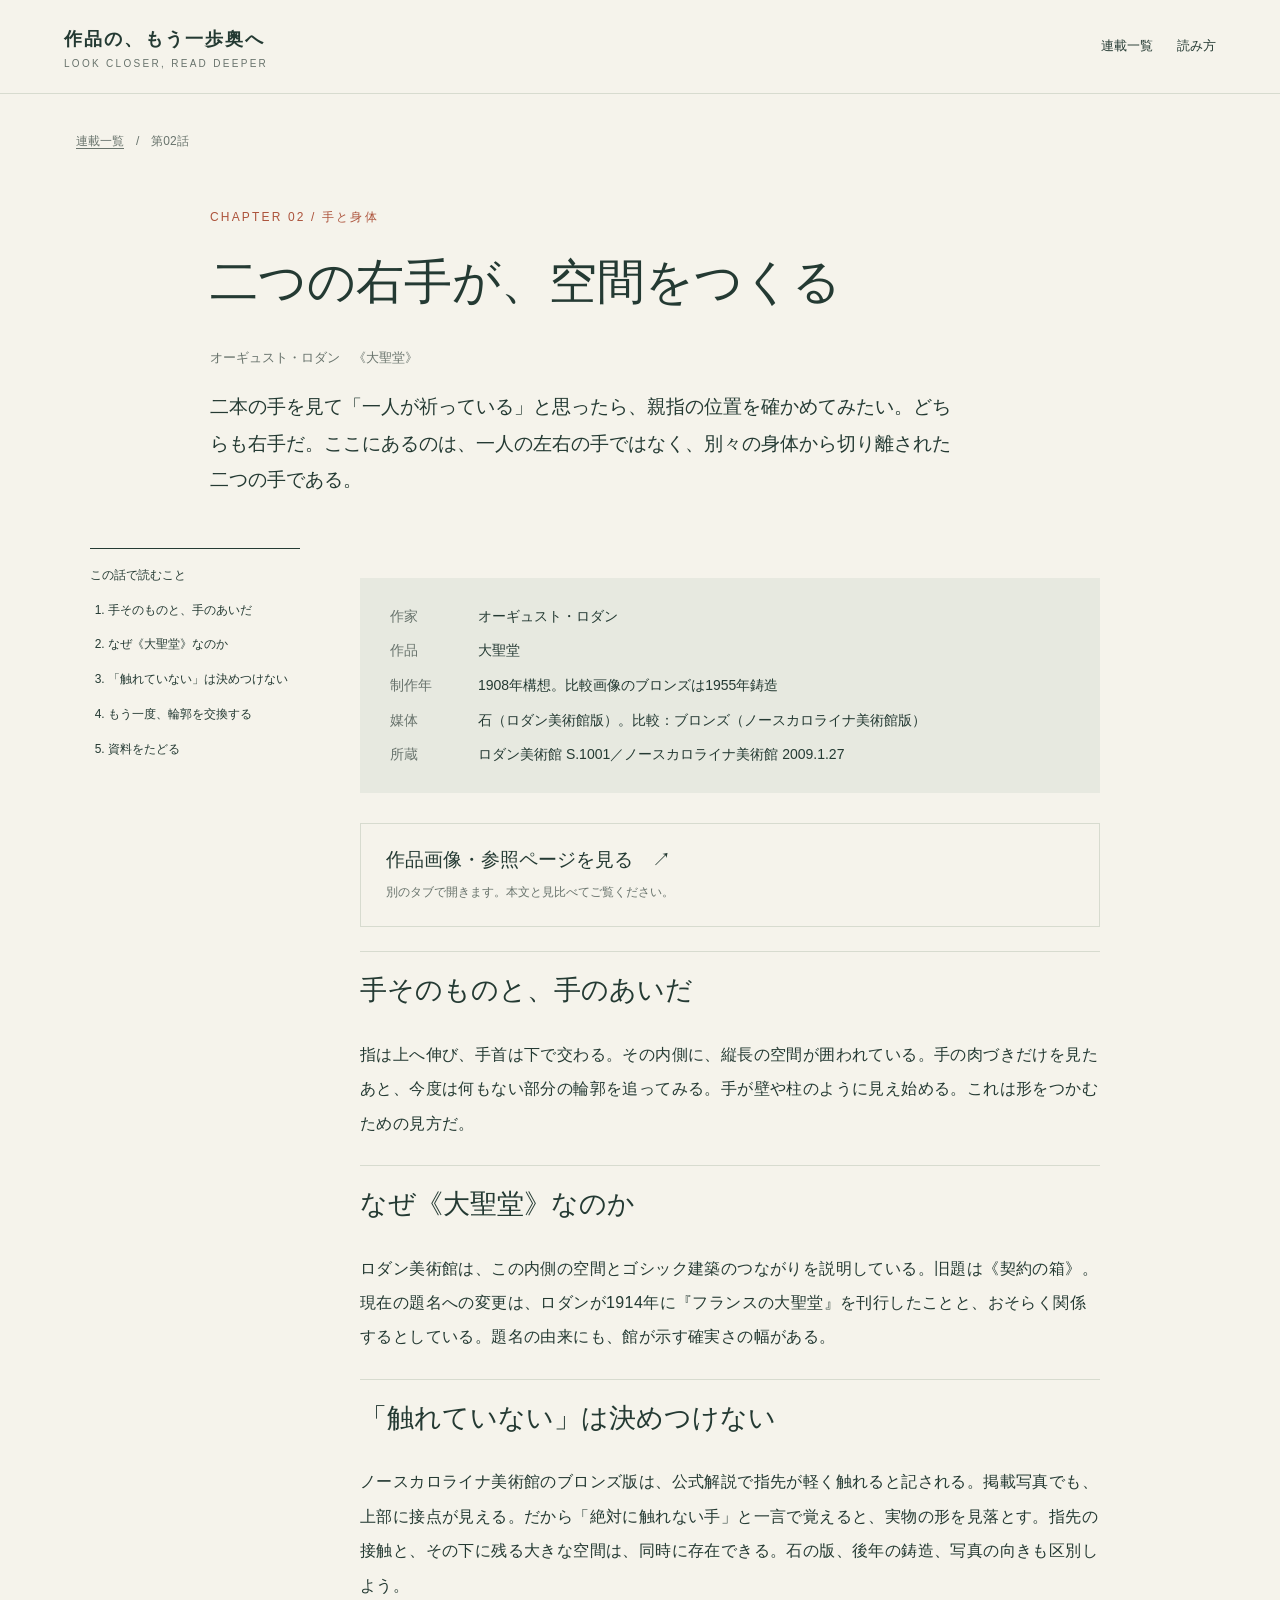
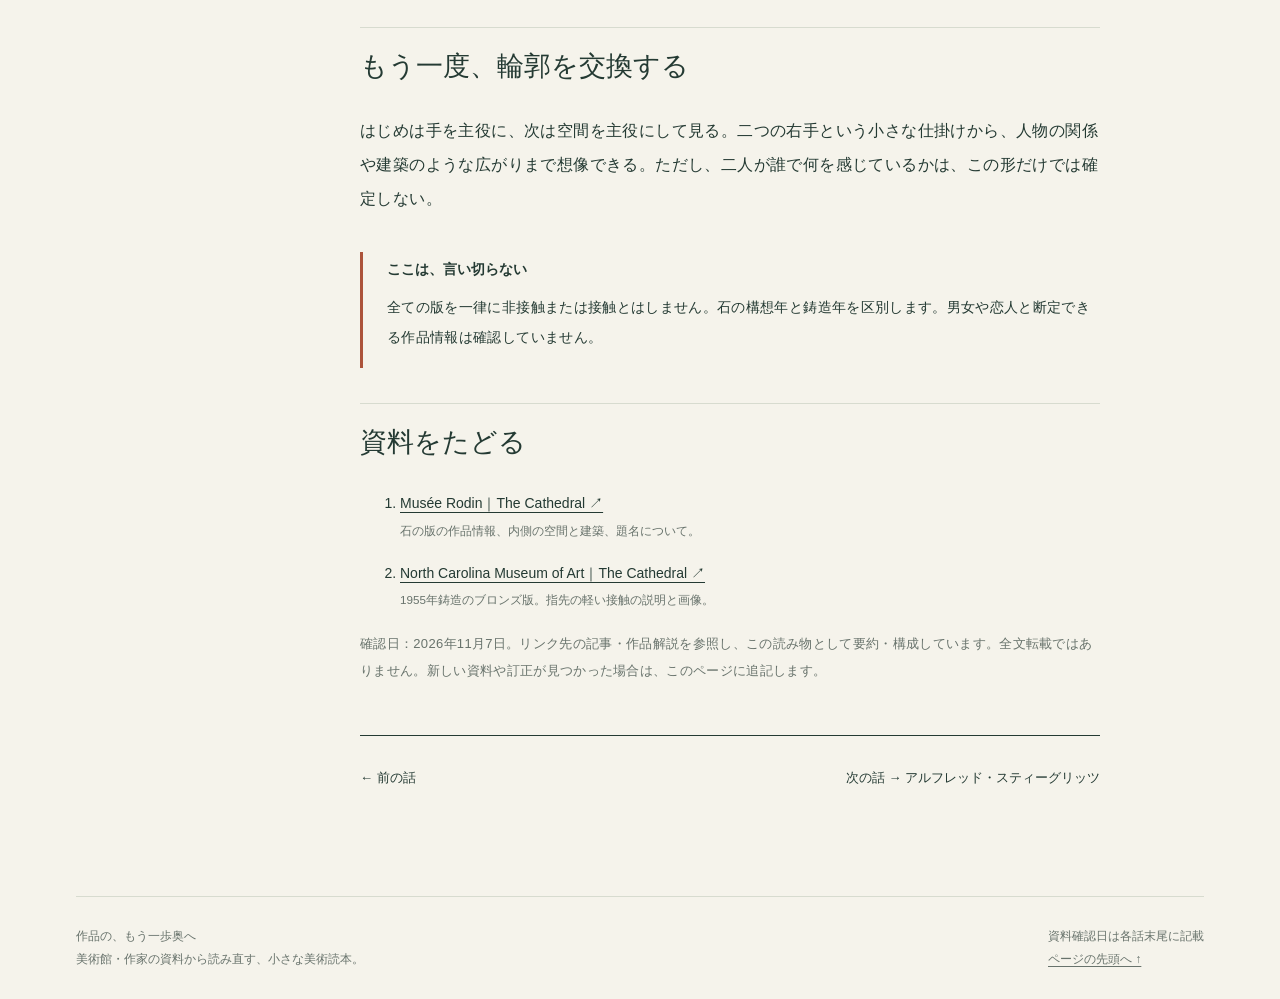
<file: articles/rodin-cathedral.html>
<!doctype html><html lang="ja"><head><meta charset="utf-8"><meta name="viewport" content="width=device-width,initial-scale=1"><meta name="theme-color" content="#243a33"><meta name="description" content="手・素材・身体・記憶をめぐる美術の読み物。公式資料をたどり、作品をもう一度見るための連載。"><title>二つの右手が、空間をつくる | 作品の、もう一歩奥へ</title><link rel="stylesheet" href="../style.css"><link rel="icon" href="data:image/svg+xml,%3Csvg xmlns='http://www.w3.org/2000/svg' viewBox='0 0 64 64'%3E%3Crect width='64' height='64' rx='12' fill='%23243a33'/%3E%3Cpath d='M17 14v36m15-36v36m15-36v36' stroke='%23f5f3eb' stroke-width='2'/%3E%3C/svg%3E"></head><body id="top"><header><a class="brand" href="../">作品の、もう一歩奥へ<small>LOOK CLOSER, READ DEEPER</small></a><nav aria-label="主要ナビゲーション"><a href="../#series">連載一覧</a><a href="../#about">読み方</a></nav></header><main class="wrap"><div class="breadcrumbs"><a href="../#series">連載一覧</a>　/　第02話</div><section class="article-top"><div class="eyebrow">Chapter 02 / 手と身体</div><h1>二つの右手が、空間をつくる</h1><div class="artist">オーギュスト・ロダン　《大聖堂》</div><p class="lead">二本の手を見て「一人が祈っている」と思ったら、親指の位置を確かめてみたい。どちらも右手だ。ここにあるのは、一人の左右の手ではなく、別々の身体から切り離された二つの手である。</p></section><div class="article-layout"><aside class="toc" aria-label="この記事の目次">この話で読むこと<ol><li><a href="#s0">手そのものと、手のあいだ</a></li><li><a href="#s1">なぜ《大聖堂》なのか</a></li><li><a href="#s2">「触れていない」は決めつけない</a></li><li><a href="#s3">もう一度、輪郭を交換する</a></li><li><a href="#sources">資料をたどる</a></li></ol></aside><article class="reading"><div class="art-facts"><dl><dt>作家</dt><dd>オーギュスト・ロダン</dd><dt>作品</dt><dd>大聖堂</dd><dt>制作年</dt><dd>1908年構想。比較画像のブロンズは1955年鋳造</dd><dt>媒体</dt><dd>石（ロダン美術館版）。比較：ブロンズ（ノースカロライナ美術館版）</dd><dt>所蔵</dt><dd>ロダン美術館 S.1001／ノースカロライナ美術館 2009.1.27</dd></dl></div><a class="art-link" href="https://learn.ncartmuseum.org/artwork/the-cathedral/" target="_blank" rel="noopener noreferrer"><strong>作品画像・参照ページを見る　↗</strong><small>別のタブで開きます。本文と見比べてご覧ください。</small></a><section id="s0"><h2>手そのものと、手のあいだ</h2><p>指は上へ伸び、手首は下で交わる。その内側に、縦長の空間が囲われている。手の肉づきだけを見たあと、今度は何もない部分の輪郭を追ってみる。手が壁や柱のように見え始める。これは形をつかむための見方だ。</p></section><section id="s1"><h2>なぜ《大聖堂》なのか</h2><p>ロダン美術館は、この内側の空間とゴシック建築のつながりを説明している。旧題は《契約の箱》。現在の題名への変更は、ロダンが1914年に『フランスの大聖堂』を刊行したことと、おそらく関係するとしている。題名の由来にも、館が示す確実さの幅がある。</p></section><section id="s2"><h2>「触れていない」は決めつけない</h2><p>ノースカロライナ美術館のブロンズ版は、公式解説で指先が軽く触れると記される。掲載写真でも、上部に接点が見える。だから「絶対に触れない手」と一言で覚えると、実物の形を見落とす。指先の接触と、その下に残る大きな空間は、同時に存在できる。石の版、後年の鋳造、写真の向きも区別しよう。</p></section><section id="s3"><h2>もう一度、輪郭を交換する</h2><p>はじめは手を主役に、次は空間を主役にして見る。二つの右手という小さな仕掛けから、人物の関係や建築のような広がりまで想像できる。ただし、二人が誰で何を感じているかは、この形だけでは確定しない。</p></section><aside class="caution"><h3>ここは、言い切らない</h3><p>全ての版を一律に非接触または接触とはしません。石の構想年と鋳造年を区別します。男女や恋人と断定できる作品情報は確認していません。</p></aside><section id="sources"><h2>資料をたどる</h2><ol class="sources"><li><a href="https://www.musee-rodin.fr/en/musee/collections/oeuvres/cathedral" target="_blank" rel="noopener noreferrer">Musée Rodin｜The Cathedral ↗</a><small>石の版の作品情報、内側の空間と建築、題名について。</small></li><li><a href="https://learn.ncartmuseum.org/artwork/the-cathedral/" target="_blank" rel="noopener noreferrer">North Carolina Museum of Art｜The Cathedral ↗</a><small>1955年鋳造のブロンズ版。指先の軽い接触の説明と画像。</small></li></ol><p class="closing">確認日：2026年11月7日。リンク先の記事・作品解説を参照し、この読み物として要約・構成しています。全文転載ではありません。新しい資料や訂正が見つかった場合は、このページに追記します。</p></section><nav class="next-links" aria-label="前後の記事"><a href="durer-praying-hands.html">← 前の話</a><a href="stieglitz-okeeffe-hands.html">次の話 → アルフレッド・スティーグリッツ</a></nav></article></div><footer class="footer"><span>作品の、もう一歩奥へ<br>美術館・作家の資料から読み直す、小さな美術読本。</span><span>資料確認日は各話末尾に記載<br><a href="#top" class="backtop">ページの先頭へ ↑</a></span></footer></main><script src="../app.js"></script></body></html>
</file>
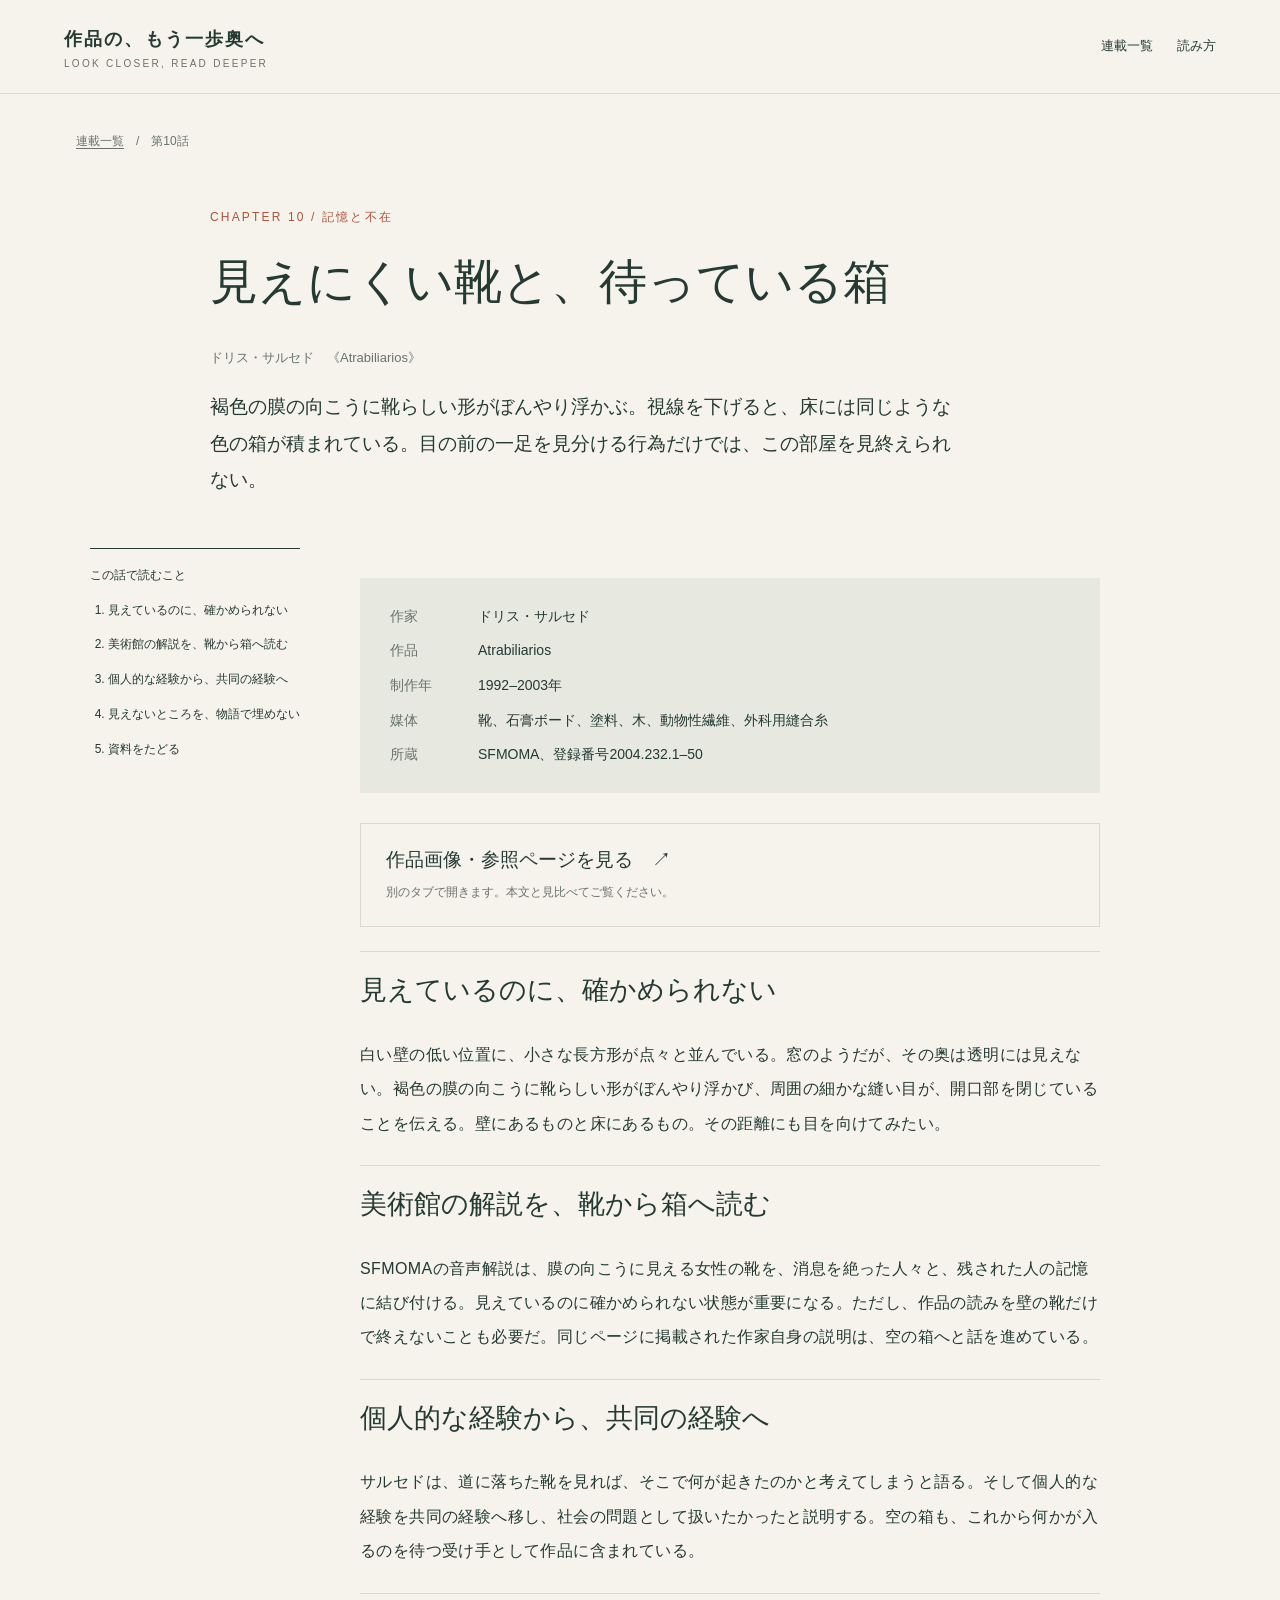
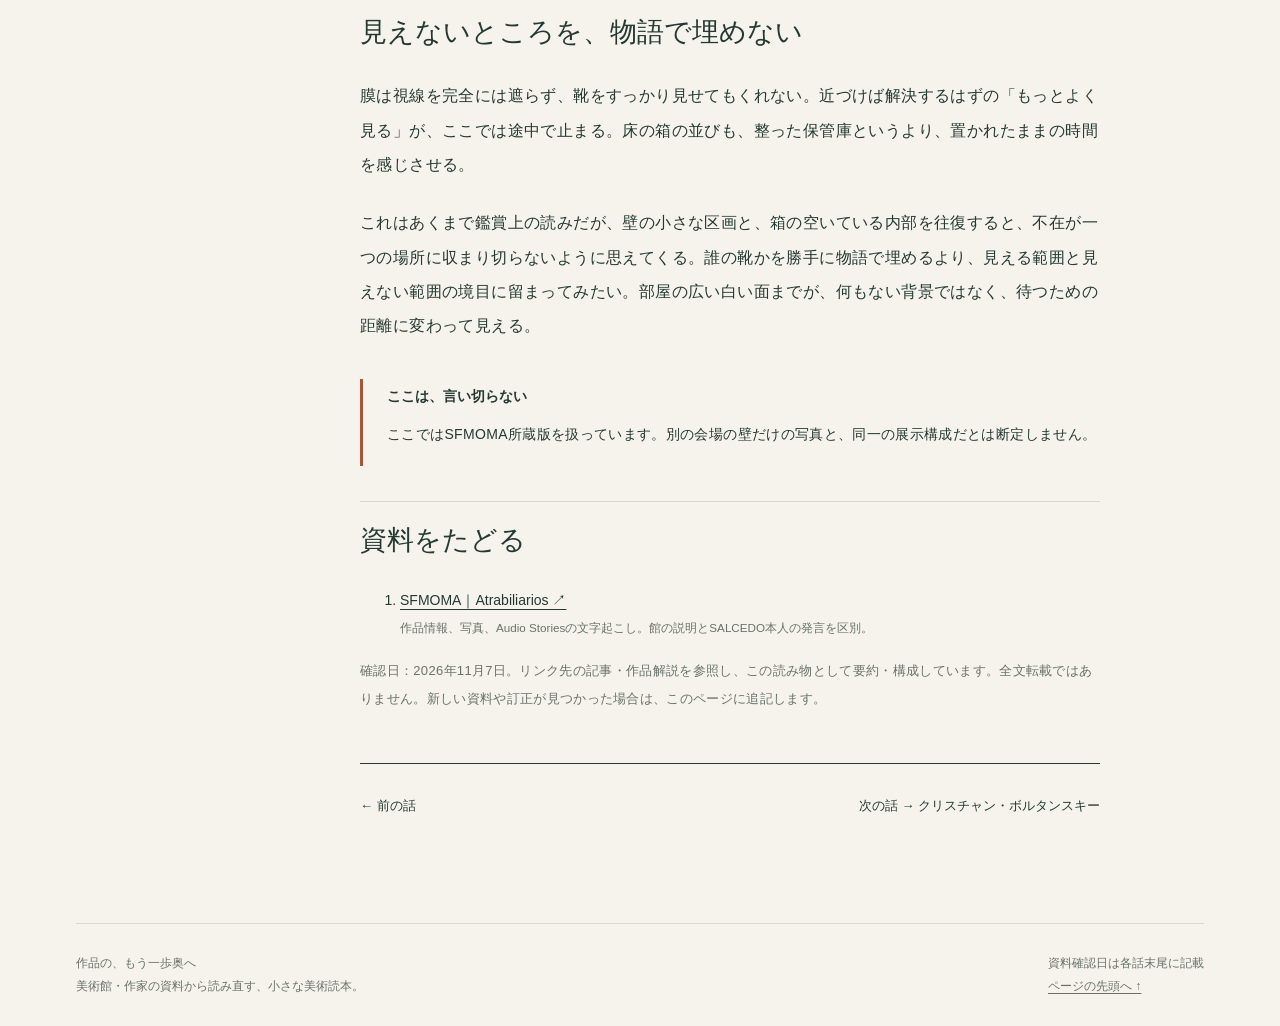
<file: articles/salcedo-atrabiliarios.html>
<!doctype html><html lang="ja"><head><meta charset="utf-8"><meta name="viewport" content="width=device-width,initial-scale=1"><meta name="theme-color" content="#243a33"><meta name="description" content="手・素材・身体・記憶をめぐる美術の読み物。公式資料をたどり、作品をもう一度見るための連載。"><title>見えにくい靴と、待っている箱 | 作品の、もう一歩奥へ</title><link rel="stylesheet" href="../style.css"><link rel="icon" href="data:image/svg+xml,%3Csvg xmlns='http://www.w3.org/2000/svg' viewBox='0 0 64 64'%3E%3Crect width='64' height='64' rx='12' fill='%23243a33'/%3E%3Cpath d='M17 14v36m15-36v36m15-36v36' stroke='%23f5f3eb' stroke-width='2'/%3E%3C/svg%3E"></head><body id="top"><header><a class="brand" href="../">作品の、もう一歩奥へ<small>LOOK CLOSER, READ DEEPER</small></a><nav aria-label="主要ナビゲーション"><a href="../#series">連載一覧</a><a href="../#about">読み方</a></nav></header><main class="wrap"><div class="breadcrumbs"><a href="../#series">連載一覧</a>　/　第10話</div><section class="article-top"><div class="eyebrow">Chapter 10 / 記憶と不在</div><h1>見えにくい靴と、待っている箱</h1><div class="artist">ドリス・サルセド　《Atrabiliarios》</div><p class="lead">褐色の膜の向こうに靴らしい形がぼんやり浮かぶ。視線を下げると、床には同じような色の箱が積まれている。目の前の一足を見分ける行為だけでは、この部屋を見終えられない。</p></section><div class="article-layout"><aside class="toc" aria-label="この記事の目次">この話で読むこと<ol><li><a href="#s0">見えているのに、確かめられない</a></li><li><a href="#s1">美術館の解説を、靴から箱へ読む</a></li><li><a href="#s2">個人的な経験から、共同の経験へ</a></li><li><a href="#s3">見えないところを、物語で埋めない</a></li><li><a href="#sources">資料をたどる</a></li></ol></aside><article class="reading"><div class="art-facts"><dl><dt>作家</dt><dd>ドリス・サルセド</dd><dt>作品</dt><dd>Atrabiliarios</dd><dt>制作年</dt><dd>1992–2003年</dd><dt>媒体</dt><dd>靴、石膏ボード、塗料、木、動物性繊維、外科用縫合糸</dd><dt>所蔵</dt><dd>SFMOMA、登録番号2004.232.1–50</dd></dl></div><a class="art-link" href="https://www.sfmoma.org/artwork/2004.232.1-50/" target="_blank" rel="noopener noreferrer"><strong>作品画像・参照ページを見る　↗</strong><small>別のタブで開きます。本文と見比べてご覧ください。</small></a><section id="s0"><h2>見えているのに、確かめられない</h2><p>白い壁の低い位置に、小さな長方形が点々と並んでいる。窓のようだが、その奥は透明には見えない。褐色の膜の向こうに靴らしい形がぼんやり浮かび、周囲の細かな縫い目が、開口部を閉じていることを伝える。壁にあるものと床にあるもの。その距離にも目を向けてみたい。</p></section><section id="s1"><h2>美術館の解説を、靴から箱へ読む</h2><p>SFMOMAの音声解説は、膜の向こうに見える女性の靴を、消息を絶った人々と、残された人の記憶に結び付ける。見えているのに確かめられない状態が重要になる。ただし、作品の読みを壁の靴だけで終えないことも必要だ。同じページに掲載された作家自身の説明は、空の箱へと話を進めている。</p></section><section id="s2"><h2>個人的な経験から、共同の経験へ</h2><p>サルセドは、道に落ちた靴を見れば、そこで何が起きたのかと考えてしまうと語る。そして個人的な経験を共同の経験へ移し、社会の問題として扱いたかったと説明する。空の箱も、これから何かが入るのを待つ受け手として作品に含まれている。</p></section><section id="s3"><h2>見えないところを、物語で埋めない</h2><p>膜は視線を完全には遮らず、靴をすっかり見せてもくれない。近づけば解決するはずの「もっとよく見る」が、ここでは途中で止まる。床の箱の並びも、整った保管庫というより、置かれたままの時間を感じさせる。</p><p>これはあくまで鑑賞上の読みだが、壁の小さな区画と、箱の空いている内部を往復すると、不在が一つの場所に収まり切らないように思えてくる。誰の靴かを勝手に物語で埋めるより、見える範囲と見えない範囲の境目に留まってみたい。部屋の広い白い面までが、何もない背景ではなく、待つための距離に変わって見える。</p></section><aside class="caution"><h3>ここは、言い切らない</h3><p>ここではSFMOMA所蔵版を扱っています。別の会場の壁だけの写真と、同一の展示構成だとは断定しません。</p></aside><section id="sources"><h2>資料をたどる</h2><ol class="sources"><li><a href="https://www.sfmoma.org/artwork/2004.232.1-50/" target="_blank" rel="noopener noreferrer">SFMOMA｜Atrabiliarios ↗</a><small>作品情報、写真、Audio Storiesの文字起こし。館の説明とSALCEDO本人の発言を区別。</small></li></ol><p class="closing">確認日：2026年11月7日。リンク先の記事・作品解説を参照し、この読み物として要約・構成しています。全文転載ではありません。新しい資料や訂正が見つかった場合は、このページに追記します。</p></section><nav class="next-links" aria-label="前後の記事"><a href="hesse-contingent-1969.html">← 前の話</a><a href="boltanski-personnes-milan-2010.html">次の話 → クリスチャン・ボルタンスキー</a></nav></article></div><footer class="footer"><span>作品の、もう一歩奥へ<br>美術館・作家の資料から読み直す、小さな美術読本。</span><span>資料確認日は各話末尾に記載<br><a href="#top" class="backtop">ページの先頭へ ↑</a></span></footer></main><script src="../app.js"></script></body></html>
</file>
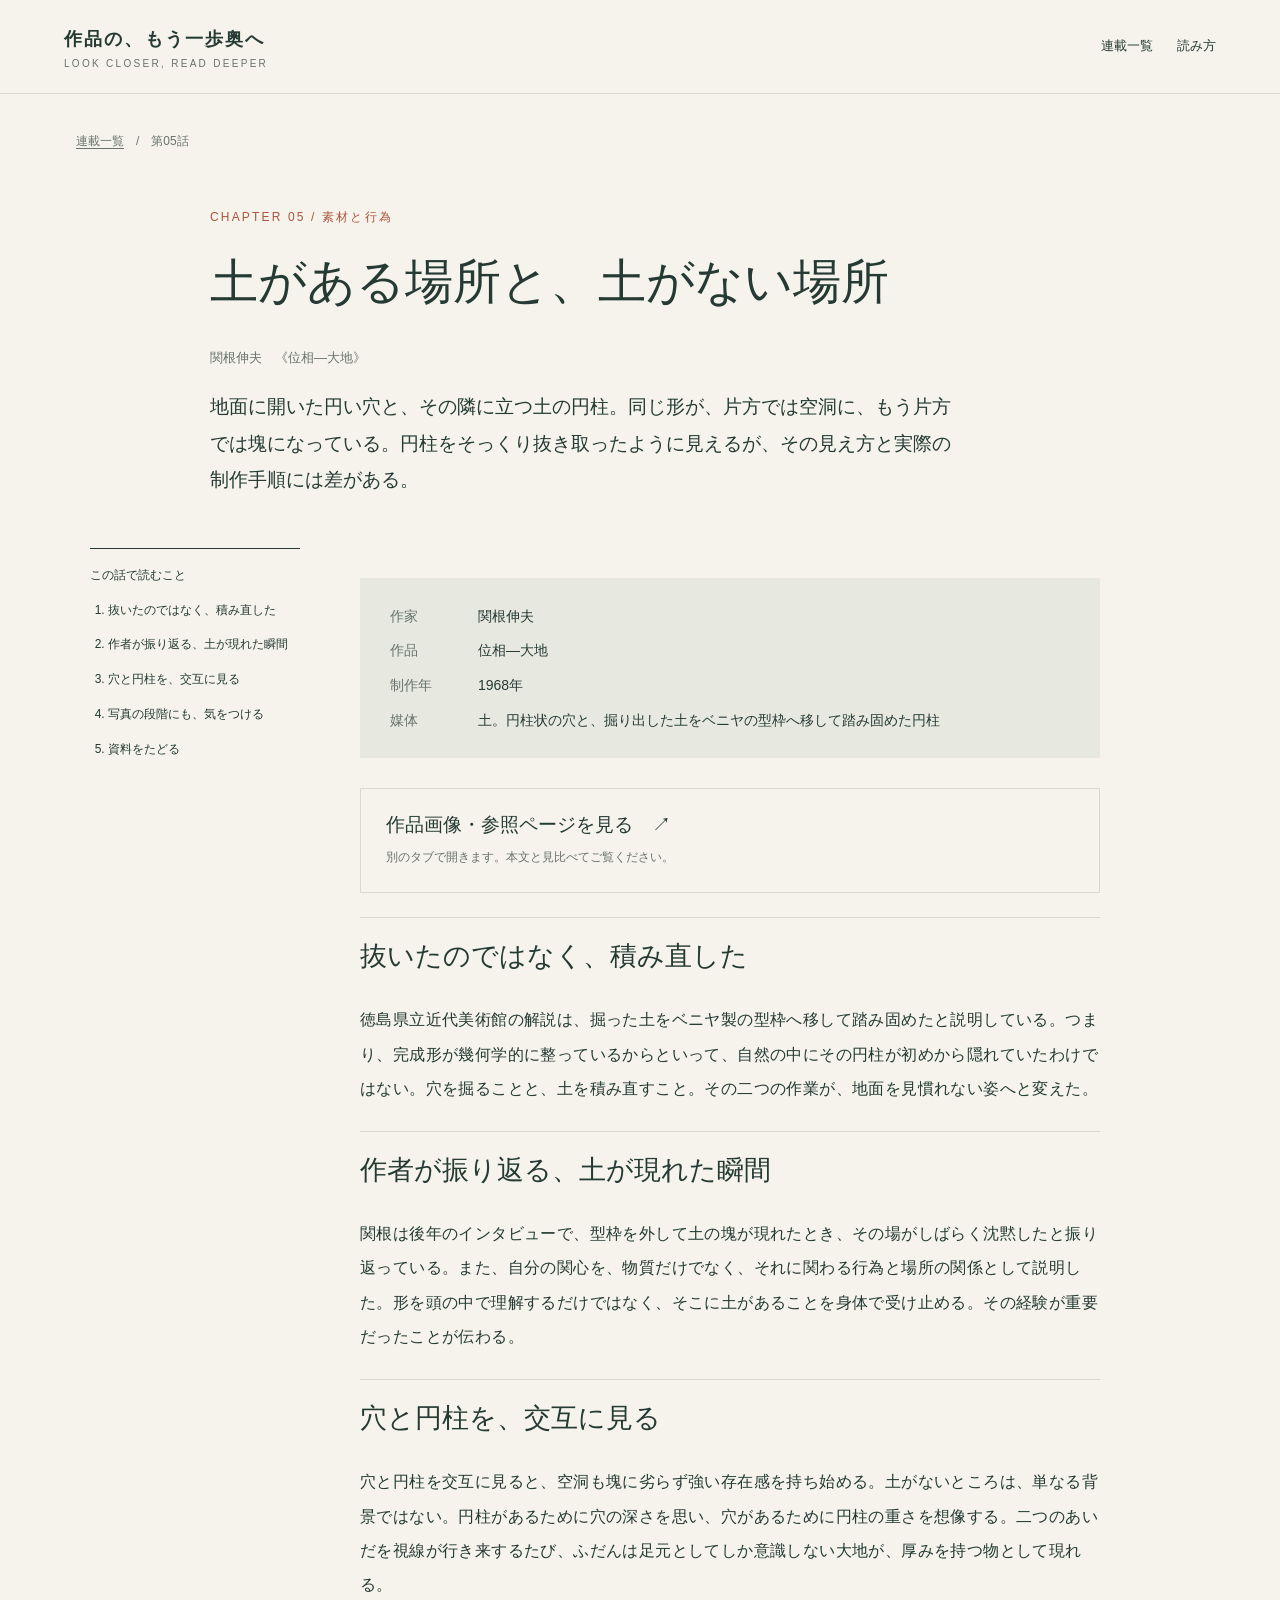
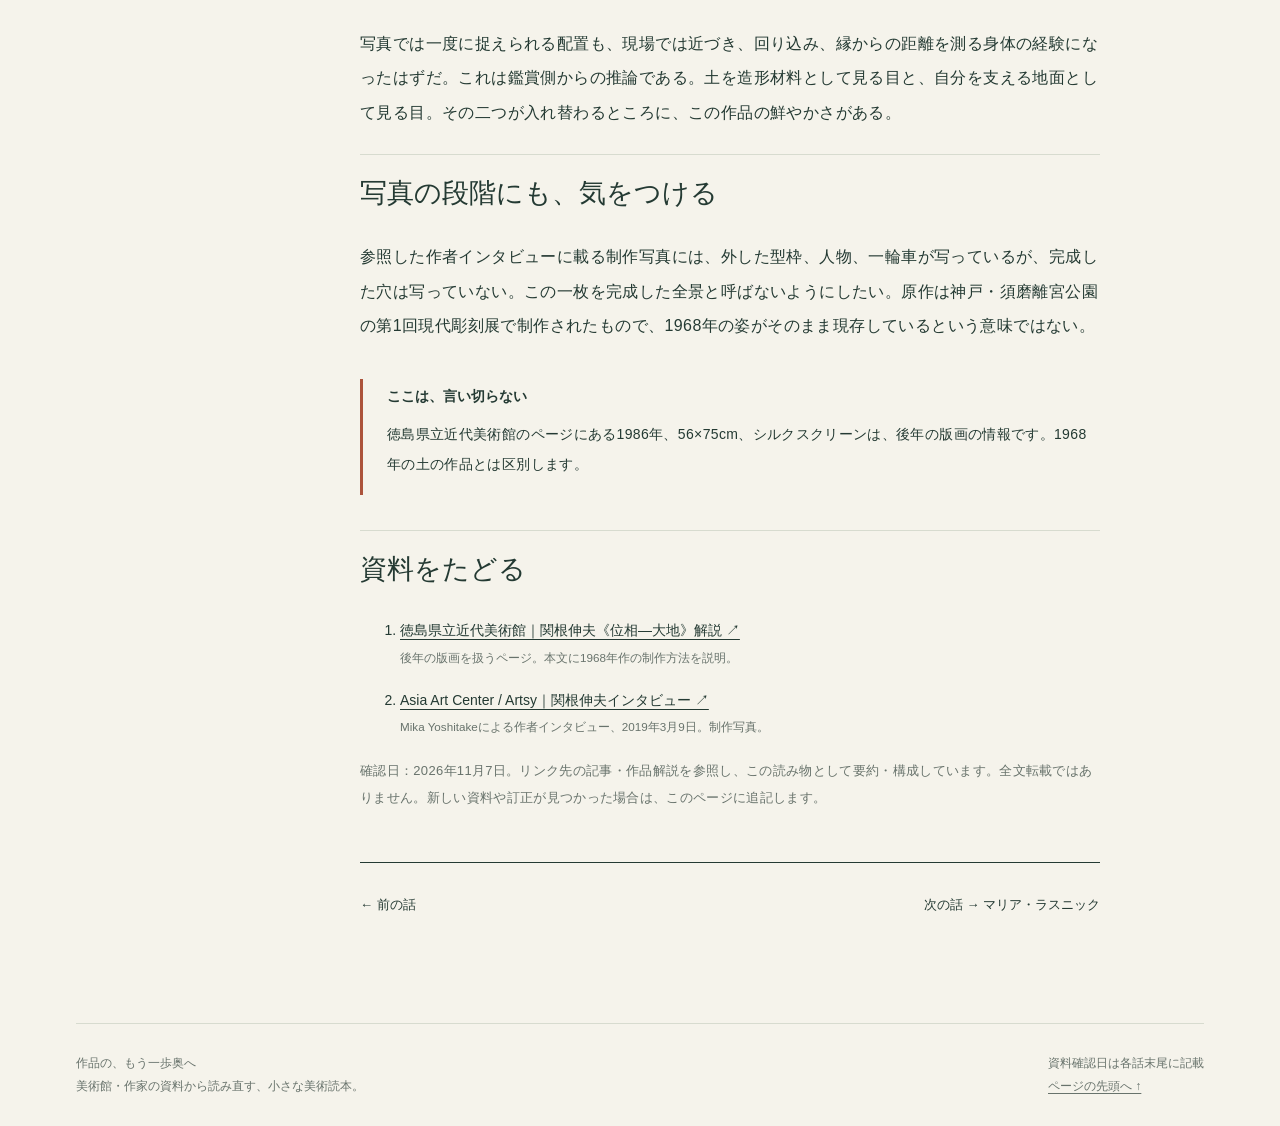
<file: articles/sekine-phase-earth.html>
<!doctype html><html lang="ja"><head><meta charset="utf-8"><meta name="viewport" content="width=device-width,initial-scale=1"><meta name="theme-color" content="#243a33"><meta name="description" content="手・素材・身体・記憶をめぐる美術の読み物。公式資料をたどり、作品をもう一度見るための連載。"><title>土がある場所と、土がない場所 | 作品の、もう一歩奥へ</title><link rel="stylesheet" href="../style.css"><link rel="icon" href="data:image/svg+xml,%3Csvg xmlns='http://www.w3.org/2000/svg' viewBox='0 0 64 64'%3E%3Crect width='64' height='64' rx='12' fill='%23243a33'/%3E%3Cpath d='M17 14v36m15-36v36m15-36v36' stroke='%23f5f3eb' stroke-width='2'/%3E%3C/svg%3E"></head><body id="top"><header><a class="brand" href="../">作品の、もう一歩奥へ<small>LOOK CLOSER, READ DEEPER</small></a><nav aria-label="主要ナビゲーション"><a href="../#series">連載一覧</a><a href="../#about">読み方</a></nav></header><main class="wrap"><div class="breadcrumbs"><a href="../#series">連載一覧</a>　/　第05話</div><section class="article-top"><div class="eyebrow">Chapter 05 / 素材と行為</div><h1>土がある場所と、土がない場所</h1><div class="artist">関根伸夫　《位相—大地》</div><p class="lead">地面に開いた円い穴と、その隣に立つ土の円柱。同じ形が、片方では空洞に、もう片方では塊になっている。円柱をそっくり抜き取ったように見えるが、その見え方と実際の制作手順には差がある。</p></section><div class="article-layout"><aside class="toc" aria-label="この記事の目次">この話で読むこと<ol><li><a href="#s0">抜いたのではなく、積み直した</a></li><li><a href="#s1">作者が振り返る、土が現れた瞬間</a></li><li><a href="#s2">穴と円柱を、交互に見る</a></li><li><a href="#s3">写真の段階にも、気をつける</a></li><li><a href="#sources">資料をたどる</a></li></ol></aside><article class="reading"><div class="art-facts"><dl><dt>作家</dt><dd>関根伸夫</dd><dt>作品</dt><dd>位相—大地</dd><dt>制作年</dt><dd>1968年</dd><dt>媒体</dt><dd>土。円柱状の穴と、掘り出した土をベニヤの型枠へ移して踏み固めた円柱</dd></dl></div><a class="art-link" href="https://www.artsy.net/article/asia-art-center-pioneers-mika-yoshitake-art-nobuo-sekinenobuo-sekine" target="_blank" rel="noopener noreferrer"><strong>作品画像・参照ページを見る　↗</strong><small>別のタブで開きます。本文と見比べてご覧ください。</small></a><section id="s0"><h2>抜いたのではなく、積み直した</h2><p>徳島県立近代美術館の解説は、掘った土をベニヤ製の型枠へ移して踏み固めたと説明している。つまり、完成形が幾何学的に整っているからといって、自然の中にその円柱が初めから隠れていたわけではない。穴を掘ることと、土を積み直すこと。その二つの作業が、地面を見慣れない姿へと変えた。</p></section><section id="s1"><h2>作者が振り返る、土が現れた瞬間</h2><p>関根は後年のインタビューで、型枠を外して土の塊が現れたとき、その場がしばらく沈黙したと振り返っている。また、自分の関心を、物質だけでなく、それに関わる行為と場所の関係として説明した。形を頭の中で理解するだけではなく、そこに土があることを身体で受け止める。その経験が重要だったことが伝わる。</p></section><section id="s2"><h2>穴と円柱を、交互に見る</h2><p>穴と円柱を交互に見ると、空洞も塊に劣らず強い存在感を持ち始める。土がないところは、単なる背景ではない。円柱があるために穴の深さを思い、穴があるために円柱の重さを想像する。二つのあいだを視線が行き来するたび、ふだんは足元としてしか意識しない大地が、厚みを持つ物として現れる。</p><p>写真では一度に捉えられる配置も、現場では近づき、回り込み、縁からの距離を測る身体の経験になったはずだ。これは鑑賞側からの推論である。土を造形材料として見る目と、自分を支える地面として見る目。その二つが入れ替わるところに、この作品の鮮やかさがある。</p></section><section id="s3"><h2>写真の段階にも、気をつける</h2><p>参照した作者インタビューに載る制作写真には、外した型枠、人物、一輪車が写っているが、完成した穴は写っていない。この一枚を完成した全景と呼ばないようにしたい。原作は神戸・須磨離宮公園の第1回現代彫刻展で制作されたもので、1968年の姿がそのまま現存しているという意味ではない。</p></section><aside class="caution"><h3>ここは、言い切らない</h3><p>徳島県立近代美術館のページにある1986年、56×75cm、シルクスクリーンは、後年の版画の情報です。1968年の土の作品とは区別します。</p></aside><section id="sources"><h2>資料をたどる</h2><ol class="sources"><li><a href="https://art.bunmori.tokushima.jp/text/yomi/1130361_1.html" target="_blank" rel="noopener noreferrer">徳島県立近代美術館｜関根伸夫《位相—大地》解説 ↗</a><small>後年の版画を扱うページ。本文に1968年作の制作方法を説明。</small></li><li><a href="https://www.artsy.net/article/asia-art-center-pioneers-mika-yoshitake-art-nobuo-sekinenobuo-sekine" target="_blank" rel="noopener noreferrer">Asia Art Center / Artsy｜関根伸夫インタビュー ↗</a><small>Mika Yoshitakeによる作者インタビュー、2019年3月9日。制作写真。</small></li></ol><p class="closing">確認日：2026年11月7日。リンク先の記事・作品解説を参照し、この読み物として要約・構成しています。全文転載ではありません。新しい資料や訂正が見つかった場合は、このページに追記します。</p></section><nav class="next-links" aria-label="前後の記事"><a href="penone-growth.html">← 前の話</a><a href="lassnig-expressive-self.html">次の話 → マリア・ラスニック</a></nav></article></div><footer class="footer"><span>作品の、もう一歩奥へ<br>美術館・作家の資料から読み直す、小さな美術読本。</span><span>資料確認日は各話末尾に記載<br><a href="#top" class="backtop">ページの先頭へ ↑</a></span></footer></main><script src="../app.js"></script></body></html>
</file>
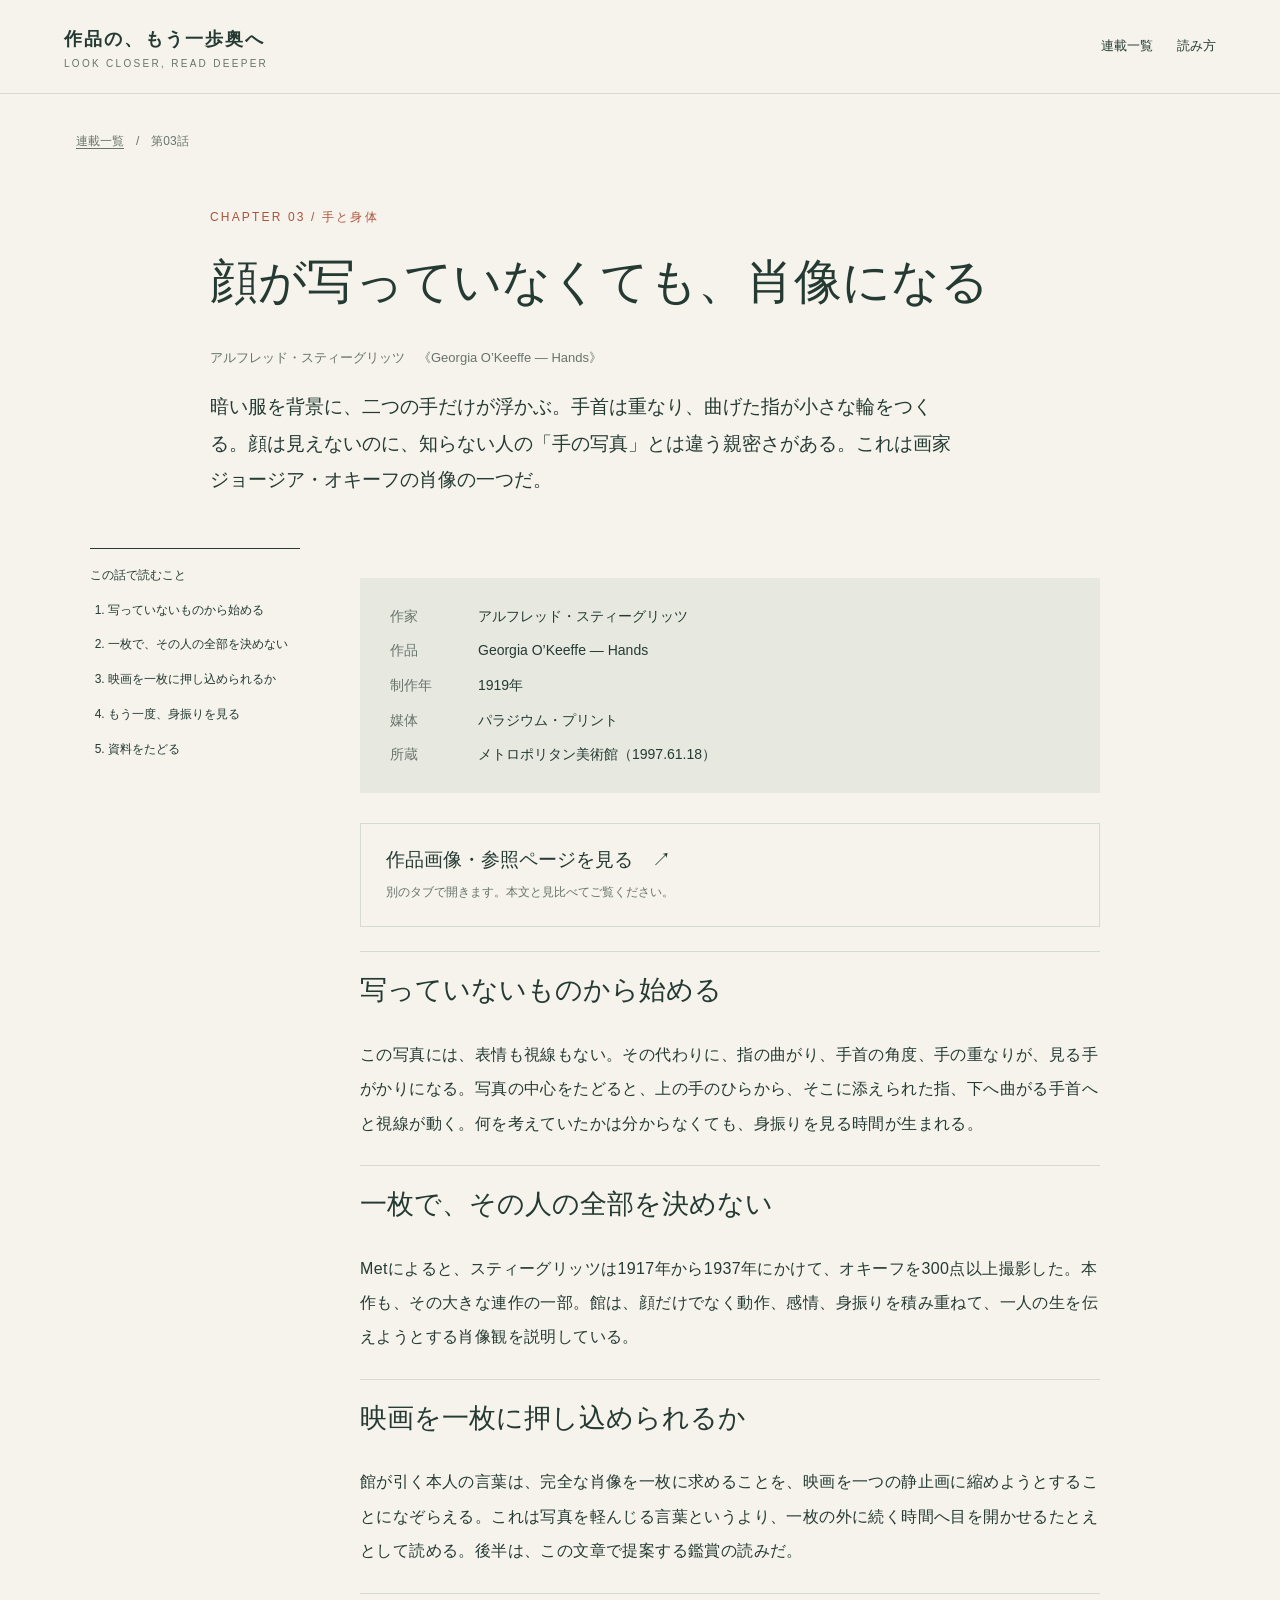
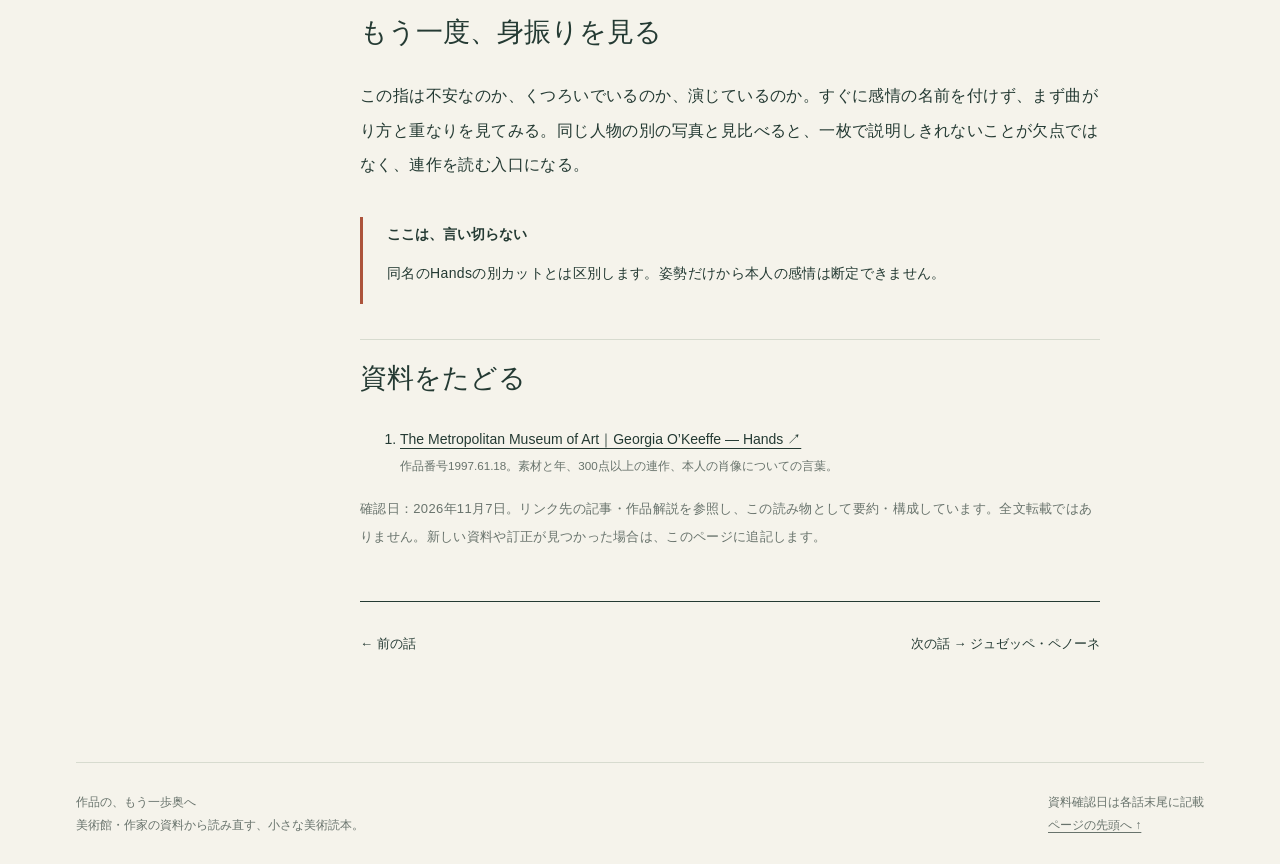
<file: articles/stieglitz-okeeffe-hands.html>
<!doctype html><html lang="ja"><head><meta charset="utf-8"><meta name="viewport" content="width=device-width,initial-scale=1"><meta name="theme-color" content="#243a33"><meta name="description" content="手・素材・身体・記憶をめぐる美術の読み物。公式資料をたどり、作品をもう一度見るための連載。"><title>顔が写っていなくても、肖像になる | 作品の、もう一歩奥へ</title><link rel="stylesheet" href="../style.css"><link rel="icon" href="data:image/svg+xml,%3Csvg xmlns='http://www.w3.org/2000/svg' viewBox='0 0 64 64'%3E%3Crect width='64' height='64' rx='12' fill='%23243a33'/%3E%3Cpath d='M17 14v36m15-36v36m15-36v36' stroke='%23f5f3eb' stroke-width='2'/%3E%3C/svg%3E"></head><body id="top"><header><a class="brand" href="../">作品の、もう一歩奥へ<small>LOOK CLOSER, READ DEEPER</small></a><nav aria-label="主要ナビゲーション"><a href="../#series">連載一覧</a><a href="../#about">読み方</a></nav></header><main class="wrap"><div class="breadcrumbs"><a href="../#series">連載一覧</a>　/　第03話</div><section class="article-top"><div class="eyebrow">Chapter 03 / 手と身体</div><h1>顔が写っていなくても、肖像になる</h1><div class="artist">アルフレッド・スティーグリッツ　《Georgia O’Keeffe — Hands》</div><p class="lead">暗い服を背景に、二つの手だけが浮かぶ。手首は重なり、曲げた指が小さな輪をつくる。顔は見えないのに、知らない人の「手の写真」とは違う親密さがある。これは画家ジョージア・オキーフの肖像の一つだ。</p></section><div class="article-layout"><aside class="toc" aria-label="この記事の目次">この話で読むこと<ol><li><a href="#s0">写っていないものから始める</a></li><li><a href="#s1">一枚で、その人の全部を決めない</a></li><li><a href="#s2">映画を一枚に押し込められるか</a></li><li><a href="#s3">もう一度、身振りを見る</a></li><li><a href="#sources">資料をたどる</a></li></ol></aside><article class="reading"><div class="art-facts"><dl><dt>作家</dt><dd>アルフレッド・スティーグリッツ</dd><dt>作品</dt><dd>Georgia O’Keeffe — Hands</dd><dt>制作年</dt><dd>1919年</dd><dt>媒体</dt><dd>パラジウム・プリント</dd><dt>所蔵</dt><dd>メトロポリタン美術館（1997.61.18）</dd></dl></div><a class="art-link" href="https://www.metmuseum.org/art/collection/search/271617" target="_blank" rel="noopener noreferrer"><strong>作品画像・参照ページを見る　↗</strong><small>別のタブで開きます。本文と見比べてご覧ください。</small></a><section id="s0"><h2>写っていないものから始める</h2><p>この写真には、表情も視線もない。その代わりに、指の曲がり、手首の角度、手の重なりが、見る手がかりになる。写真の中心をたどると、上の手のひらから、そこに添えられた指、下へ曲がる手首へと視線が動く。何を考えていたかは分からなくても、身振りを見る時間が生まれる。</p></section><section id="s1"><h2>一枚で、その人の全部を決めない</h2><p>Metによると、スティーグリッツは1917年から1937年にかけて、オキーフを300点以上撮影した。本作も、その大きな連作の一部。館は、顔だけでなく動作、感情、身振りを積み重ねて、一人の生を伝えようとする肖像観を説明している。</p></section><section id="s2"><h2>映画を一枚に押し込められるか</h2><p>館が引く本人の言葉は、完全な肖像を一枚に求めることを、映画を一つの静止画に縮めようとすることになぞらえる。これは写真を軽んじる言葉というより、一枚の外に続く時間へ目を開かせるたとえとして読める。後半は、この文章で提案する鑑賞の読みだ。</p></section><section id="s3"><h2>もう一度、身振りを見る</h2><p>この指は不安なのか、くつろいでいるのか、演じているのか。すぐに感情の名前を付けず、まず曲がり方と重なりを見てみる。同じ人物の別の写真と見比べると、一枚で説明しきれないことが欠点ではなく、連作を読む入口になる。</p></section><aside class="caution"><h3>ここは、言い切らない</h3><p>同名のHandsの別カットとは区別します。姿勢だけから本人の感情は断定できません。</p></aside><section id="sources"><h2>資料をたどる</h2><ol class="sources"><li><a href="https://www.metmuseum.org/art/collection/search/271617" target="_blank" rel="noopener noreferrer">The Metropolitan Museum of Art｜Georgia O’Keeffe — Hands ↗</a><small>作品番号1997.61.18。素材と年、300点以上の連作、本人の肖像についての言葉。</small></li></ol><p class="closing">確認日：2026年11月7日。リンク先の記事・作品解説を参照し、この読み物として要約・構成しています。全文転載ではありません。新しい資料や訂正が見つかった場合は、このページに追記します。</p></section><nav class="next-links" aria-label="前後の記事"><a href="rodin-cathedral.html">← 前の話</a><a href="penone-growth.html">次の話 → ジュゼッペ・ペノーネ</a></nav></article></div><footer class="footer"><span>作品の、もう一歩奥へ<br>美術館・作家の資料から読み直す、小さな美術読本。</span><span>資料確認日は各話末尾に記載<br><a href="#top" class="backtop">ページの先頭へ ↑</a></span></footer></main><script src="../app.js"></script></body></html>
</file>
<file: style.css>
:root{--paper:#f5f3eb;--ink:#243a33;--muted:#68736c;--line:#d7dbcf;--accent:#ac533b;--serif:'Hiragino Mincho ProN','Yu Mincho',serif;--sans:-apple-system,BlinkMacSystemFont,'Hiragino Kaku Gothic ProN','Yu Gothic',sans-serif}*{box-sizing:border-box}html{scroll-behavior:smooth;scroll-padding-top:100px}body{margin:0;background:var(--paper);color:var(--ink);font:16px/1.9 var(--sans)}a{color:inherit;text-underline-offset:.25em}button,input{font:inherit}a:focus-visible,button:focus-visible,input:focus-visible{outline:3px solid var(--accent);outline-offset:5px}header{border-bottom:1px solid var(--line);padding:22px max(24px,5vw);display:flex;align-items:center;justify-content:space-between;gap:24px;background:var(--paper)}.brand{text-decoration:none;font-weight:650;font-size:18px;letter-spacing:.12em}.brand small{display:block;font:10px/1.5 var(--sans);letter-spacing:.23em;color:var(--muted)}nav{display:flex;gap:24px;font-size:13px}nav a{text-decoration:none}.wrap{max-width:1200px;margin:auto;padding:0 36px}.eyebrow{font:12px/1.5 var(--sans);letter-spacing:.18em;color:var(--accent);text-transform:uppercase}.hero{padding:90px 0 75px;display:grid;grid-template-columns:1.2fr .8fr;gap:60px;align-items:center}.hero h1{font:500 clamp(35px,4.3vw,60px)/1.6 var(--serif);letter-spacing:.04em;margin:20px 0 24px}.hero p{max-width:540px;font-size:15px}.hero-art{min-height:350px;position:relative;display:flex;align-items:center;justify-content:center;border-radius:50% 50% 2px 2px;background:#dfe2d6;overflow:hidden}.hero-art img{width:100%;height:400px;object-fit:cover;object-position:center}.hero-art .type-art{font:500 110px/1.2 var(--serif);color:#687c69;writing-mode:vertical-rl;letter-spacing:.12em;padding:50px}.hero-art figcaption{position:absolute;bottom:0;left:0;right:0;background:#f5f3ebeb;padding:8px 15px;font-size:10px}.hero figure{margin:0}.button{display:inline-block;text-decoration:none;border-bottom:1px solid var(--ink);padding:10px 0;letter-spacing:.06em;font-size:14px;margin-top:15px}.section-title{display:flex;align-items:baseline;justify-content:space-between;gap:20px;border-bottom:1px solid var(--ink);padding-bottom:17px;margin:24px 0 0}.section-title h2{font:500 27px/1.5 var(--serif);margin:0}.section-title span{font-size:12px;color:var(--muted)}.intro-note{font-size:14px;max-width:850px;margin:24px 0}.tools{display:flex;flex-wrap:wrap;gap:10px;margin:28px 0}.tools input{border:1px solid var(--line);background:transparent;padding:10px 16px;min-width:260px;flex:1;border-radius:3px;color:var(--ink)}.filter{border:1px solid var(--line);background:transparent;color:var(--ink);padding:9px 17px;border-radius:30px;cursor:pointer}.filter[aria-pressed=true]{background:var(--ink);color:var(--paper)}.entries{display:grid;grid-template-columns:1fr 1fr;column-gap:45px}.entry{display:grid;grid-template-columns:40px 1fr;gap:20px;padding:35px 0;border-bottom:1px solid var(--line)}.entry[hidden]{display:none}.num{font:italic 23px/1.5 Georgia,serif;color:var(--accent)}.entry h3{font:500 23px/1.6 var(--serif);margin:5px 0 12px}.entry h3 a{text-decoration:none}.entry h3 a:hover{text-decoration:underline}.entry .artist{font-size:12px;color:var(--muted);letter-spacing:.04em}.entry p{font-size:14px;margin:12px 0}.entry .meta{font-size:11px;color:var(--muted)}.guide{margin:80px 0;background:#e6e9de;padding:35px 40px;display:grid;grid-template-columns:1fr 2fr;gap:40px}.guide h2{font:500 25px/1.7 var(--serif);margin:0}.guide p{font-size:14px;margin:0 0 10px}.guide strong{font-weight:600}.footer{margin-top:75px;padding:28px 0;border-top:1px solid var(--line);font-size:12px;color:var(--muted);display:flex;justify-content:space-between;gap:20px}.breadcrumbs{font-size:12px;color:var(--muted);margin-top:36px}.article-top{max-width:860px;margin:55px auto 40px}.article-top h1{font:500 clamp(32px,4vw,48px)/1.6 var(--serif);margin:18px 0 25px}.article-top .lead{font:400 19px/1.9 var(--serif);max-width:750px}.article-top .artist{font-size:13px;color:var(--muted)}.article-layout{display:grid;grid-template-columns:210px minmax(0,740px);gap:60px;max-width:1100px;margin:50px auto}.toc{align-self:start;position:sticky;top:30px;font-size:12px;border-top:1px solid var(--ink);padding-top:15px}.toc ol{padding-left:18px}.toc li{margin:12px 0}.toc a{text-decoration:none}.reading h2{font:500 27px/1.65 var(--serif);margin:52px 0 25px;padding-top:16px;border-top:1px solid var(--line)}.reading p{font-size:16px;line-height:2.15;letter-spacing:.025em;margin:0 0 24px}.reading h2:first-child{margin-top:0}.art-facts{background:#e7e9e0;padding:25px 30px;margin:30px 0;font-size:14px}.art-facts dl{display:grid;grid-template-columns:5em 1fr;gap:8px 18px;margin:0}.art-facts dt{color:var(--muted)}.art-facts dd{margin:0}.art-link{display:block;border:1px solid var(--line);padding:20px 25px;text-decoration:none;margin:24px 0}.art-link strong{display:block;font:500 19px/1.7 var(--serif)}.art-link small{font-size:12px;color:var(--muted)}.caution{border-left:3px solid var(--accent);padding:4px 0 4px 24px;margin:35px 0}.caution h3{font-size:14px;margin:0 0 10px}.caution p{font-size:14px;margin:0 0 12px}.sources{font-size:14px}.sources li{margin:18px 0;overflow-wrap:anywhere}.sources small{display:block;color:var(--muted);margin-top:3px}.closing{font-size:13px!important;color:var(--muted)}.next-links{display:flex;justify-content:space-between;gap:25px;border-top:1px solid var(--ink);padding:30px 0;margin-top:50px;font-size:13px}.work-image{margin:32px 0}.work-image img{display:block;width:100%;max-height:650px;object-fit:contain;background:#e8e5db}.work-image figcaption{font-size:11px;color:var(--muted);margin-top:10px}.empty{padding:30px 0}.backtop{font-size:12px} @media(max-width:780px){header{padding:18px 22px}.brand{font-size:16px}nav{gap:15px;font-size:12px}.wrap{padding:0 23px}.hero{padding:45px 0 40px;grid-template-columns:1fr;gap:24px}.hero h1{font-size:35px;margin-top:12px}.hero-art{min-height:230px;max-height:280px;border-radius:120px 120px 2px 2px}.hero-art img{height:280px;object-fit:contain}.hero-art .type-art{writing-mode:horizontal-tb;font-size:70px;padding:45px}.entries{grid-template-columns:1fr}.entry{padding:28px 0;grid-template-columns:30px 1fr;gap:13px}.entry h3{font-size:23px}.guide{grid-template-columns:1fr;gap:20px;padding:28px 25px;margin:50px 0}.section-title h2{font-size:23px}.section-title span{font-size:10px}.article-top{margin:35px 0}.article-top h1{font-size:32px}.article-top .lead{font-size:18px}.article-layout{display:block;margin-top:25px}.toc{position:static;padding:15px 18px;background:#e7e9e0;margin-bottom:35px}.toc ol{columns:2;column-gap:30px}.toc li{break-inside:avoid}.reading p{line-height:2.1;font-size:16px}.reading h2{font-size:24px}.art-facts{padding:22px 20px}.footer{display:block;margin-top:45px}.footer span{display:block}.tools input{min-width:100%;width:100%}.filter{font-size:12px;padding:7px 13px}.next-links{font-size:12px}.caution{padding-left:18px}}@media(prefers-reduced-motion:reduce){html{scroll-behavior:auto}}@media print{header,.toc,.tools,.next-links,.backtop{display:none}.article-layout{display:block}.wrap{max-width:none}.reading p{font-size:11pt}.footer{margin-top:20px}body{background:white;color:black}}
/* The artwork is shown whole rather than cropped to a decorative arch. */
.hero-art:has(img){border-radius:2px;background:transparent;min-height:0;overflow:visible}.hero-art:has(img) img{height:470px;object-fit:contain;object-position:center}.hero-art:has(img) figcaption{position:static;background:transparent;padding:10px 0;text-align:center}.hero-art:has(img){display:block}.hero-art:has(img) img{box-shadow:0 12px 40px #243a3310}@media(max-width:780px){.hero-art:has(img){max-height:none}.hero-art:has(img) img{height:340px}}
</file>
